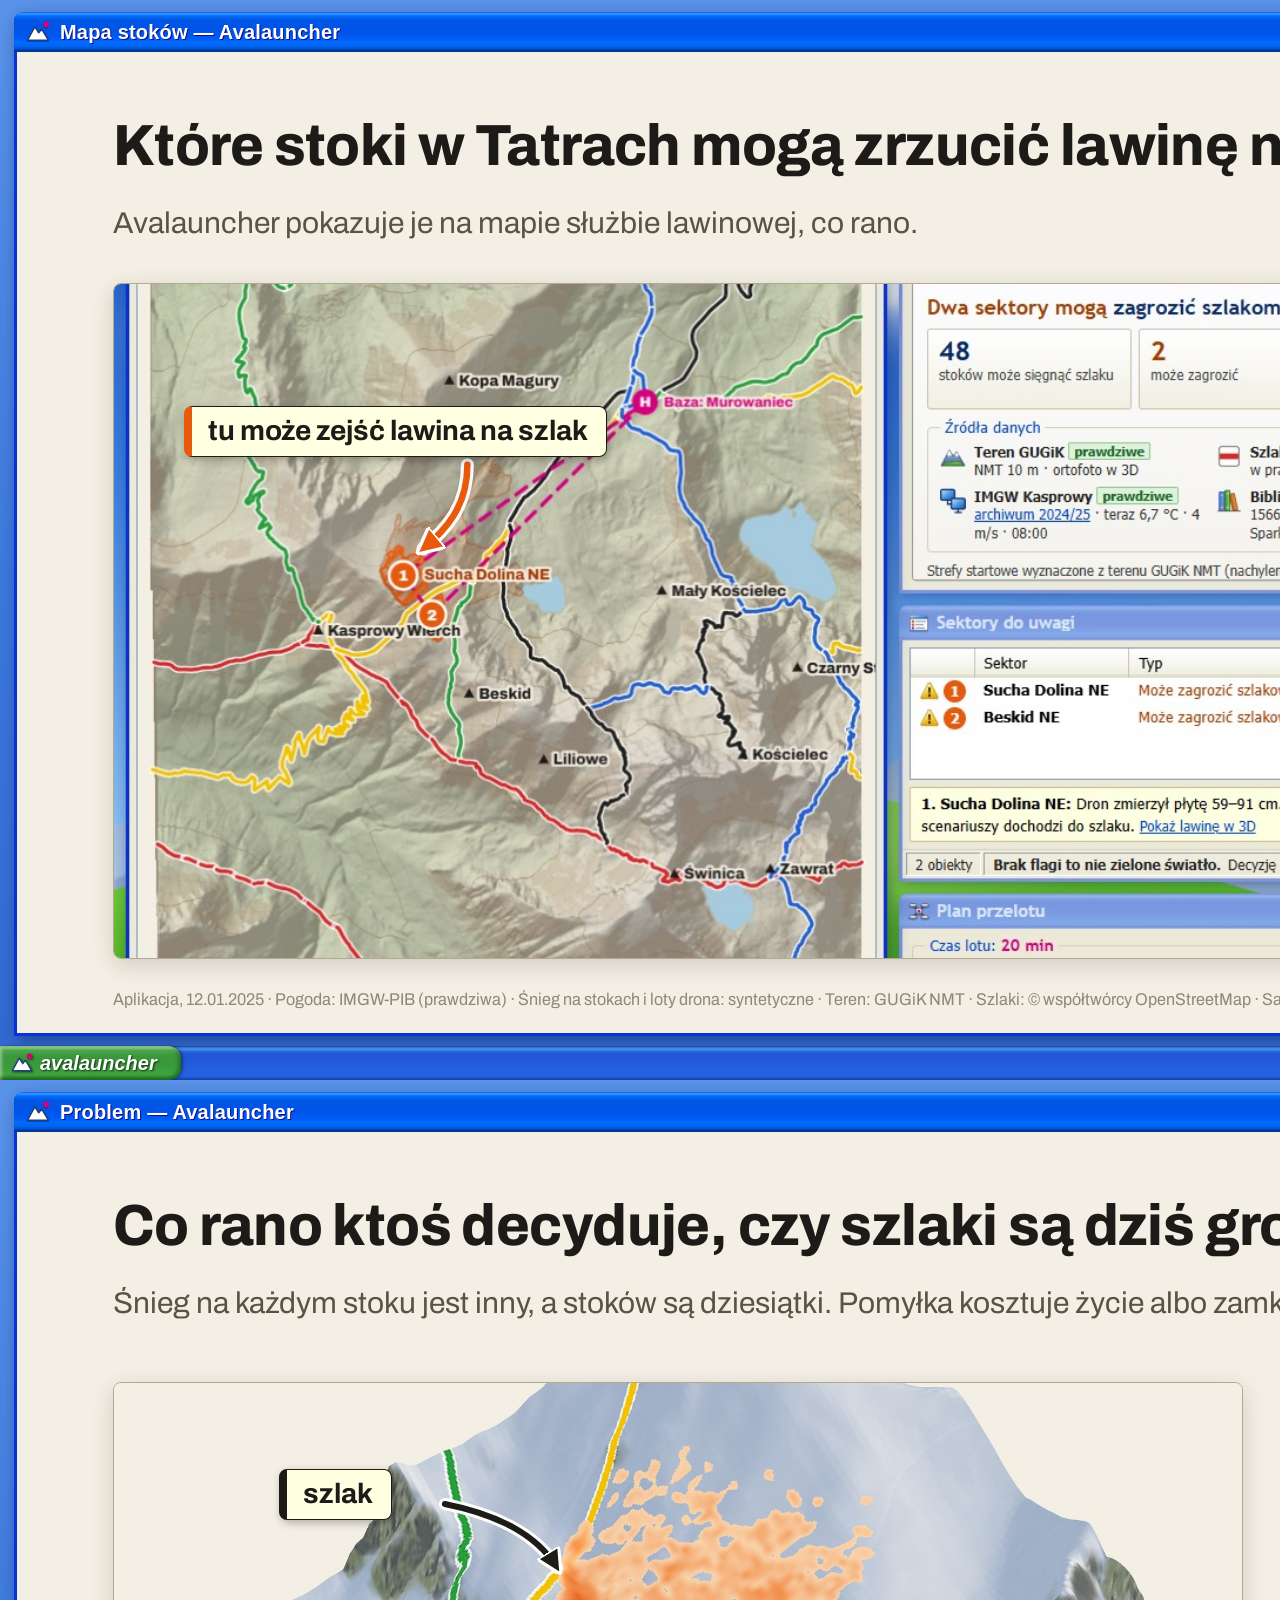
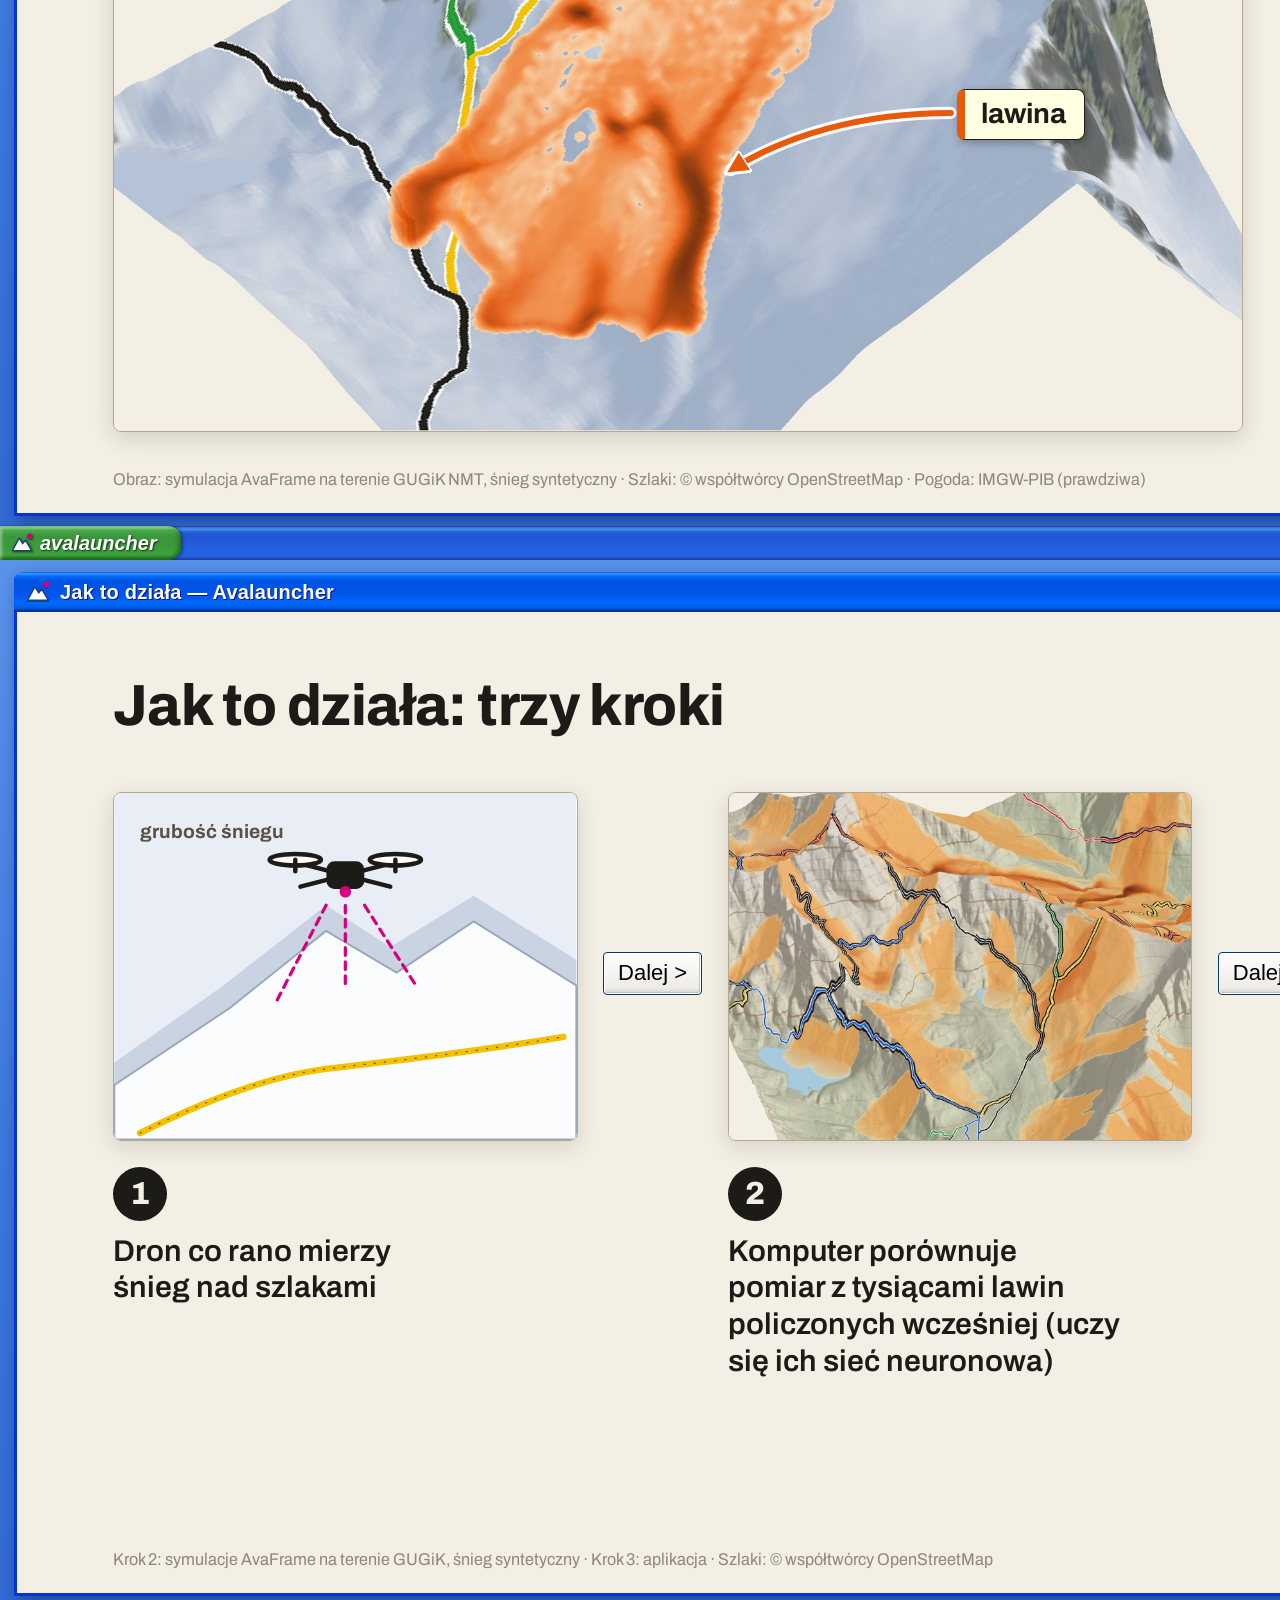
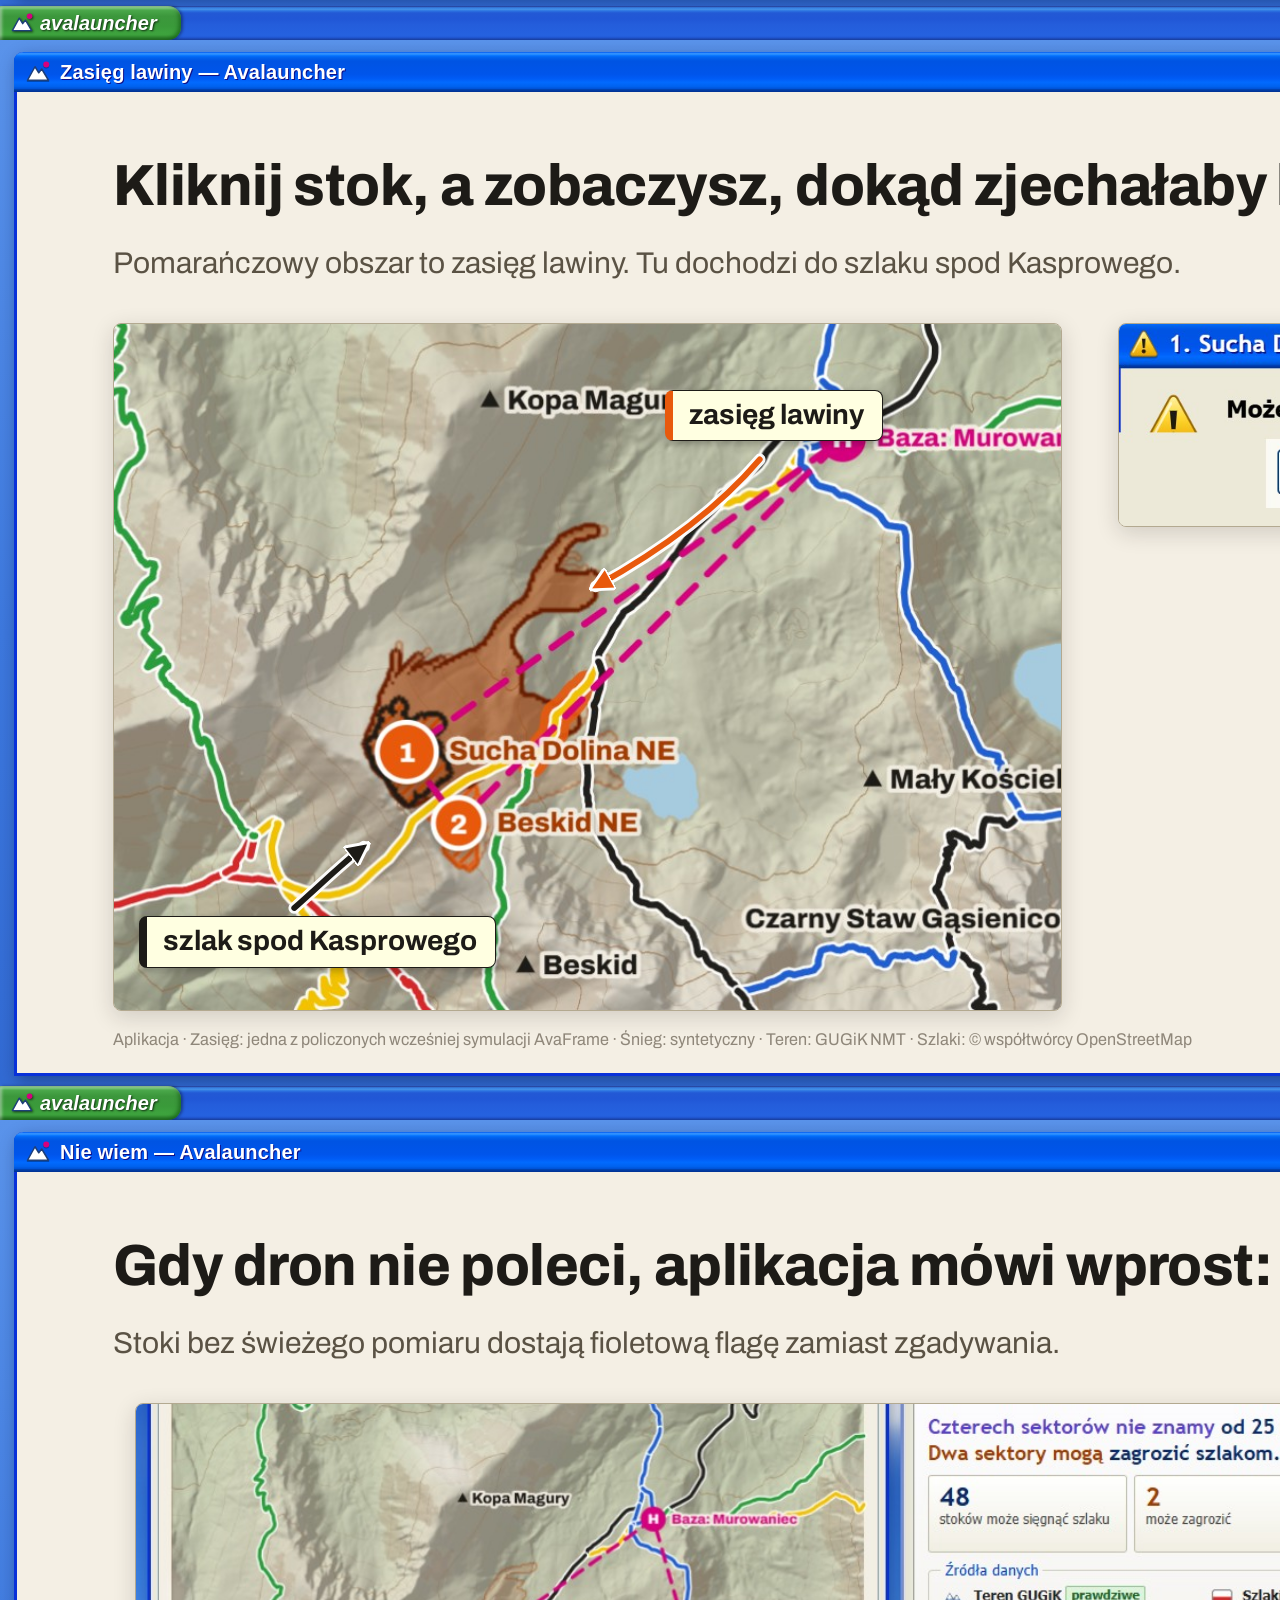
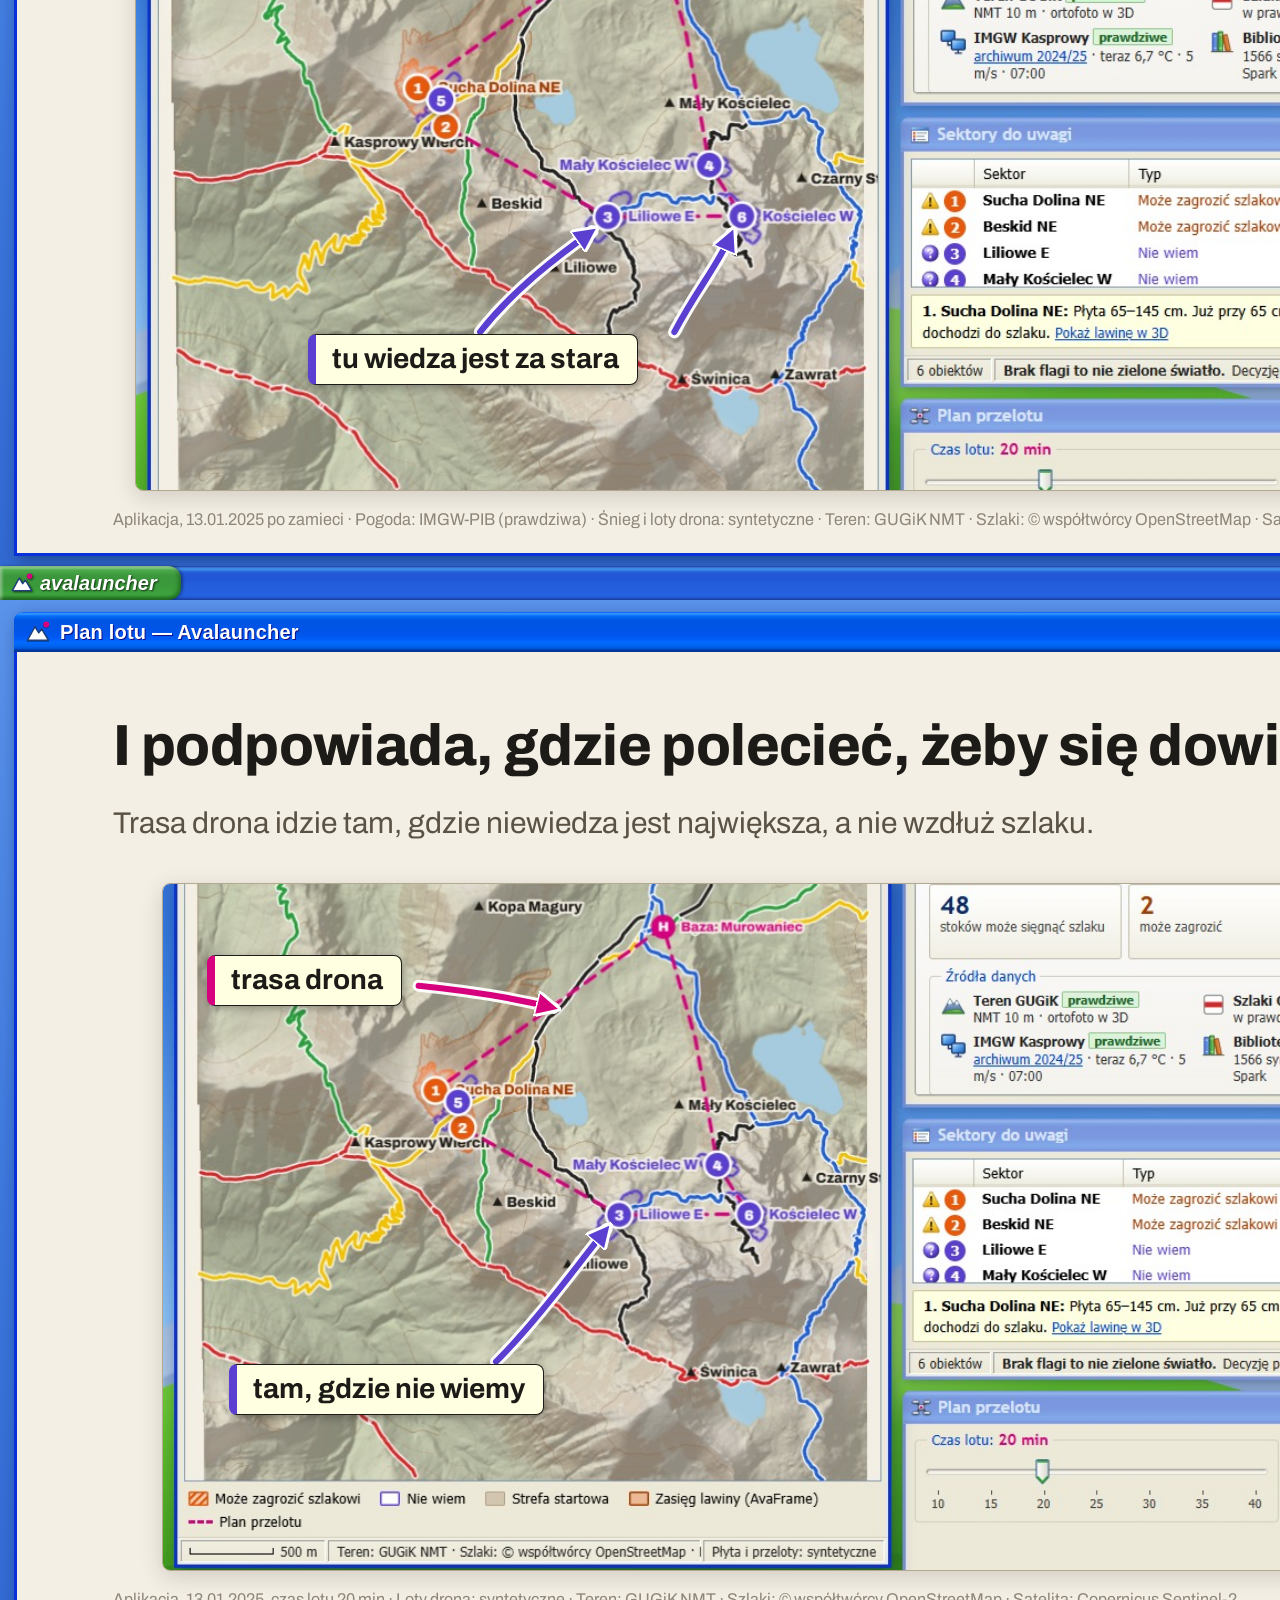
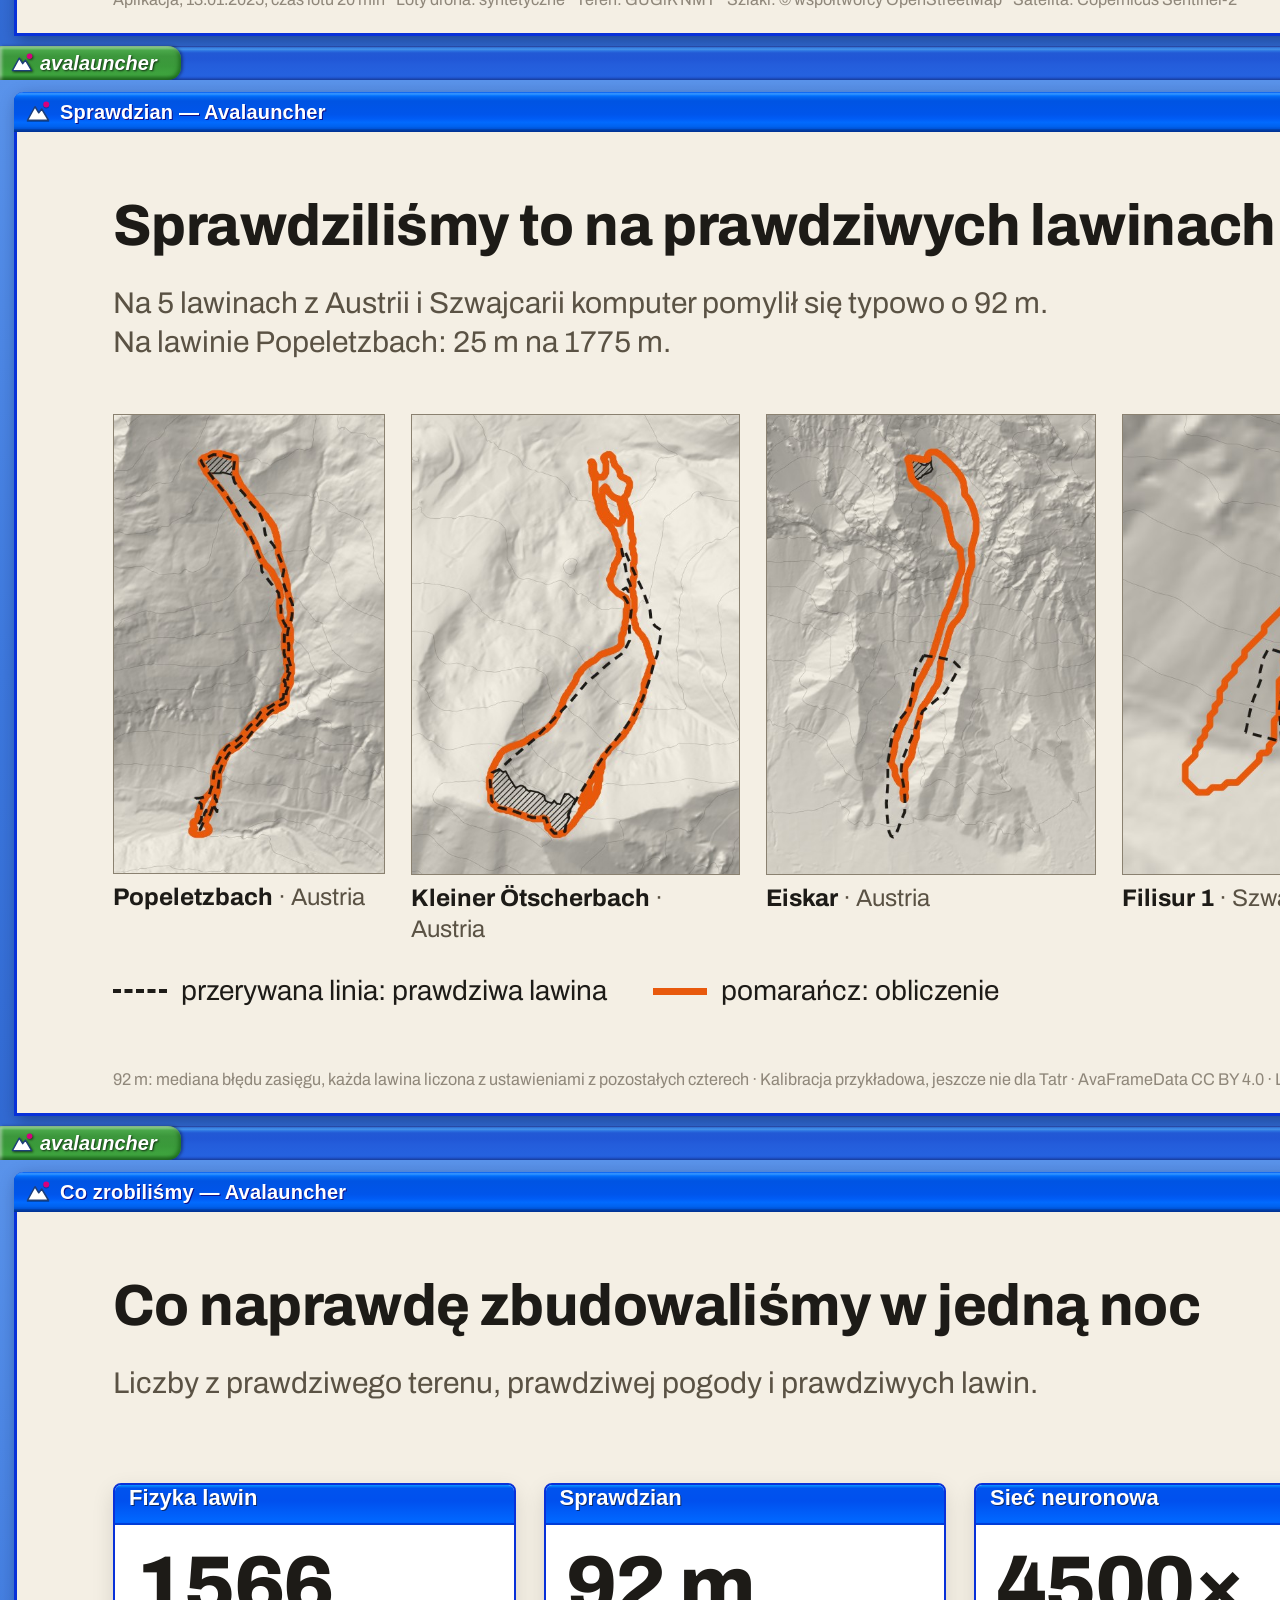
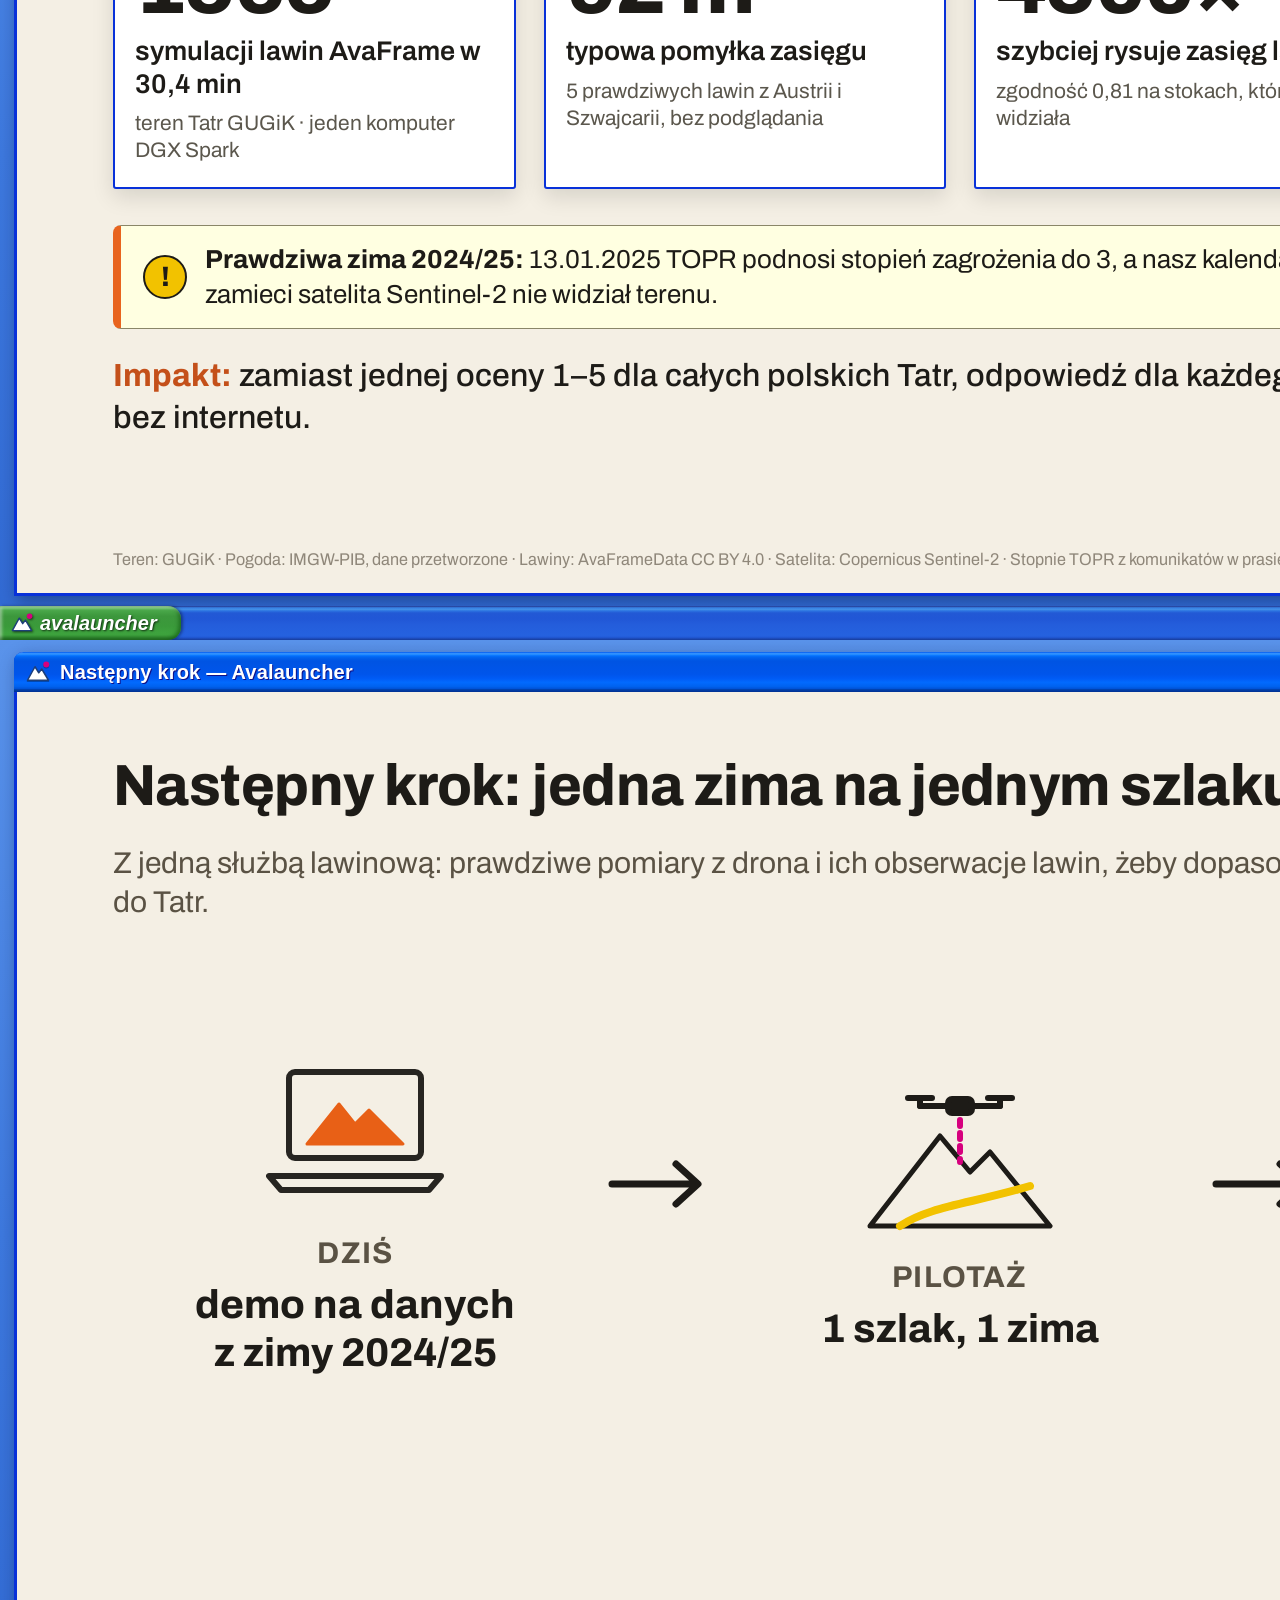
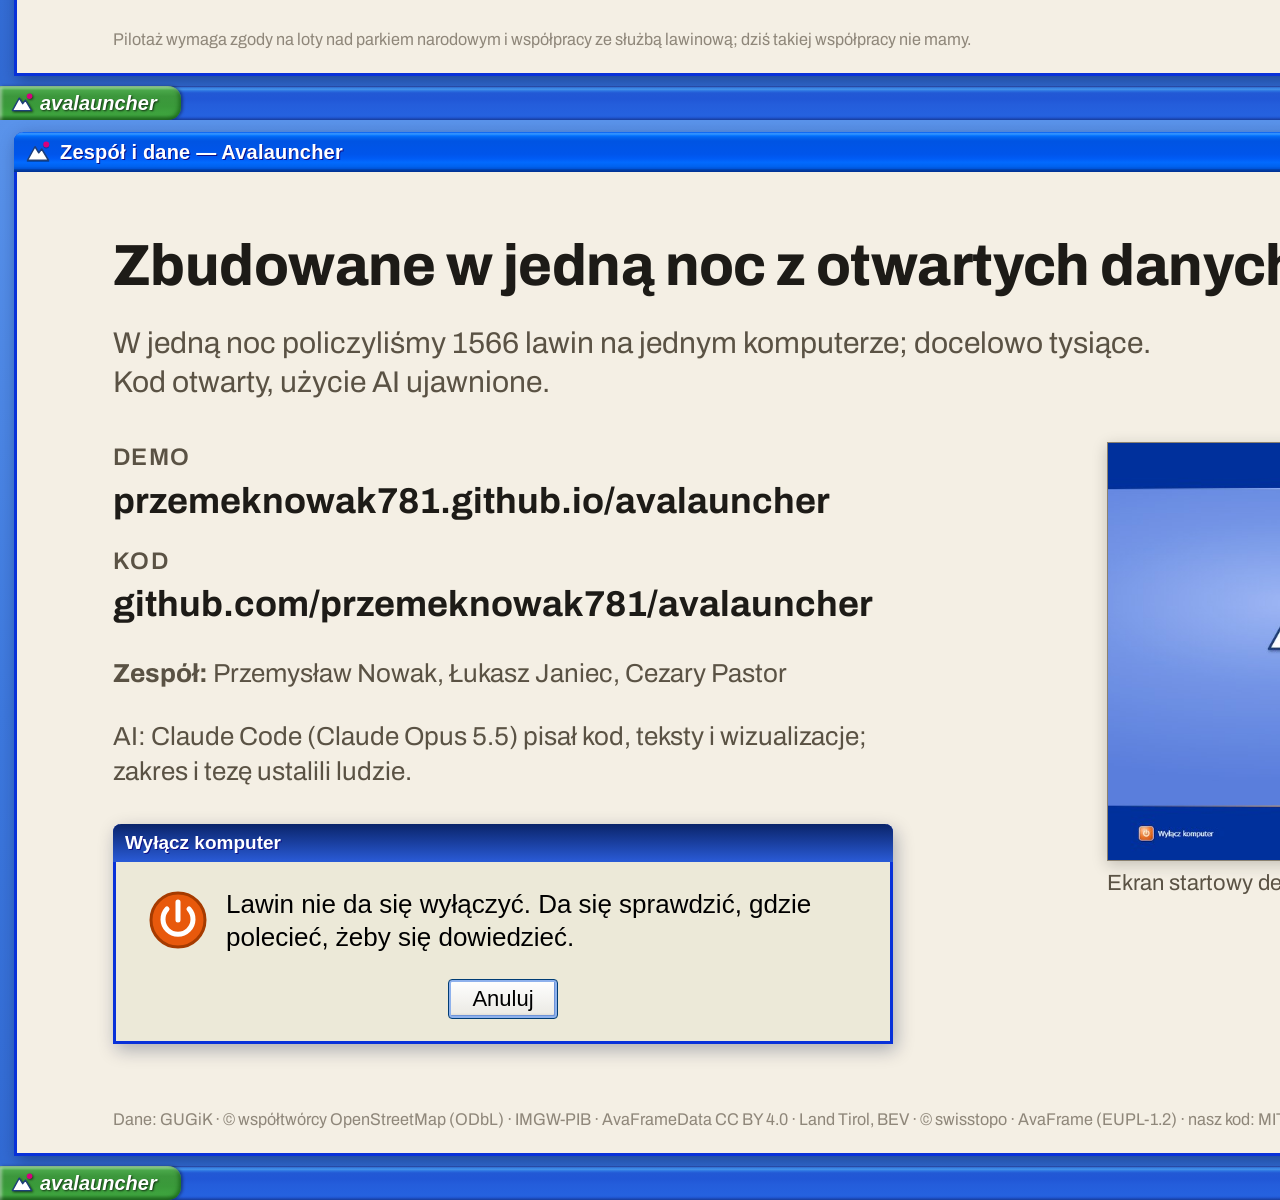
<file: deck/index.html>
<!doctype html>
<html lang="pl">
<head>
<meta charset="utf-8">
<meta name="viewport" content="width=1920">
<title>Avalauncher deck</title>
<style>
@font-face { font-family: "Archivo"; src: url("Archivo-var.ttf") format("truetype"); font-weight: 100 900; font-stretch: 62% 125%; font-display: block; }
@page { size: 1920px 1080px; margin: 0; }
:root {
  --paper: #f4efe4; --paper2: #ebe4d4; --ink: #1d1b17; --ink2: #5a5244;
  --hazard: #e8590c; --hazard-t: #a63b00; --unknown: #5b3fd1; --route: #d6007e;
  --luna: #0831d9; --muted: #8f877a;
  --xp-title: "Trebuchet MS", Tahoma, "Segoe UI", sans-serif;
}
* { box-sizing: border-box; -webkit-print-color-adjust: exact; print-color-adjust: exact; }
html, body { margin: 0; padding: 0; background: #2f64c9; }
body { font-family: "Archivo", sans-serif; color: var(--ink); font-size: 30px; line-height: 1.3; }
.slide { position: relative; width: 1920px; height: 1080px; overflow: hidden; break-inside: avoid;
  background: linear-gradient(180deg, #5a93ea 0%, #3d78dd 55%, #3169d2 100%); }
.slide:not(:last-child) { break-after: page; page-break-after: always; }

/* ---------- XP cues: one window, one taskbar ---------- */
.win { position: absolute; left: 14px; right: 14px; top: 12px; bottom: 44px; display: flex; flex-direction: column;
  background: var(--paper); border: 3px solid var(--luna); border-top: 0; border-radius: 9px 9px 0 0;
  box-shadow: 3px 5px 16px rgba(0, 20, 60, 0.40); }
.tbar { flex: none; height: 40px; margin: 0 -3px; padding: 0 7px 0 12px; display: flex; align-items: center; gap: 10px;
  border-radius: 9px 9px 0 0;
  background: linear-gradient(180deg, #0058ee 0%, #3593ff 4%, #288eff 6%, #127dff 8%, #036ffc 10%, #0262ee 14%, #0057e5 20%, #0054e3 24%, #0055eb 56%, #005bf5 66%, #026afe 76%, #0062ef 86%, #0052d6 92%, #0040ab 94%, #003092 100%); }
.tbar img { width: 24px; height: 24px; filter: drop-shadow(0 1px 0 rgba(0, 0, 0, 0.3)); }
.tbar .tt { flex: 1; font: 700 20px/1 var(--xp-title); color: #fff; text-shadow: 1px 1px 0 #0f1089; letter-spacing: 0.2px; white-space: nowrap; }
.tbtns { display: flex; gap: 3px; }
.tbtns i { width: 29px; height: 29px; border: 1px solid #fff; border-radius: 4px; position: relative;
  background: radial-gradient(circle at 90% 90%, #0054e9 0%, #2263d5 55%, #4479e4 70%, #a3bbec 90%, #fff 100%) no-repeat;
  box-shadow: inset 0 -1px 2px 1px #4646ff; }
.tbtns i::after { content: ""; position: absolute; inset: 0; background: center / 15px 15px no-repeat; }
.tbtns .mn::after { background-image: url("data:image/svg+xml,%3Csvg xmlns='http://www.w3.org/2000/svg' viewBox='0 0 12 12'%3E%3Crect x='2' y='8' width='6' height='2.2' fill='white'/%3E%3C/svg%3E"); }
.tbtns .mx::after { background-image: url("data:image/svg+xml,%3Csvg xmlns='http://www.w3.org/2000/svg' viewBox='0 0 12 12'%3E%3Crect x='2' y='2' width='8' height='8' fill='none' stroke='white' stroke-width='1.4'/%3E%3Crect x='2' y='2' width='8' height='2.4' fill='white'/%3E%3C/svg%3E"); }
.tbtns .cl { margin-left: 3px; background: radial-gradient(circle at 90% 90%, #cc4600 0%, #dc6527 55%, #cd7546 70%, #ffccb2 90%, #fff 100%) no-repeat; box-shadow: inset 0 -1px 2px 1px #da4600; }
.tbtns .cl::after { background-image: url("data:image/svg+xml,%3Csvg xmlns='http://www.w3.org/2000/svg' viewBox='0 0 12 12'%3E%3Cpath d='M2.5 2.5 L9.5 9.5 M9.5 2.5 L2.5 9.5' stroke='white' stroke-width='2'/%3E%3C/svg%3E"); }
.task { position: absolute; left: 0; right: 0; bottom: 0; height: 34px; display: flex; align-items: stretch;
  background: linear-gradient(180deg, #1f2f86 0, #3165c4 3%, #3682e5 6%, #4490e6 10%, #3883e5 12%, #2b71e0 15%, #2663da 18%, #235bd6 20%, #2258d5 23%, #2157d6 38%, #245ddb 54%, #2562df 86%, #245fdc 89%, #2158d4 92%, #1d4ec0 95%, #1941a5 98%); }
.start { display: flex; align-items: center; gap: 7px; padding: 0 24px 0 11px; border-radius: 0 13px 13px 0;
  background: linear-gradient(180deg, #3c8e3c 0%, #5bbd5b 6%, #4aa84a 12%, #3c973c 30%, #3a9a3a 60%, #3fa63f 85%, #2f7f2f 100%);
  box-shadow: inset -2px -2px 4px rgba(0, 60, 0, 0.5), inset 2px 2px 3px rgba(255, 255, 255, 0.45), 2px 0 3px rgba(0, 0, 0, 0.35);
  font: italic 700 20px/1 var(--xp-title); color: #fff; text-shadow: 1px 1px 2px rgba(0, 0, 0, 0.7); }
.start img { width: 22px; height: 22px; filter: drop-shadow(1px 1px 1px rgba(0, 0, 0, 0.6)); }
.task .gap { flex: 1; }
.tray { display: flex; align-items: center; padding: 0 18px; color: #fff; font: 16px/1 Tahoma, "Segoe UI", sans-serif; text-shadow: 0 1px 0 rgba(0, 0, 0, 0.25);
  background: linear-gradient(180deg, #0c59b9 1%, #139ee9 6%, #18b5f2 10%, #139beb 14%, #1290e8 19%, #0d8dea 63%, #0d9ff1 81%, #0f9eed 88%, #119be9 91%, #1392e2 94%, #137ed7 97%, #095bc9 100%);
  border-left: 1px solid #1042af; box-shadow: inset 1px 0 1px #18bbff; }


/* ---------- content: clean paper ---------- */
.c { position: relative; flex: 1; min-height: 0; padding: 64px 96px 22px; display: flex; flex-direction: column; }
h1 { margin: 0 0 30px; font-size: 58px; line-height: 1.04; font-weight: 760; font-stretch: 96%; letter-spacing: -0.01em; text-wrap: balance; }
.sub { margin: -2px 0 40px; font-size: 30px; line-height: 1.3; color: var(--ink2); max-width: 1400px; }
p { margin: 0; }
.foot { margin-top: auto; padding-top: 18px; font-size: 17px; line-height: 1.3; color: var(--muted); font-stretch: 94%; white-space: nowrap; overflow: hidden; text-overflow: ellipsis; }
b, strong { font-weight: 720; }
.nb { white-space: nowrap; }

/* big screenshot with callouts: SVG arrows in crop pixels, labels placed in % of the figure */
.stage { flex: 1; min-height: 0; container-type: size; display: flex; justify-content: center; align-items: flex-start; }
.shot { position: relative; margin: 0; width: min(100cqw, calc(100cqh * var(--ar))); aspect-ratio: var(--ar);
  border: 1px solid #b3a990; border-radius: 8px; box-shadow: 0 6px 22px rgba(29, 27, 23, 0.16); }
.shot > img { display: block; width: 100%; height: 100%; border-radius: 7px; }
.shot > svg { position: absolute; inset: 0; width: 100%; height: 100%; overflow: visible; }
.lab { position: absolute; left: calc(var(--x) / var(--w) * 100%); top: calc(var(--y) / var(--h) * 100%);
  padding: 8px 18px 9px 16px; font-size: 28px; line-height: 1.15; font-weight: 700; white-space: nowrap; color: var(--ink);
  background: #ffffe1; border-radius: 8px; border: 1px solid #1d1b17; border-left: 8px solid var(--c); box-shadow: 2px 3px 8px rgba(0, 0, 0, 0.28); }
.lab.hz { --c: var(--hazard); } .lab.uk { --c: var(--unknown); } .lab.rt { --c: var(--route); } .lab.ink { --c: var(--ink); }
.arr path { fill: none; stroke-linecap: round; }
.arr .halo { stroke: #fff; stroke-width: 11; opacity: 0.95; }
.arr .hz { stroke: var(--hazard); } .arr .uk { stroke: var(--unknown); } .arr .rt { stroke: var(--route); } .arr .ink { stroke: var(--ink); }
.arr .ln { stroke-width: 5.5; }

/* slide 4: map + one inset */
.s4 .stage { display: grid; grid-template-columns: auto 620px; gap: 56px; justify-content: start; align-items: start; }
.s4 .inset { width: 620px; }

/* slide 2 */
.s2 .stage { display: grid; grid-template-columns: 1fr 500px; gap: 64px; align-items: center; }
.s2 .pic { height: 100%; min-height: 0; container-type: size; display: flex; justify-content: flex-start; align-items: center; }
/* XP warning dialog (CSS only) */
.dlg { background: #ece9d8; border: 3px solid var(--luna); border-top: 0; border-radius: 8px 8px 0 0; box-shadow: 3px 6px 18px rgba(0, 20, 60, 0.30); }
.dlg .dt { height: 38px; margin: 0 -3px; padding: 0 12px; display: flex; align-items: center; border-radius: 8px 8px 0 0; font: 700 19px/1 var(--xp-title); color: #fff; text-shadow: 1px 1px 0 #0f1089;
  background: linear-gradient(180deg, #0058ee 0%, #3593ff 5%, #127dff 9%, #0262ee 15%, #0054e3 25%, #0055eb 56%, #026afe 76%, #0052d6 92%, #003092 100%); }
.dlg .db { display: grid; grid-template-columns: 72px 1fr; gap: 20px; padding: 26px 26px 10px; font: 26px/1.3 Tahoma, "Segoe UI", sans-serif; color: #000; }
.dlg .db svg { width: 72px; height: 64px; }
.dlg .db b { display: block; font-size: 28px; margin-bottom: 6px; }
.dlg .bt { display: flex; justify-content: center; padding: 14px 0 22px; }
.xpbtn { display: inline-block; min-width: 110px; padding: 7px 22px; text-align: center; font: 22px/1.1 Tahoma, "Segoe UI", sans-serif; color: #000; background: linear-gradient(180deg, #fff 0%, #ecebe6 86%, #d6d0c5 100%); border: 1px solid #003c74; border-radius: 4px; box-shadow: inset 0 0 0 1px #fff, inset -1px -1px 0 1px #c8c3b7; white-space: nowrap; }
.xpbtn.def { box-shadow: inset 0 0 0 2px #8eb1ec, inset -1px -1px 0 2px #6d93d8; }

/* slide 3: three tiles */
.s3 h1 { margin-bottom: 56px; }
.tiles { display: grid; grid-template-columns: 1fr 150px 1fr 150px 1fr; align-items: start; }
.tile .pic { width: 100%; aspect-ratio: 4 / 3; border: 1px solid #b3a990; border-radius: 8px; box-shadow: 0 6px 22px rgba(29, 27, 23, 0.14); overflow: hidden; background: #fff; }
.tile .pic img, .tile .pic svg { display: block; width: 100%; height: 100%; }
.tile .n { display: inline-grid; place-items: center; width: 54px; height: 54px; border-radius: 50%; background: var(--ink); color: var(--paper);
  font-size: 32px; font-weight: 800; margin: 26px 0 12px; }
.tile p { font-size: 30px; line-height: 1.22; font-weight: 600; text-wrap: balance; }
.tiles .go { align-self: start; justify-self: center; margin-top: 160px; min-width: 0; padding: 8px 14px; }
.s3 .foot, .s7 .foot, .s9 .foot { margin-top: auto; }

/* slide 7: five panels */
.s7 .row { margin-top: 12px; display: grid; grid-template-columns: 0.825fr 1fr 1fr 1fr 1fr; gap: 26px; align-items: start; }
.s7 figure { margin: 0; }
.s7 figure img { display: block; width: 100%; height: auto; border: 1px solid #8a8170; }
.s7 figcaption { font-size: 24px; margin-top: 8px; color: var(--ink2); }
.s7 figcaption b { color: var(--ink); }
.s7 .legend { display: flex; gap: 46px; font-size: 28px; margin-top: 28px; align-items: center; }
.s7 .legend span { display: inline-flex; gap: 14px; align-items: center; }
.ln-obs { width: 54px; border-top: 4px dashed var(--ink); display: inline-block; }
.ln-calc { width: 54px; border-top: 7px solid var(--hazard); display: inline-block; }

/* slide 8: two columns */
.cols { display: grid; grid-template-columns: 1fr 1fr; gap: 80px; margin-top: 10px; }
.col { border-top: 6px solid var(--ink); padding-top: 22px; }
.col.sim { border-top-color: var(--unknown); }
.col h2 { margin: 0 0 26px; font-size: 40px; font-weight: 760; font-stretch: 100%; }
.col.sim h2 { color: var(--unknown); }
.item { display: grid; grid-template-columns: 76px 1fr; gap: 24px; align-items: center; margin-bottom: 28px; }
.item svg { width: 76px; height: 76px; }
.item b { display: block; font-size: 36px; line-height: 1.15; }
.item span { font-size: 28px; color: var(--ink2); }
.offline { margin-top: 10px; display: flex; gap: 26px; align-items: center; padding: 20px 26px; background: #fbf8f1; border: 2px solid #d4cbb8; border-radius: 10px; font-size: 32px; }
.offline svg { width: 84px; height: 64px; flex: none; }

/* slide 9: timeline */
.tl { display: grid; grid-template-columns: 1fr 120px 1fr 120px 1fr; align-items: center; margin-top: 90px; }
.st { text-align: center; }
.st svg { width: 200px; height: 160px; display: block; margin: 0 auto 22px; }
.st em { display: block; font-style: normal; font-size: 30px; font-weight: 700; color: var(--ink2); letter-spacing: 0.04em; text-transform: uppercase; margin-bottom: 8px; }
.st b { display: block; font-size: 40px; line-height: 1.18; font-weight: 740; }
.st.now svg { opacity: 0.95; }
.tl .go { width: 120px; height: 70px; margin-top: -60px; }

/* slide 10 */
.s10 .row { flex: 1; min-height: 0; display: grid; grid-template-columns: 1fr 700px; gap: 80px; align-items: start; margin-top: 0; }
.links { display: grid; gap: 22px; }
.links div { font-size: 36px; font-weight: 700; }
.links div span { display: block; font-size: 24px; font-weight: 600; color: var(--ink2); text-transform: uppercase; letter-spacing: 0.06em; margin-bottom: 4px; }
.ai { font-size: 26px; color: var(--ink2); margin-top: 28px; line-height: 1.35; max-width: 820px; }
.s10 figure { margin: 0; }
.s10 figure img { display: block; width: 100%; height: auto; border: 1px solid #8a8170; box-shadow: 0 4px 14px rgba(29, 27, 23, 0.22); }
.s10 figcaption { font-size: 22px; color: var(--ink2); margin-top: 8px; }
.slogan { margin-top: 34px; max-width: 780px; }
.s10 .dlg .db { grid-template-columns: 64px 1fr; font-size: 26px; }
.dlg.off .dt { background: linear-gradient(180deg, #0a246a 0%, #2a5bd7 100%); }
.s10 .dlg .bt { gap: 16px; }

.s8 .t8{display:grid;grid-template-columns:repeat(4,1fr);gap:28px;margin-top:40px}
.s8 .t8t{background:#fff;border:2px solid #0831d9;border-radius:8px 8px 3px 3px;overflow:hidden;box-shadow:0 8px 22px rgba(0,0,0,.12)}
.s8 .t8b{height:40px;line-height:40px;padding:0 14px;color:#fff;font:bold 22px "Trebuchet MS",sans-serif;text-shadow:1px 1px #0b2a6b;
  background:linear-gradient(#0997ff,#0053ee 8%,#0050ee 40%,#06f 88%,#06f 93%,#005bff 95%,#003dd7 96%,#003dd7)}
.s8 .t8n{font-size:82px;font-weight:800;letter-spacing:-.02em;padding:18px 20px 0;color:#1d1b17;line-height:1.05}
.s8 .t8l{font-size:27px;font-weight:600;padding:6px 20px 0;line-height:1.2}
.s8 .t8r{font-size:21px;color:#5b574d;padding:10px 20px 22px;line-height:1.3}
.s8 .r8{display:flex;gap:18px;align-items:center;margin-top:36px;background:#ffffe1;border:1px solid #8a8668;border-left:8px solid #e8641e;border-radius:8px;padding:16px 22px;font-size:26px;line-height:1.35}
.s8 .r8i{flex:none;width:44px;height:44px;border-radius:50%;background:#f2c200;border:2px solid #1d1b17;display:grid;place-items:center;font-weight:800;font-size:28px}
.s8 .i8{margin-top:26px;font-size:32px;line-height:1.3;font-weight:500}
.s8 .i8 b{color:#c4501a}
</style>
</head>
<body>
<svg width="0" height="0" style="position:absolute" aria-hidden="true">
  <defs>
    <marker id="mhz" viewBox="0 0 10 10" refX="7" refY="5" markerWidth="4.2" markerHeight="4.2" orient="auto-start-reverse"><path d="M0 0 L10 5 L0 10 Z" fill="#e8590c" stroke="#fff" stroke-width="1.2"/></marker>
    <marker id="muk" viewBox="0 0 10 10" refX="7" refY="5" markerWidth="4.2" markerHeight="4.2" orient="auto-start-reverse"><path d="M0 0 L10 5 L0 10 Z" fill="#5b3fd1" stroke="#fff" stroke-width="1.2"/></marker>
    <marker id="mrt" viewBox="0 0 10 10" refX="7" refY="5" markerWidth="4.2" markerHeight="4.2" orient="auto-start-reverse"><path d="M0 0 L10 5 L0 10 Z" fill="#d6007e" stroke="#fff" stroke-width="1.2"/></marker>
    <marker id="mink" viewBox="0 0 10 10" refX="7" refY="5" markerWidth="4.2" markerHeight="4.2" orient="auto-start-reverse"><path d="M0 0 L10 5 L0 10 Z" fill="#1d1b17" stroke="#fff" stroke-width="1.2"/></marker>
  </defs>
</svg>

<!-- 1 -->
<section class="slide s1" data-label="Mapa stoków">
  <div class="c">
    <h1>Które stoki w Tatrach mogą zrzucić lawinę na szlak</h1>
    <p class="sub">Avalauncher pokazuje je na mapie służbie lawinowej, co rano.</p>
    <div class="stage">
      <figure class="shot" style="--ar:1440/575; --w:1440; --h:575">
        <img src="img/v2_s1.jpg" alt="Avalauncher: mapa Hali Gąsienicowej z dwoma pomarańczowymi stokami nad szlakiem">
        <svg class="arr" viewBox="0 0 1440 575" aria-hidden="true">
          <path class="halo" d="M300 154 C 300 191, 280 211, 262 226"/>
          <path class="ln hz" d="M300 154 C 300 191, 280 211, 262 226" marker-end="url(#mhz)"/>
        </svg>
        <div class="lab hz" style="--x:60; --y:104">tu może zejść lawina na szlak</div>
      </figure>
    </div>
    <p class="foot">Aplikacja, 12.01.2025 · Pogoda: IMGW-PIB (prawdziwa) · Śnieg na stokach i loty drona: syntetyczne · Teren: GUGiK NMT · Szlaki: © współtwórcy OpenStreetMap · Satelita: Copernicus Sentinel-2</p>
  </div>
</section>

<!-- 2 -->
<section class="slide s2" data-label="Problem">
  <div class="c">
    <h1>Co rano ktoś decyduje, czy szlaki są dziś groźne</h1>
    <p class="sub">Śnieg na każdym stoku jest inny, a stoków są dziesiątki. Pomyłka kosztuje życie albo zamknięty szlak.</p>
    <div class="stage">
      <div class="pic">
        <figure class="shot" style="--ar:1800/1035; --w:1024; --h:589">
          <img src="img/s2_hero_s22.jpg" alt="Symulowana lawina ze stoku Sucha Dolina przecina żółty szlak">
          <svg class="arr" viewBox="0 0 1024 589" aria-hidden="true">
            <path class="halo" d="M300 110 C 350 120, 385 140, 402 168"/>
            <path class="ln ink" d="M300 110 C 350 120, 385 140, 402 168" marker-end="url(#mink)"/>
            <path class="halo" d="M760 300 C 680 300, 610 320, 560 352"/>
            <path class="ln hz" d="M760 300 C 680 300, 610 320, 560 352" marker-end="url(#mhz)"/>
          </svg>
          <div class="lab ink" style="--x:150; --y:78; --w:1024; --h:589">szlak</div>
          <div class="lab hz" style="--x:765; --y:278; --w:1024; --h:589">lawina</div>
        </figure>
      </div>
      <div class="dlg"><div class="dt">Ostrzeżenie</div><div class="db"><svg viewBox="0 0 72 64" aria-hidden="true"><path d="M36 4 L69 60 H3 Z" fill="#f7d417" stroke="#8a6a00" stroke-width="3" stroke-linejoin="round"/><path d="M36 22 V42" stroke="#1d1b17" stroke-width="7" stroke-linecap="round"/><circle cx="36" cy="51" r="4" fill="#1d1b17"/></svg><div><b>Zamieć na Kasprowym</b>34 cm nowego śniegu w 3 dni<br>(IMGW, styczeń 2025)</div></div><div class="bt"><span class="xpbtn def">OK</span></div></div>
    </div>
    <p class="foot">Obraz: symulacja AvaFrame na terenie GUGiK NMT, śnieg syntetyczny · Szlaki: © współtwórcy OpenStreetMap · Pogoda: IMGW-PIB (prawdziwa)</p>
  </div>
</section>

<!-- 3 -->
<section class="slide s3" data-label="Jak to działa">
  <div class="c">
    <h1>Jak to działa: trzy kroki</h1>
    <div class="tiles">
      <div class="tile">
        <div class="pic">
          <svg viewBox="0 0 720 540" aria-label="Dron nad zaśnieżonym stokiem">
            <rect width="720" height="540" fill="#e9eef6"/>
            <path d="M0 540 L0 420 L170 300 L330 175 L430 240 L560 160 L720 260 L720 540 Z" fill="#c9d3e2"/>
            <path d="M0 540 L0 455 L180 335 L330 215 L440 280 L560 200 L720 300 L720 540 Z" fill="#fbfcfe" stroke="#9aa7bb" stroke-width="3"/>
            <path d="M40 530 C 160 470, 250 440, 330 430 S 520 410, 700 380" fill="none" stroke="#f2c200" stroke-width="10" stroke-linecap="round"/>
            <path d="M40 530 C 160 470, 250 440, 330 430 S 520 410, 700 380" fill="none" stroke="#7a5c00" stroke-width="2" stroke-dasharray="2 14" stroke-linecap="round"/>
            <g stroke="#d6007e" stroke-width="5" stroke-dasharray="12 10" fill="none" stroke-linecap="round">
              <path d="M330 175 L250 330"/><path d="M360 175 L360 300"/><path d="M390 175 L470 300"/>
            </g>
            <g transform="translate(360 128)" stroke="#1d1b17" stroke-width="7" stroke-linecap="round" fill="none">
              <path d="M-70 -18 L70 18 M-70 18 L70 -18"/>
              <rect x="-26" y="-18" width="52" height="36" rx="9" fill="#1d1b17"/>
              <ellipse cx="-78" cy="-24" rx="40" ry="9" fill="#fff"/><ellipse cx="78" cy="-24" rx="40" ry="9" fill="#fff"/>
              <ellipse cx="-78" cy="24" rx="40" ry="9" fill="#fff" opacity="0"/>
              <path d="M-78 -24 V-6 M78 -24 V-6"/>
              <circle cx="0" cy="26" r="9" fill="#d6007e" stroke="none"/>
            </g>
            <g fill="#5a5244" font-family="Archivo, sans-serif" font-size="30" font-weight="700">
              <text x="40" y="70">grubość śniegu</text>
            </g>
          </svg>
        </div>
        <span class="n">1</span>
        <p>Dron co rano mierzy śnieg nad szlakami</p>
      </div>
      <span class="go xpbtn">Dalej &gt;</span>
      <div class="tile">
        <div class="pic"><img src="img/v2_t2.jpg" alt="Dziesiątki pomarańczowych torów policzonych lawin na mapie 3D"></div>
        <span class="n">2</span>
        <p>Komputer porównuje pomiar z tysiącami lawin policzonych wcześniej (uczy się ich sieć neuronowa)</p>
      </div>
      <span class="go xpbtn">Dalej &gt;</span>
      <div class="tile">
        <div class="pic"><img src="img/v2_t3.jpg" alt="Mapa w aplikacji z pomarańczowymi stokami"></div>
        <span class="n">3</span>
        <p>Mapa pokazuje stoki, które mogą zagrozić szlakowi</p>
      </div>
    </div>
    <p class="foot">Krok 2: symulacje AvaFrame na terenie GUGiK, śnieg syntetyczny · Krok 3: aplikacja · Szlaki: © współtwórcy OpenStreetMap</p>
  </div>
</section>

<!-- 4 -->
<section class="slide s4" data-label="Zasięg lawiny">
  <div class="c">
    <h1>Kliknij stok, a zobaczysz, dokąd zjechałaby lawina</h1>
    <p class="sub">Pomarańczowy obszar to zasięg lawiny. Tu dochodzi do szlaku spod Kasprowego.</p>
    <div class="stage">
      <figure class="shot" style="--ar:894/648; --w:894; --h:648">
        <img src="img/v3_s4_map.jpg" alt="Mapa po kliknięciu stoku Sucha Dolina NE: pomarańczowy zasięg lawiny dochodzi do żółtego szlaku">
        <svg class="arr" viewBox="0 0 894 648" aria-hidden="true">
          <path class="halo" d="M610 128 C 570 175, 515 215, 455 248"/>
          <path class="ln hz" d="M610 128 C 570 175, 515 215, 455 248" marker-end="url(#mhz)"/>
          <path class="halo" d="M170 552 C 195 530, 215 510, 236 494"/>
          <path class="ln ink" d="M170 552 C 195 530, 215 510, 236 494" marker-end="url(#mink)"/>
        </svg>
        <div class="lab hz" style="--x:520; --y:62">zasięg lawiny</div>
        <div class="lab ink" style="--x:24; --y:560">szlak spod Kasprowego</div>
      </figure>
      <figure class="shot inset" style="--ar:749/246"><img src="img/v3_s4_dlg.jpg" alt="Okno stoku: Może zagrozić szlakowi, przycisk Pokaż lawinę w 3D"></figure>
    </div>
    <p class="foot">Aplikacja · Zasięg: jedna z policzonych wcześniej symulacji AvaFrame · Śnieg: syntetyczny · Teren: GUGiK NMT · Szlaki: © współtwórcy OpenStreetMap</p>
  </div>
</section>

<!-- 5 -->
<section class="slide s5" data-label="Nie wiem">
  <div class="c">
    <h1>Gdy dron nie poleci, aplikacja mówi wprost: nie wiem</h1>
    <p class="sub">Stoki bez świeżego pomiaru dostają fioletową flagę zamiast zgadywania.</p>
    <div class="stage">
      <figure class="shot" style="--ar:1440/600; --w:1440; --h:600">
        <img src="img/v2_s5.jpg" alt="Drugi dzień, zamieć: cztery stoki z fioletową flagą nie wiem">
        <svg class="arr" viewBox="0 0 1440 600" aria-hidden="true">
          <path class="halo" d="M300 462 C 330 424, 370 394, 398 374"/>
          <path class="ln uk" d="M300 462 C 330 424, 370 394, 398 374" marker-end="url(#muk)"/>
          <path class="halo" d="M470 462 C 490 424, 508 404, 520 376"/>
          <path class="ln uk" d="M470 462 C 490 424, 508 404, 520 376" marker-end="url(#muk)"/>
        </svg>
        <div class="lab uk" style="--x:150; --y:464">tu wiedza jest za stara</div>
      </figure>
    </div>
    <p class="foot">Aplikacja, 13.01.2025 po zamieci · Pogoda: IMGW-PIB (prawdziwa) · Śnieg i loty drona: syntetyczne · Teren: GUGiK NMT · Szlaki: © współtwórcy OpenStreetMap · Satelita: Copernicus Sentinel-2</p>
  </div>
</section>

<!-- 6 -->
<section class="slide s6" data-label="Plan lotu">
  <div class="c">
    <h1>I podpowiada, gdzie polecieć, żeby się dowiedzieć</h1>
    <p class="sub">Trasa drona idzie tam, gdzie niewiedza jest największa, a nie wzdłuż szlaku.</p>
    <div class="stage">
      <figure class="shot" style="--ar:1440/620; --w:1440; --h:620">
        <img src="img/v2_s6.jpg" alt="Magentowa trasa drona prowadzi do stoków z fioletową flagą">
        <svg class="arr" viewBox="0 0 1440 620" aria-hidden="true">
          <path class="halo" d="M230 92 C 280 97, 320 104, 352 112"/>
          <path class="ln rt" d="M230 92 C 280 97, 320 104, 352 112" marker-end="url(#mrt)"/>
          <path class="halo" d="M300 432 C 340 392, 375 342, 400 312"/>
          <path class="ln uk" d="M300 432 C 340 392, 375 342, 400 312" marker-end="url(#muk)"/>
        </svg>
        <div class="lab rt" style="--x:40; --y:64">trasa drona</div>
        <div class="lab uk" style="--x:60; --y:434">tam, gdzie nie wiemy</div>
      </figure>
    </div>
    <p class="foot">Aplikacja, 13.01.2025, czas lotu 20 min · Loty drona: syntetyczne · Teren: GUGiK NMT · Szlaki: © współtwórcy OpenStreetMap · Satelita: Copernicus Sentinel-2</p>
  </div>
</section>

<!-- 7 -->
<section class="slide s7" data-label="Sprawdzian">
  <div class="c">
    <h1>Sprawdziliśmy to na prawdziwych lawinach</h1>
    <p class="sub">Na 5 lawinach z Austrii i Szwajcarii komputer pomylił się typowo o 92 m.<br>Na lawinie Popeletzbach: 25 m na 1775 m.</p>
    <div class="row">
      <figure><img src="img/v2_p1.jpg" alt="Popeletzbach"><figcaption><b>Popeletzbach</b> · Austria</figcaption></figure>
      <figure><img src="img/v2_p2.jpg" alt="Kleiner Ötscherbach"><figcaption><b>Kleiner Ötscherbach</b> · Austria</figcaption></figure>
      <figure><img src="img/v2_p3.jpg" alt="Eiskar"><figcaption><b>Eiskar</b> · Austria</figcaption></figure>
      <figure><img src="img/v2_p4.jpg" alt="Filisur 1"><figcaption><b>Filisur 1</b> · Szwajcaria</figcaption></figure>
      <figure><img src="img/v2_p5.jpg" alt="Filisur 2"><figcaption><b>Filisur 2</b> · Szwajcaria</figcaption></figure>
    </div>
    <div class="legend"><span><i class="ln-obs"></i>przerywana linia: prawdziwa lawina</span><span><i class="ln-calc"></i>pomarańcz: obliczenie</span></div>
    <p class="foot">92 m: mediana błędu zasięgu, każda lawina liczona z ustawieniami z pozostałych czterech · Kalibracja przykładowa, jeszcze nie dla Tatr · AvaFrameData CC BY 4.0 · Land Tirol, BEV · © swisstopo · pełna lista: docs/10</p>
  </div>
</section>

<!-- 8 -->
<section class="slide s8" data-label="Co zrobiliśmy">
  <div class="c">
    <h1>Co naprawdę zbudowaliśmy w jedną noc</h1>
    <p class="sub">Liczby z prawdziwego terenu, prawdziwej pogody i prawdziwych lawin.</p>
    <div class="t8">
      <div class="t8t"><div class="t8b">Fizyka lawin</div><div class="t8n">1566</div><div class="t8l">symulacji lawin AvaFrame w 30,4 min</div><div class="t8r">teren Tatr GUGiK · jeden komputer DGX Spark</div></div>
      <div class="t8t"><div class="t8b">Sprawdzian</div><div class="t8n">92 m</div><div class="t8l">typowa pomyłka zasięgu</div><div class="t8r">5 prawdziwych lawin z Austrii i Szwajcarii, bez podglądania</div></div>
      <div class="t8t"><div class="t8b">Sieć neuronowa</div><div class="t8n">4500×</div><div class="t8l">szybciej rysuje zasięg lawiny</div><div class="t8r">zgodność 0,81 na stokach, których nie widziała</div></div>
      <div class="t8t"><div class="t8b">Plan lotu (RL)</div><div class="t8n">10,4 mln</div><div class="t8l">symulowanych poranków treningu</div><div class="t8r">remis z prostszym planem, więc zostaje prostszy</div></div>
    </div>
    <div class="r8"><span class="r8i">!</span><span><b>Prawdziwa zima 2024/25:</b> 13.01.2025 TOPR podnosi stopień zagrożenia do 3, a nasz kalendarz zapala tego dnia 12 stoków. W dniach zamieci satelita Sentinel-2 nie widział terenu.</span></div>
    <p class="i8"><b>Impakt:</b> zamiast jednej oceny 1–5 dla całych polskich Tatr, odpowiedź dla każdego stoku zaraz po pomiarze, także bez internetu.</p>
    <p class="foot">Teren: GUGiK · Pogoda: IMGW-PIB, dane przetworzone · Lawiny: AvaFrameData CC BY 4.0 · Satelita: Copernicus Sentinel-2 · Stopnie TOPR z komunikatów w prasie · Śnieg na stokach i loty drona: symulowane · liczby: docs/12</p>
  </div>
</section>

<!-- 9 -->
<section class="slide s9" data-label="Następny krok">
  <div class="c">
    <h1>Następny krok: jedna zima na jednym szlaku</h1>
    <p class="sub">Z jedną służbą lawinową: prawdziwe pomiary z drona i ich obserwacje lawin, żeby dopasować obliczenia do Tatr.</p>
    <div class="tl">
      <div class="st now">
        <svg viewBox="0 0 200 160" fill="none" stroke="#1d1b17" stroke-width="6" stroke-linejoin="round" stroke-linecap="round" aria-hidden="true"><rect x="34" y="20" width="132" height="86" rx="6"/><path d="M14 124 H186 L174 138 H26 Z"/><path d="M52 92 L84 52 L100 72 L114 58 L148 92 Z" fill="#e8590c" stroke="#e8590c" stroke-width="3"/></svg>
        <em>dziś</em><b>demo na danych<br>z zimy 2024/25</b>
      </div>
      <svg class="go" viewBox="0 0 120 70" aria-hidden="true"><path d="M14 35 H96 M78 15 L100 35 L78 55" fill="none" stroke="#1d1b17" stroke-width="7" stroke-linecap="round" stroke-linejoin="round"/></svg>
      <div class="st">
        <svg viewBox="0 0 200 160" fill="none" stroke="#1d1b17" stroke-width="6" stroke-linecap="round" stroke-linejoin="round" aria-hidden="true"><path d="M10 150 L80 60 L110 96 L130 76 L190 150 Z" stroke-width="5"/><path d="M40 150 C 70 130, 110 128, 170 110" stroke="#f2c200" stroke-width="8"/><g transform="translate(100 30)"><path d="M-40 0 H40" /><rect x="-12" y="-7" width="24" height="14" rx="4" fill="#1d1b17"/><path d="M-40 -8 V0 M40 -8 V0"/><path d="M-52 -8 H-28 M28 -8 H52"/></g><path d="M100 44 V86" stroke="#d6007e" stroke-dasharray="6 7"/></svg>
        <em>pilotaż</em><b>1 szlak, 1 zima</b>
      </div>
      <svg class="go" viewBox="0 0 120 70" aria-hidden="true"><path d="M14 35 H96 M78 15 L100 35 L78 55" fill="none" stroke="#1d1b17" stroke-width="7" stroke-linecap="round" stroke-linejoin="round"/></svg>
      <div class="st">
        <svg viewBox="0 0 200 160" fill="none" stroke="#1d1b17" stroke-width="5" stroke-linecap="round" stroke-linejoin="round" aria-hidden="true"><path d="M4 150 L50 70 L74 104 L104 46 L134 96 L154 74 L196 150 Z"/><path d="M14 150 C 40 128, 60 130, 84 120" stroke="#f2c200" stroke-width="7"/><path d="M90 150 C 110 130, 130 126, 150 112" stroke="#f2c200" stroke-width="7"/><path d="M150 150 C 160 140, 176 132, 192 128" stroke="#f2c200" stroke-width="7"/></svg>
        <em>potem</em><b>cała służba</b>
      </div>
    </div>
    <p class="foot">Pilotaż wymaga zgody na loty nad parkiem narodowym i współpracy ze służbą lawinową; dziś takiej współpracy nie mamy.</p>
  </div>
</section>

<!-- 10 -->
<section class="slide s10" data-label="Zespół i dane">
  <div class="c">
    <h1>Zbudowane w jedną noc z otwartych danych</h1>
    <p class="sub">W jedną noc policzyliśmy 1566 lawin na jednym komputerze; docelowo tysiące.<br>Kod otwarty, użycie AI ujawnione.</p>
    <div class="row">
      <div>
        <div class="links">
          <div><span>Demo</span>przemeknowak781.github.io/avalauncher</div>
          <div><span>Kod</span>github.com/przemeknowak781/avalauncher</div>
        </div>
        <p class="ai"><b>Zespół:</b> Przemysław Nowak, Łukasz Janiec, Cezary Pastor</p>
        <p class="ai">AI: Claude Code (Claude Opus 5.5) pisał kod, teksty i wizualizacje; zakres i tezę ustalili ludzie.</p>
        <div class="dlg off slogan"><div class="dt">Wyłącz komputer</div><div class="db"><svg viewBox="0 0 64 64" aria-hidden="true"><circle cx="32" cy="32" r="27" fill="#e8590c" stroke="#a63b00" stroke-width="3"/><path d="M32 14 V32 M21 21 A15 15 0 1 0 43 21" fill="none" stroke="#fff" stroke-width="5" stroke-linecap="round"/></svg><div>Lawin nie da się wyłączyć. Da się sprawdzić, gdzie polecieć, żeby się dowiedzieć.</div></div><div class="bt"><span class="xpbtn def">Anuluj</span></div></div>
      </div>
      <figure>
        <img src="img/v2_s10.jpg" alt="Ekran startowy Avalauncher: dowiedz się o projekcie albo uruchom aplikację">
        <figcaption>Ekran startowy demo</figcaption>
      </figure>
    </div>
    <p class="foot">Dane: GUGiK · © współtwórcy OpenStreetMap (ODbL) · IMGW-PIB · AvaFrameData CC BY 4.0 · Land Tirol, BEV · © swisstopo · AvaFrame (EUPL-1.2) · nasz kod: MIT · pełna lista: docs/10</p>
  </div>
</section>

<script>
// Wraps each slide's content in the quiet XP chrome: one Luna window + a slim taskbar with the slide number.
const slides = [...document.querySelectorAll("section.slide")];
slides.forEach((s, i) => {
  const title = `${s.dataset.label} — Avalauncher`;
  const body = s.innerHTML;
  const icon = `<img src="img/icon.svg" alt="">`;
  s.innerHTML = `<div class="win"><div class="tbar">${icon}<span class="tt">${title}</span>` +
    `<span class="tbtns"><i class="mn"></i><i class="mx"></i><i class="cl"></i></span></div>${body}</div>` +
    `<div class="task"><span class="start">${icon}avalauncher</span><span class="gap"></span>` +
    `<span class="tray">${i + 1}/${slides.length}</span></div>`;
});
</script>
</body>
</html>
</file>
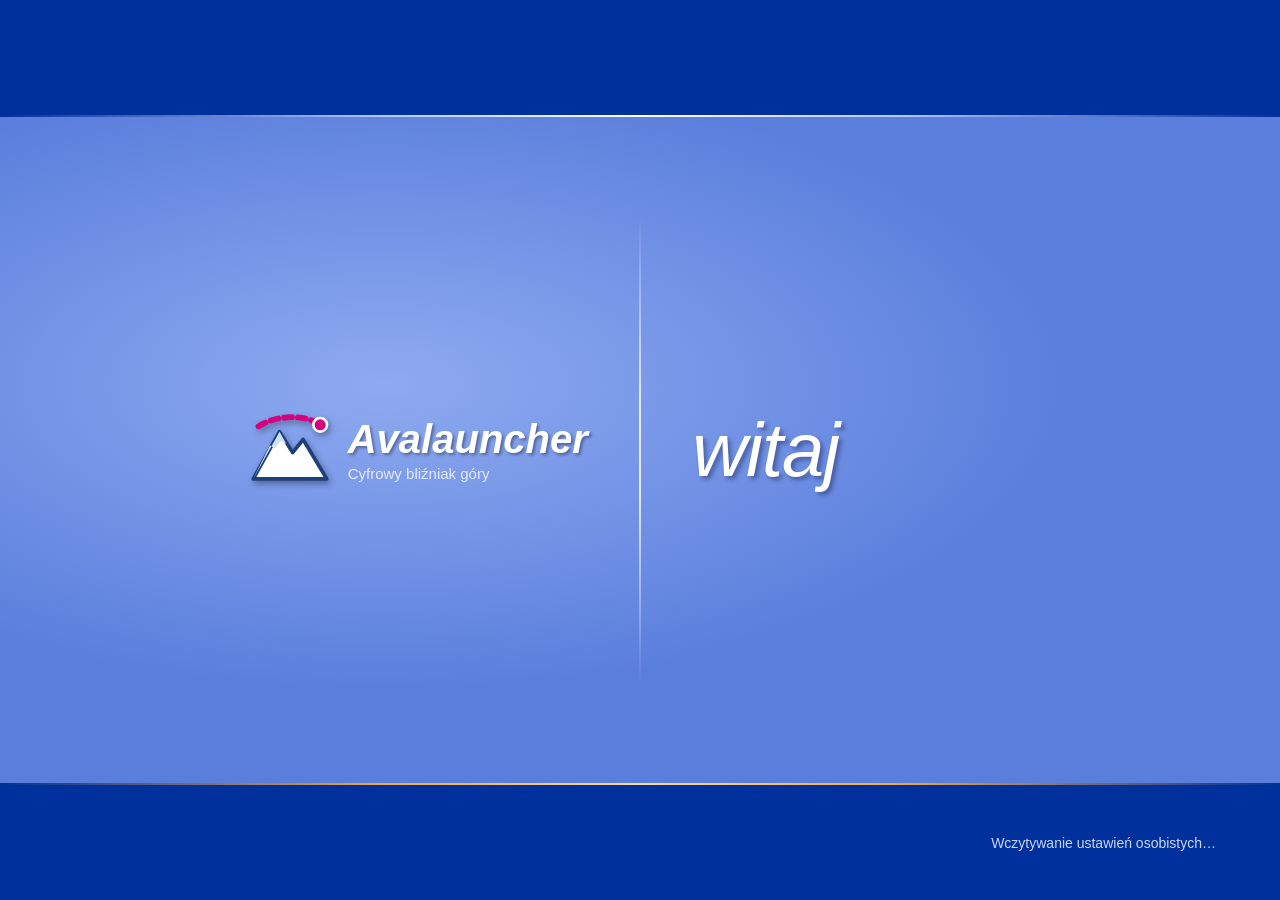
<file: web/index.html>
<!doctype html>
<html lang="pl">
<head>
  <meta charset="utf-8">
  <meta name="viewport" content="width=device-width, initial-scale=1">
  <title>Avalauncher</title>
  <link rel="icon" href="data:image/svg+xml,%3Csvg xmlns=%27http://www.w3.org/2000/svg%27 viewBox=%270 0 32 32%27%3E%3Cpath d=%27M2 27 L12 9 L17 17 L21 12 L30 27 Z%27 fill=%27%23fff%27 stroke=%27%231d3f7a%27 stroke-width=%272%27 stroke-linejoin=%27round%27/%3E%3Ccircle cx=%2727%27 cy=%276%27 r=%274%27 fill=%27%23d6007e%27/%3E%3C/svg%3E">
  <script>
    try {
      if (sessionStorage.getItem("xp.splash") || matchMedia("(prefers-reduced-motion: reduce)").matches) document.documentElement.classList.add("nosplash");
    } catch (e) {}
  </script>
  <link rel="manifest" href="manifest.webmanifest">
  <meta name="theme-color" content="#245edb">
  <script>
    // Offline mode: sw.js precaches the app and its data (skipped on file://).
    if ("serviceWorker" in navigator && location.protocol !== "file:") {
      addEventListener("load", function () { navigator.serviceWorker.register("sw.js").catch(function () {}); });
    }
  </script>
  <link rel="preload" href="vendor/fonts/Archivo-var.ttf" as="font" type="font/ttf" crossorigin>
  <link rel="stylesheet" href="xp/xp.css">
  <link rel="stylesheet" href="xp/login.css">
  <link rel="stylesheet" href="style.css">
</head>
<body>
  <!-- Icon sprite: every icon is drawn here by hand, no external images. -->
  <svg class="sprite" aria-hidden="true" focusable="false">
    <defs>
      <linearGradient id="g-rock" x1="0" y1="0" x2="0" y2="1"><stop offset="0" stop-color="#b9cbe4"/><stop offset=".55" stop-color="#6f8db8"/><stop offset="1" stop-color="#3f5f8f"/></linearGradient>
      <linearGradient id="g-grass" x1="0" y1="0" x2="0" y2="1"><stop offset="0" stop-color="#9be15d"/><stop offset="1" stop-color="#2f8f1f"/></linearGradient>
      <linearGradient id="g-warn" x1="0" y1="0" x2="0" y2="1"><stop offset="0" stop-color="#fff4a8"/><stop offset=".45" stop-color="#ffd52e"/><stop offset="1" stop-color="#e8a300"/></linearGradient>
      <radialGradient id="g-blue" cx=".35" cy=".3" r=".75"><stop offset="0" stop-color="#bfe0ff"/><stop offset=".45" stop-color="#3b8cf0"/><stop offset="1" stop-color="#0b3f9e"/></radialGradient>
      <radialGradient id="g-violet" cx=".35" cy=".3" r=".75"><stop offset="0" stop-color="#e2d9ff"/><stop offset=".45" stop-color="#7a5ef0"/><stop offset="1" stop-color="#3a239a"/></radialGradient>
      <radialGradient id="g-green" cx=".35" cy=".3" r=".75"><stop offset="0" stop-color="#d9ffc9"/><stop offset=".45" stop-color="#4cc33a"/><stop offset="1" stop-color="#1d7a16"/></radialGradient>
      <radialGradient id="g-orange" cx=".35" cy=".3" r=".8"><stop offset="0" stop-color="#ffd9b8"/><stop offset=".5" stop-color="#f07a2a"/><stop offset="1" stop-color="#a8420a"/></radialGradient>
      <linearGradient id="g-folder" x1="0" y1="0" x2="0" y2="1"><stop offset="0" stop-color="#fff0b8"/><stop offset=".5" stop-color="#ffd665"/><stop offset="1" stop-color="#e8a83a"/></linearGradient>
      <linearGradient id="g-folder-back" x1="0" y1="0" x2="0" y2="1"><stop offset="0" stop-color="#f6c95a"/><stop offset="1" stop-color="#d39226"/></linearGradient>
      <linearGradient id="g-screen" x1="0" y1="0" x2="1" y2="1"><stop offset="0" stop-color="#d4ecff"/><stop offset=".5" stop-color="#4f9be8"/><stop offset="1" stop-color="#1c56b0"/></linearGradient>
      <linearGradient id="g-metal" x1="0" y1="0" x2="0" y2="1"><stop offset="0" stop-color="#ffffff"/><stop offset=".5" stop-color="#cfd5dd"/><stop offset="1" stop-color="#8d97a5"/></linearGradient>
      <linearGradient id="g-paper" x1="0" y1="0" x2="1" y2="1"><stop offset="0" stop-color="#ffffff"/><stop offset="1" stop-color="#dfe6f0"/></linearGradient>
      <linearGradient id="g-sky" x1="0" y1="0" x2="0" y2="1"><stop offset="0" stop-color="#2a6fe0"/><stop offset="1" stop-color="#bfe0ff"/></linearGradient>
      <linearGradient id="g-power" x1="0" y1="0" x2="0" y2="1"><stop offset="0" stop-color="#ffb08a"/><stop offset=".5" stop-color="#e2531c"/><stop offset="1" stop-color="#b3330a"/></linearGradient>
      <linearGradient id="g-key" x1="0" y1="0" x2="0" y2="1"><stop offset="0" stop-color="#fff1a0"/><stop offset=".5" stop-color="#f2be22"/><stop offset="1" stop-color="#c98e05"/></linearGradient>
      <linearGradient id="g-book1" x1="0" y1="0" x2="1" y2="0"><stop offset="0" stop-color="#3b6fd8"/><stop offset="1" stop-color="#7fa8f5"/></linearGradient>
      <linearGradient id="g-book2" x1="0" y1="0" x2="1" y2="0"><stop offset="0" stop-color="#2f9a2a"/><stop offset="1" stop-color="#84d66d"/></linearGradient>
      <linearGradient id="g-book3" x1="0" y1="0" x2="1" y2="0"><stop offset="0" stop-color="#c25a10"/><stop offset="1" stop-color="#f3a052"/></linearGradient>
      <pattern id="p-hatch" width="5" height="5" patternUnits="userSpaceOnUse" patternTransform="rotate(45)"><rect width="5" height="5" fill="#fbd6bd"/><rect width="2" height="5" fill="#e8590c"/></pattern>
    </defs>

    <symbol id="i-logo" viewBox="0 0 32 32">
      <path d="M2 27 L12 9 L17 17 L21 12 L30 27 Z" fill="#fff" stroke="#1d3f7a" stroke-width="1.4" stroke-linejoin="round"/>
      <path d="M2 27 L12 9 L14.6 13.6 L12.4 12.6 L10.2 15.4 L8.4 14.2 Z" fill="#cfe0f5"/>
      <path d="M4 7 C 11 2.5, 21 2.5, 27 6" fill="none" stroke="#d6007e" stroke-width="2.2" stroke-dasharray="3 2.2" stroke-linecap="round"/>
      <circle cx="27.5" cy="6.4" r="2.6" fill="#d6007e" stroke="#fff" stroke-width="1"/>
    </symbol>

    <symbol id="i-mountain" viewBox="0 0 32 32">
      <path d="M1.5 27.5 L11.5 8.5 L16.5 16 L20.5 10.5 L30.5 27.5 Z" fill="url(#g-rock)" stroke="#2c4870" stroke-width="1.1" stroke-linejoin="round"/>
      <path d="M11.5 8.5 L15 15.2 L13 14 L11.2 16 L9.4 14.1 L8.3 14.6 Z" fill="#fff"/>
      <path d="M20.5 10.5 L23.6 15.6 L21.9 14.8 L20.4 16.2 L18.9 14.9 L18 15.3 Z" fill="#fff"/>
      <path d="M1.5 27.5 C 7 23, 12 24.5, 17 23 C 22 21.5, 27 23.5, 30.5 27.5 Z" fill="url(#g-grass)" stroke="#2a6f18" stroke-width=".8"/>
    </symbol>

    <symbol id="i-drone" viewBox="0 0 32 32">
      <path d="M8 8 L24 24 M24 8 L8 24" stroke="#3a4350" stroke-width="2.6" stroke-linecap="round"/>
      <g fill="url(#g-metal)" stroke="#3a4350" stroke-width="1">
        <ellipse cx="7" cy="7" rx="6" ry="2.4"/><ellipse cx="25" cy="7" rx="6" ry="2.4"/>
        <ellipse cx="7" cy="25" rx="6" ry="2.4"/><ellipse cx="25" cy="25" rx="6" ry="2.4"/>
      </g>
      <rect x="11" y="12" width="10" height="8" rx="3" fill="url(#g-metal)" stroke="#3a4350" stroke-width="1.1"/>
      <circle cx="16" cy="16" r="2" fill="#d6007e"/>
    </symbol>

    <symbol id="i-warn" viewBox="0 0 32 32">
      <path d="M16 2.5 C17 2.5 17.7 3.1 18.2 4 L30.1 25.8 C31 27.5 30.1 29.5 28.1 29.5 L3.9 29.5 C1.9 29.5 1 27.5 1.9 25.8 L13.8 4 C14.3 3.1 15 2.5 16 2.5 Z" fill="url(#g-warn)" stroke="#9a6a00" stroke-width="1.1"/>
      <path d="M14.1 10.5 h3.8 l-.8 10 h-2.2 Z" fill="#1d1b17"/>
      <circle cx="16" cy="24.2" r="2.1" fill="#1d1b17"/>
      <path d="M4.6 25.2 L14.6 6.5" stroke="#fff" stroke-opacity=".7" stroke-width="1.3" stroke-linecap="round"/>
    </symbol>

    <symbol id="i-question" viewBox="0 0 32 32">
      <circle cx="16" cy="16" r="14" fill="url(#g-violet)" stroke="#2a1877" stroke-width="1"/>
      <ellipse cx="13" cy="9" rx="8" ry="4.5" fill="#fff" opacity=".35"/>
      <path d="M11.4 12.2 C11.4 8.9 13.6 7.4 16.2 7.4 C19.2 7.4 21 9.3 21 11.8 C21 14.4 19 15.3 17.8 16.2 C17 16.8 16.9 17.4 16.9 18.6 L14.6 18.6 C14.5 16.6 15 15.6 16.3 14.6 C17.5 13.7 18.4 13.1 18.4 11.9 C18.4 10.6 17.5 9.8 16.1 9.8 C14.6 9.8 13.9 10.8 13.9 12.2 Z" fill="#fff"/>
      <circle cx="15.8" cy="22.4" r="1.9" fill="#fff"/>
    </symbol>

    <symbol id="i-info" viewBox="0 0 32 32">
      <circle cx="16" cy="16" r="14" fill="url(#g-blue)" stroke="#0a3080" stroke-width="1"/>
      <ellipse cx="13" cy="9" rx="8" ry="4.5" fill="#fff" opacity=".35"/>
      <circle cx="16" cy="9.6" r="2.2" fill="#fff"/>
      <path d="M13 13.4 h4.8 v8.8 h1.8 v2.4 h-6.6 v-2.4 h1.8 v-6.4 h-1.8 Z" fill="#fff"/>
    </symbol>

    <symbol id="i-folder" viewBox="0 0 32 32">
      <path d="M2.5 8 h9 l3 3 h14.5 a1.5 1.5 0 0 1 1.5 1.5 V26 a1.5 1.5 0 0 1 -1.5 1.5 H4 A1.5 1.5 0 0 1 2.5 26 Z" fill="url(#g-folder-back)" stroke="#a87410" stroke-width="1"/>
      <path d="M5.5 14.5 h25 l-2.4 13 H2.8 Z" fill="url(#g-folder)" stroke="#b9821a" stroke-width="1" stroke-linejoin="round"/>
      <path d="M6.5 15.8 h22.5" stroke="#fff" stroke-opacity=".8"/>
    </symbol>

    <symbol id="i-report" viewBox="0 0 32 32">
      <path d="M6 2.5 h14 l6 6 V29.5 H6 Z" fill="url(#g-paper)" stroke="#5d6f8f" stroke-width="1"/>
      <path d="M20 2.5 v6 h6" fill="#c8d4e6" stroke="#5d6f8f" stroke-width="1"/>
      <path d="M9.5 12 h10 M9.5 15 h13" stroke="#8796b0" stroke-width="1.4"/>
      <rect x="10" y="22" width="3" height="5" fill="#e8590c"/><rect x="14.5" y="19" width="3" height="8" fill="#5b3fd1"/><rect x="19" y="21" width="3" height="6" fill="#2a9d3c"/>
    </symbol>

    <symbol id="i-list" viewBox="0 0 32 32">
      <rect x="2.5" y="4.5" width="27" height="23" rx="2" fill="#fff" stroke="#3d5f9a" stroke-width="1"/>
      <rect x="3" y="5" width="26" height="4.5" fill="url(#g-screen)"/>
      <path d="M3 9.5 h26" stroke="#3d5f9a"/>
      <circle cx="7" cy="14" r="2" fill="#e8590c"/><circle cx="7" cy="19" r="2" fill="#e8590c"/><circle cx="7" cy="24" r="2" fill="#5b3fd1"/>
      <path d="M11 14 h15 M11 19 h12 M11 24 h14" stroke="#7c8aa6" stroke-width="1.6"/>
    </symbol>

    <symbol id="i-plan" viewBox="0 0 32 32">
      <path d="M2.5 7 L11 4 L21 7 L29.5 4 V25 L21 28 L11 25 L2.5 28 Z" fill="#fbf3dc" stroke="#7d6a45" stroke-width="1" stroke-linejoin="round"/>
      <path d="M11 4 V25 M21 7 V28" stroke="#cdbb91" stroke-width="1"/>
      <path d="M6 22 C 9 14, 14 18, 17 12 S 25 10, 26 9" fill="none" stroke="#d6007e" stroke-width="2" stroke-dasharray="3 2" stroke-linecap="round"/>
      <circle cx="6" cy="22" r="2.4" fill="#d6007e" stroke="#fff" stroke-width=".8"/>
    </symbol>

    <symbol id="i-trail" viewBox="0 0 32 32">
      <rect x="4" y="4" width="24" height="24" rx="3" fill="#fff" stroke="#8a8a8a" stroke-width="1"/>
      <rect x="4.5" y="12.5" width="23" height="7" fill="#d62828"/>
      <path d="M5 6 h22" stroke="#fff" stroke-width="1"/>
      <rect x="4" y="4" width="24" height="24" rx="3" fill="none" stroke="#6e6e6e" stroke-width="1"/>
    </symbol>

    <symbol id="i-sectors" viewBox="0 0 32 32">
      <path d="M3 26 L10 6 L20 9 L29 24 L16 29 Z" fill="url(#p-hatch)" stroke="#a63b00" stroke-width="1.4" stroke-linejoin="round"/>
      <path d="M10 6 L13 13 M20 9 L17 15" stroke="#a63b00" stroke-width=".9" opacity=".6"/>
    </symbol>

    <symbol id="i-library" viewBox="0 0 32 32">
      <rect x="4" y="5" width="6" height="23" rx="1" fill="url(#g-book1)" stroke="#1d3f8a"/>
      <rect x="11" y="3" width="6" height="25" rx="1" fill="url(#g-book2)" stroke="#155a12"/>
      <rect x="18.5" y="7" width="6" height="21" rx="1" fill="url(#g-book3)" stroke="#7a3206" transform="rotate(-12 21.5 17.5)"/>
      <path d="M5.5 9 h3 M12.5 7 h3 M5.5 24 h3 M12.5 24 h3" stroke="#fff" stroke-opacity=".8"/>
      <path d="M2 28.5 h28" stroke="#5a5244" stroke-width="1.4"/>
    </symbol>

    <symbol id="i-user" viewBox="0 0 48 48">
      <rect x="1" y="1" width="46" height="46" rx="5" fill="url(#g-sky)"/>
      <circle cx="35" cy="13" r="4.5" fill="#fff6c8"/>
      <path d="M1 40 L15 14 L22 25 L28 17 L47 40 V47 H1 Z" fill="#7a92b8"/>
      <path d="M15 14 L19.6 21.6 L17 20.4 L14.6 22.6 L12.4 20.4 Z M28 17 L32 23 L29.8 22 L28 23.6 L26 22.2 Z" fill="#fff"/>
      <path d="M1 41 C 12 35, 22 38, 32 35 C 39 33, 44 36, 47 38 V47 H1 Z" fill="#4fae2c"/>
      <path d="M8 6 C 18 1, 30 2, 40 8" fill="none" stroke="#d6007e" stroke-width="1.8" stroke-dasharray="3 2"/>
      <rect x="1" y="1" width="46" height="46" rx="5" fill="none" stroke="#fff" stroke-width="2"/>
    </symbol>

    <symbol id="i-power" viewBox="0 0 32 32">
      <rect x="2" y="2" width="28" height="28" rx="5" fill="url(#g-power)" stroke="#8a2804"/>
      <path d="M11 9.6 A8 8 0 1 0 21 9.6" fill="none" stroke="#fff" stroke-width="2.8" stroke-linecap="round"/>
      <path d="M16 6 V15.5" stroke="#fff" stroke-width="2.8" stroke-linecap="round"/>
    </symbol>

    <symbol id="i-logoff" viewBox="0 0 32 32">
      <rect x="2" y="2" width="28" height="28" rx="5" fill="url(#g-key)" stroke="#8a6205"/>
      <path d="M9 7 h9 v18 h-9 Z" fill="#fff" opacity=".9"/>
      <path d="M15 16 h10 M21.5 12 L25.5 16 L21.5 20" fill="none" stroke="#7a4f00" stroke-width="2.4" stroke-linecap="round" stroke-linejoin="round"/>
    </symbol>

    <symbol id="i-arrow" viewBox="0 0 32 32">
      <circle cx="16" cy="16" r="13" fill="url(#g-green)" stroke="#16630f"/>
      <path d="M10 16 h11 M16.5 10.5 L22 16 L16.5 21.5" fill="none" stroke="#fff" stroke-width="3" stroke-linecap="round" stroke-linejoin="round"/>
    </symbol>

    <symbol id="i-desktop" viewBox="0 0 32 32">
      <rect x="3" y="4" width="26" height="18" rx="2" fill="#2d4f86" stroke="#1a2f55"/>
      <rect x="5" y="6" width="22" height="14" fill="url(#g-sky)"/>
      <path d="M5 20 C 10 14, 16 15, 27 17 V20 Z" fill="#4fae2c"/>
      <path d="M12 22 h8 l1.5 5 h-11 Z" fill="#9aa6b8" stroke="#5c6778"/>
    </symbol>

    <symbol id="i-clock" viewBox="0 0 32 32">
      <circle cx="16" cy="16" r="13.5" fill="url(#g-blue)" stroke="#0a3080"/>
      <circle cx="16" cy="16" r="10.5" fill="#fff"/>
      <path d="M16 9 V16 L21 19" fill="none" stroke="#1d1b17" stroke-width="2" stroke-linecap="round"/>
    </symbol>

    <symbol id="i-network" viewBox="0 0 16 16">
      <rect x=".5" y="1" width="8.5" height="6.5" rx="1" fill="url(#g-screen)" stroke="#173a72"/>
      <rect x="7" y="6.5" width="8.5" height="6.5" rx="1" fill="url(#g-screen)" stroke="#173a72"/>
      <path d="M4.7 7.5 V10 H7 M11.2 13 V15 M9 15.2 h4.5" fill="none" stroke="#173a72" stroke-width="1"/>
    </symbol>

    <symbol id="i-badge-ok" viewBox="0 0 16 16">
      <circle cx="8" cy="8" r="7" fill="url(#g-green)" stroke="#fff" stroke-width="1.2"/>
      <path d="M4.6 8.2 L7 10.6 L11.4 5.8" fill="none" stroke="#fff" stroke-width="2" stroke-linecap="round" stroke-linejoin="round"/>
    </symbol>

    <symbol id="i-badge-warn" viewBox="0 0 16 16">
      <path d="M8 1 L15.2 14.5 H.8 Z" fill="url(#g-warn)" stroke="#8a5d00" stroke-width="1" stroke-linejoin="round"/>
      <path d="M8 5.5 V10" stroke="#1d1b17" stroke-width="1.8" stroke-linecap="round"/><circle cx="8" cy="12.4" r="1" fill="#1d1b17"/>
    </symbol>

    <symbol id="i-badge-off" viewBox="0 0 16 16">
      <circle cx="8" cy="8" r="7" fill="url(#g-power)" stroke="#fff" stroke-width="1.2"/>
      <path d="M5.2 5.2 L10.8 10.8 M10.8 5.2 L5.2 10.8" stroke="#fff" stroke-width="2" stroke-linecap="round"/>
    </symbol>

    <symbol id="i-chart" viewBox="0 0 32 32">
      <rect x="2.5" y="3.5" width="27" height="25" rx="2" fill="#fff" stroke="#3d5f9a" stroke-width="1"/>
      <rect x="3" y="4" width="26" height="4.5" fill="url(#g-screen)"/>
      <path d="M3 8.5 h26" stroke="#3d5f9a"/>
      <rect x="12" y="11" width="6" height="15.5" fill="#e8590c" opacity=".18"/>
      <path d="M5 24 L9 21 L12 22 L15 15 L18 13 L21 17 L24 18 L27 20" fill="none" stroke="#1d4fa8" stroke-width="1.8" stroke-linejoin="round" stroke-linecap="round"/>
      <path d="M6 26.5 v-1.5 M9 26.5 v-1 M14 26.5 v-3 M16 26.5 v-4 M20 26.5 v-1.5 M25 26.5 v-1" stroke="#3a86dc" stroke-width="1.6"/>
      <path d="M24.5 11.5 v4 M22.8 12.5 l3.4 2 M22.8 14.5 l3.4 -2" stroke="#5a86c8" stroke-width=".9" stroke-linecap="round"/>
    </symbol>

    <symbol id="i-player" viewBox="0 0 32 32">
      <rect x="2.5" y="5.5" width="27" height="21" rx="2.5" fill="#22324f" stroke="#0d1830"/>
      <path d="M5 8 h2 M10 8 h2 M15 8 h2 M20 8 h2 M25 8 h2 M5 24 h2 M10 24 h2 M15 24 h2 M20 24 h2 M25 24 h2" stroke="#cfd8e8" stroke-width="1.6"/>
      <rect x="5" y="10.5" width="22" height="11" fill="url(#g-sky)"/>
      <path d="M5 21.5 L11 14.5 L14 17.5 L18 12.5 L27 21.5 Z" fill="#fff" opacity=".92"/>
      <path d="M12.5 21.5 L15.5 17 L19.5 21.5 Z" fill="#e8590c"/>
      <circle cx="23" cy="22.5" r="7" fill="url(#g-blue)" stroke="#0a3080"/>
      <path d="M21 19 L27 22.5 L21 26 Z" fill="#fff"/>
    </symbol>

    <symbol id="i-sat" viewBox="0 0 32 32">
      <g transform="rotate(-35 16 16)">
        <rect x="1.5" y="12" width="9" height="8" fill="url(#g-screen)" stroke="#173a72"/>
        <rect x="21.5" y="12" width="9" height="8" fill="url(#g-screen)" stroke="#173a72"/>
        <path d="M4.5 12 v8 M7.5 12 v8 M24.5 12 v8 M27.5 12 v8 M10.5 16 h2 M19.5 16 h2" stroke="#173a72" stroke-width=".9"/>
        <rect x="12.5" y="11" width="7" height="10" rx="1.2" fill="url(#g-metal)" stroke="#3a4350"/>
      </g>
      <path d="M20.5 24.5 C 23 25.5, 25.5 25, 27 23 M19 27.5 C 23 29, 27.5 28, 30 24.5" fill="none" stroke="#d6007e" stroke-width="1.5" stroke-linecap="round"/>
    </symbol>

    <symbol id="i-min" viewBox="0 0 12 12"><rect x="2" y="8" width="6" height="2.2" fill="#fff"/></symbol>
    <symbol id="i-max" viewBox="0 0 12 12"><rect x="2" y="2" width="8" height="8" fill="none" stroke="#fff" stroke-width="1.4"/><rect x="2" y="2" width="8" height="2.4" fill="#fff"/></symbol>
    <symbol id="i-restore" viewBox="0 0 12 12"><rect x="4" y="1.5" width="6.5" height="6" fill="none" stroke="#fff" stroke-width="1.2"/><rect x="1.5" y="4.5" width="6.5" height="6" fill="#2562d6" stroke="#fff" stroke-width="1.2"/><rect x="1.5" y="4.5" width="6.5" height="1.8" fill="#fff"/></symbol>
    <symbol id="i-close" viewBox="0 0 12 12"><path d="M2.5 2.5 L9.5 9.5 M9.5 2.5 L2.5 9.5" stroke="#fff" stroke-width="2" stroke-linecap="square"/></symbol>
  </svg>

  <!-- ===================== desktop ===================== -->
  <div id="screen">
    <main id="desktop" aria-label="Pulpit Avalauncher">
      <svg class="wallpaper" viewBox="0 0 1600 1000" preserveAspectRatio="xMidYMid slice" aria-hidden="true">
        <defs>
          <linearGradient id="wp-sky" x1="0" y1="0" x2="0" y2="1">
            <stop offset="0" stop-color="#1c54c4"/><stop offset=".3" stop-color="#3a7fe2"/><stop offset=".62" stop-color="#86bdf3"/><stop offset=".8" stop-color="#c4e1fb"/>
          </linearGradient>
          <linearGradient id="wp-ridge" x1="0" y1="0" x2="0" y2="1"><stop offset="0" stop-color="#8ea7cf"/><stop offset="1" stop-color="#b9cde8"/></linearGradient>
          <linearGradient id="wp-ridge2" x1="0" y1="0" x2="0" y2="1"><stop offset="0" stop-color="#6f8cbb"/><stop offset="1" stop-color="#a3bcdf"/></linearGradient>
          <linearGradient id="wp-hill" x1="0" y1="0" x2=".25" y2="1">
            <stop offset="0" stop-color="#93e04a"/><stop offset=".35" stop-color="#5fbf2a"/><stop offset=".75" stop-color="#3a9418"/><stop offset="1" stop-color="#26700e"/>
          </linearGradient>
          <linearGradient id="wp-hill2" x1="0" y1="0" x2="0" y2="1"><stop offset="0" stop-color="#6cc934"/><stop offset="1" stop-color="#2c7c12"/></linearGradient>
          <radialGradient id="wp-shine" cx=".5" cy=".5" r=".5"><stop offset="0" stop-color="#e9ff9c" stop-opacity=".55"/><stop offset="1" stop-color="#e9ff9c" stop-opacity="0"/></radialGradient>
          <filter id="wp-blur-l" x="-30%" y="-80%" width="160%" height="260%"><feGaussianBlur stdDeviation="22"/></filter>
          <filter id="wp-blur-s" x="-30%" y="-80%" width="160%" height="260%"><feGaussianBlur stdDeviation="7"/></filter>
          <filter id="wp-haze"><feGaussianBlur stdDeviation="1.2"/></filter>
        </defs>
        <rect width="1600" height="1000" fill="url(#wp-sky)"/>
        <g fill="#fff" filter="url(#wp-blur-l)" opacity=".75">
          <ellipse cx="260" cy="170" rx="230" ry="60"/><ellipse cx="760" cy="110" rx="300" ry="55"/>
          <ellipse cx="1290" cy="210" rx="260" ry="70"/><ellipse cx="1050" cy="340" rx="200" ry="40"/>
          <ellipse cx="420" cy="360" rx="180" ry="36"/>
        </g>
        <g fill="#fff" filter="url(#wp-blur-s)" opacity=".85">
          <ellipse cx="220" cy="180" rx="120" ry="30"/><ellipse cx="320" cy="160" rx="90" ry="34"/>
          <ellipse cx="740" cy="120" rx="150" ry="26"/><ellipse cx="850" cy="102" rx="90" ry="28"/>
          <ellipse cx="1260" cy="220" rx="140" ry="34"/><ellipse cx="1360" cy="196" rx="90" ry="36"/>
          <ellipse cx="1050" cy="345" rx="110" ry="18"/>
        </g>
        <!-- distant Tatra ridge with snow -->
        <g filter="url(#wp-haze)">
          <path d="M0 640 L60 610 L110 622 L170 560 L215 590 L270 520 L320 548 L360 505 L410 560 L470 530 L520 575 L600 600 L640 585 L700 610 L760 560 L800 575 L850 500 L900 470 L935 505 L980 450 L1030 498 L1070 480 L1120 530 L1180 512 L1240 556 L1300 540 L1360 580 L1420 548 L1480 590 L1540 570 L1600 600 L1600 760 L0 760 Z" fill="url(#wp-ridge)" opacity=".9"/>
          <path d="M270 520 L292 532 L300 548 L284 542 L272 556 L258 540 Z M360 505 L376 522 L366 520 L358 532 L348 518 Z M900 470 L920 488 L906 486 L896 500 L884 486 Z M980 450 L1004 474 L990 470 L980 486 L966 470 Z M1070 480 L1090 496 L1076 494 L1066 506 Z M850 500 L866 514 L852 514 L842 526 L834 514 Z" fill="#fff" opacity=".95"/>
          <path d="M0 690 L90 650 L160 668 L240 632 L330 666 L420 640 L520 676 L640 650 L760 672 L880 630 L990 660 L1100 636 L1220 668 L1340 640 L1460 668 L1600 640 L1600 780 L0 780 Z" fill="url(#wp-ridge2)" opacity=".75"/>
        </g>
        <!-- rolling hills -->
        <path d="M0 760 C 220 690, 420 650, 640 680 C 860 712, 1080 770, 1600 740 L1600 1000 L0 1000 Z" fill="url(#wp-hill2)"/>
        <path d="M0 700 C 160 640, 360 585, 600 600 C 860 618, 1050 700, 1280 760 C 1420 795, 1520 800, 1600 796 L1600 1000 L0 1000 Z" fill="url(#wp-hill)"/>
        <ellipse cx="520" cy="660" rx="420" ry="90" fill="url(#wp-shine)"/>
        <path d="M0 880 C 300 830, 700 850, 1000 900 C 1250 940, 1450 930, 1600 900 L1600 1000 L0 1000 Z" fill="#2a7a10" opacity=".35"/>
      </svg>

      <ul class="desk-icons" aria-label="Ikony pulpitu">
        <li><button class="desk-icon" data-open="w-map"><svg><use href="#i-plan"/></svg><span>Mapa</span></button></li>
        <li><button class="desk-icon" data-open="w-sit"><svg><use href="#i-report"/></svg><span>Sytuacja</span></button></li>
        <li><button class="desk-icon" data-open="w-sec"><svg><use href="#i-list"/></svg><span>Sektory do uwagi</span></button></li>
        <li><button class="desk-icon" data-open="w-plan"><svg><use href="#i-drone"/></svg><span>Plan przelotu</span></button></li>
        <li><button class="desk-icon" data-action="library"><svg><use href="#i-library"/></svg><span>Biblioteka scenariuszy</span></button></li>
        <li><button class="desk-icon" data-action="player-3d" title="Odtwarzacz 3D: Sucha Dolina NE, symulacja AvaFrame"><svg><use href="#i-player"/></svg><span>Lawina w 3D</span></button></li>
      </ul>

      <div class="watermark" aria-label="Zastrzeżenia">
        <strong>Brak flagi to nie zielone światło. Decyzję podejmuje prognosta.</strong>
        <span>Pogoda: IMGW-PIB Kasprowy Wierch (prawdziwe dane). Grubość płyty i przeloty drona: scenariusz syntetyczny.</span>
        <span>Teren: GUGiK NMT · Szlaki: © współtwórcy OpenStreetMap · Źródło: IMGW-PIB</span>
        <span class="wm-credit">Tapeta: Radek Kucharski, Wikimedia Commons, CC BY 4.0</span>
      </div>

      <!-- Mapa -->
      <section class="window" id="w-map" data-title="Mapa — Hala Gąsienicowa" data-icon="i-plan" aria-label="Mapa: Hala Gąsienicowa, Kasprowy Wierch, Świnica">
        <div class="title-bar">
          <svg class="title-icon"><use href="#i-plan"/></svg>
          <span class="title-text">Mapa — Hala Gąsienicowa</span>
          <div class="title-controls"><button class="tb-min" aria-label="Minimalizuj"></button><button class="tb-max" aria-label="Maksymalizuj"></button><button class="tb-close" aria-label="Zamknij"></button></div>
        </div>
        <nav class="menubar" aria-label="Menu mapy">
          <div class="menu"><button class="menu-head">Plik</button>
            <div class="menu-pop">
              <button data-action="layout">Przywróć układ okien</button>
              <hr>
              <button data-action="sim-offline" class="toggle sim-offline" title="Odcina dane na żywo; mapa, biblioteka i plan przelotu działają z pamięci podręcznej">Symuluj awarię łączności</button>
              <hr>
              <button data-action="shutdown">Wyłącz komputer…</button>
            </div>
          </div>
          <div class="menu"><button class="menu-head">Widok</button>
            <div class="menu-pop">
              <button data-action="lib-heat" class="toggle" id="m-heat">Zasięgi z biblioteki AvaFrame</button>
              <button data-action="sat-snow" class="toggle" id="m-sat" hidden title="Prawdziwe zdjęcie satelitarne: gdzie leży śnieg (nie jego grubość)">Pokrywa śnieżna z satelity (Sentinel-2)</button>
              <button data-open="w-imgw">Pogoda: Kasprowy Wierch, zima 2024/25…</button>
              <button data-action="player">Pokaż lawinę w 3D…</button>
              <hr>
              <button data-action="max-map">Mapa na cały ekran</button>
              <button data-action="show-desktop">Pokaż pulpit</button>
            </div>
          </div>
          <div class="menu"><button class="menu-head">Dzień</button>
            <div class="menu-pop">
              <button data-action="day1" class="check-day" data-day="0">Dzień 1 · przelot wykonany</button>
              <button data-action="day2" class="check-day" data-day="1">Dzień 2 · śnieżyca</button>
            </div>
          </div>
          <div class="menu"><button class="menu-head">Przelot</button>
            <div class="menu-pop">
              <button data-action="fly">Wykonaj przelot</button>
              <button data-open="w-plan">Plan przelotu…</button>
            </div>
          </div>
          <div class="menu"><button class="menu-head">Pomoc</button>
            <div class="menu-pop">
              <button data-action="about">O projekcie Avalauncher</button>
              <hr>
              <button data-action="project-page" title="Otwiera projekt.html w nowej karcie">Strona projektu: jak to działa, wyniki, dane…</button>
              <button data-action="library-page" title="Otwiera biblioteka.html w nowej karcie">Biblioteka scenariuszy…</button>
            </div>
          </div>
        </nav>
        <div class="window-body map-body">
          <div class="map-wrap">
            <canvas id="map"></canvas>
            <div id="tooltip" class="tooltip" hidden></div>
          </div>
          <div class="legend">
            <span><i class="sw hatch"></i>Może zagrozić szlakowi</span>
            <span><i class="sw fog"></i>Nie wiem</span>
            <span><i class="sw idle"></i>Strefa startowa</span>
            <span><i class="sw env"></i>Zasięg lawiny (AvaFrame)</span>
            <span><i class="sw route"></i>Plan przelotu</span>
            <span id="heat-legend" hidden><i class="sw heat"></i><b id="heat-n"></b></span>
            <span id="whatif-legend" hidden><i class="sw whatif"></i><b id="whatif-n"></b></span>
            <span id="sat-legend" hidden title="Zawiera zmodyfikowane dane Copernicus Sentinel (2025)"><i class="sw sat"></i><b id="sat-n"></b><span id="sat-cloud" hidden><i class="sw cloud"></i>chmury</span></span>
          </div>
        </div>
        <div class="status-bar">
          <p class="status-field scale"><i class="bar"></i>500 m</p>
          <p class="status-field grow">Teren: GUGiK NMT · Szlaki: © współtwórcy OpenStreetMap · Pogoda: IMGW-PIB<span id="sat-credit" hidden> · Zawiera zmodyfikowane dane Copernicus Sentinel (2025)</span></p>
          <p class="status-field" title="Pogoda: IMGW-PIB Kasprowy Wierch (prawdziwe dane). Grubość płyty i przeloty drona: scenariusz syntetyczny.">Płyta i przeloty: syntetyczne</p>
        </div>
      </section>

      <!-- Sytuacja -->
      <section class="window" id="w-sit" data-title="Sytuacja" data-icon="i-report">
        <div class="title-bar">
          <svg class="title-icon"><use href="#i-report"/></svg>
          <span class="title-text">Sytuacja</span>
          <div class="title-controls"><button class="tb-min" aria-label="Minimalizuj"></button><button class="tb-max" aria-label="Maksymalizuj"></button><button class="tb-close" aria-label="Zamknij"></button></div>
        </div>
        <div class="window-body sit-body">
          <div class="tabs" role="tablist" aria-label="Poranek">
            <button class="tab day" data-day="0" role="tab"></button>
            <button class="tab day" data-day="1" role="tab"></button>
          </div>
          <div class="tab-panel xp-scroll" role="tabpanel">
            <div class="sit-head">
              <p class="summary" id="summary" aria-live="polite"></p>
              <span class="stamp" id="stamp"></span>
            </div>
            <div class="kpis" id="kpis"></div>
            <fieldset class="group sources-group">
              <legend>Źródła danych<span class="offline-flag" id="offline-flag" hidden> · brak łączności: pracuję na danych z pamięci podręcznej</span></legend>
              <div class="sources" id="sources"></div>
            </fieldset>
            <p class="facts" id="library"></p>
          </div>
        </div>
      </section>

      <!-- Sektory do uwagi -->
      <section class="window" id="w-sec" data-title="Sektory do uwagi" data-icon="i-list">
        <div class="title-bar">
          <svg class="title-icon"><use href="#i-list"/></svg>
          <span class="title-text">Sektory do uwagi</span>
          <div class="title-controls"><button class="tb-min" aria-label="Minimalizuj"></button><button class="tb-max" aria-label="Maksymalizuj"></button><button class="tb-close" aria-label="Zamknij"></button></div>
        </div>
        <div class="window-body sec-body">
          <div class="listview">
            <table class="sectors">
              <thead><tr><th class="c-n"></th><th>Sektor</th><th>Typ</th><th class="num">ΔHS</th><th class="num">σ</th><th class="num">Pomiar</th><th>Szlak</th></tr></thead>
              <tbody id="rows"></tbody>
            </table>
          </div>
          <p class="why" id="why"></p>
        </div>
        <div class="status-bar">
          <p class="status-field" id="sec-count"></p>
          <p class="status-field grow"><b>Brak flagi to nie zielone światło.</b> Decyzję podejmuje prognosta.</p>
        </div>
      </section>

      <!-- Plan przelotu -->
      <section class="window" id="w-plan" data-title="Plan przelotu" data-icon="i-drone">
        <div class="title-bar">
          <svg class="title-icon"><use href="#i-drone"/></svg>
          <span class="title-text">Plan przelotu</span>
          <div class="title-controls"><button class="tb-min" aria-label="Minimalizuj"></button><button class="tb-max" aria-label="Maksymalizuj"></button><button class="tb-close" aria-label="Zamknij"></button></div>
        </div>
        <div class="window-body plan-body">
          <div class="plan-left">
            <fieldset class="group">
              <legend>Czas lotu: <output id="budget-out" for="budget">20 min</output></legend>
              <div class="trackbar">
                <input id="budget" type="range" min="10" max="40" step="5" value="20" aria-label="Czas lotu w minutach">
                <div class="ticks" aria-hidden="true"><span>10</span><span>15</span><span>20</span><span>25</span><span>30</span><span>35</span><span>40</span></div>
              </div>
            </fieldset>
            <button id="fly" class="xp-btn fly default" type="button"></button>
          </div>
          <div class="plan-right">
            <div class="plan-kpis" id="plan-kpis"></div>
            <fieldset class="group route-group">
              <legend>Trasa drona</legend>
              <ol class="route" id="route"></ol>
            </fieldset>
          </div>
        </div>
      </section>

      <!-- Kasprowy Wierch, zima 2024/25: prawdziwe dane IMGW-PIB -->
      <section class="window" id="w-imgw" data-title="Kasprowy Wierch — zima 2024/25 (IMGW)" data-icon="i-chart" data-start="min">
        <div class="title-bar">
          <svg class="title-icon"><use href="#i-chart"/></svg>
          <span class="title-text">Kasprowy Wierch — zima 2024/25 (IMGW)</span>
          <div class="title-controls"><button class="tb-min" aria-label="Minimalizuj"></button><button class="tb-max" aria-label="Maksymalizuj"></button><button class="tb-close" aria-label="Zamknij"></button></div>
        </div>
        <div class="window-body imgw-body">
          <div class="imgw-head">
            <div class="imgw-legend" aria-label="Legenda wykresu">
              <span><i class="sw hs"></i>Pokrywa śnieżna</span>
              <span><i class="sw new"></i>Przyrost w dobę</span>
              <span><i class="sw blow"></i>Zamieć śnieżna (godz.)</span>
              <span><i class="sw storm"></i>Epizod burzowy</span>
              <span><i class="sw now"></i>Poranek demo</span>
            </div>
          </div>
          <div class="chart-wrap">
            <canvas id="imgw-chart" role="img" aria-label="Wykres: pokrywa śnieżna, przyrost i zamieć na Kasprowym Wierchu, październik 2024 – maj 2025"></canvas>
            <div id="chart-tip" class="tooltip" hidden></div>
          </div>
          <p class="imgw-caption">Prawdziwe dane: IMGW-PIB, stacja Kasprowy Wierch. Grubość płyty na stokach i przeloty drona: scenariusz syntetyczny.</p>
        </div>
        <div class="status-bar">
          <p class="status-field grow" id="imgw-status"></p>
          <p class="status-field">Źródło: IMGW-PIB · stacja 349190650, 1987 m</p>
        </div>
      </section>

      <!-- Lawina w 3D — podgląd: lekki film (480 px) stoku z flagą, otwarty od startu; klik otwiera pełny odtwarzacz -->
      <section class="window wprev" id="w-preview" data-title="Lawina w 3D — podgląd" data-icon="i-player" data-start="closed">
        <div class="title-bar">
          <svg class="title-icon"><use href="#i-player"/></svg>
          <span class="title-text">Lawina w 3D — podgląd</span>
          <div class="title-controls"><button class="tb-min" aria-label="Minimalizuj"></button><button class="tb-close" aria-label="Zamknij"></button></div>
        </div>
        <div class="window-body wprev-body">
          <div class="wprev-screen"><video id="pv-video" muted playsinline loop autoplay preload="auto" title="Otwórz pełny odtwarzacz 3D" aria-label="Podgląd animacji 3D przebiegu lawiny AvaFrame"></video></div>
          <div class="wprev-row"><p class="wprev-cap" id="pv-cap"></p><button class="xp-btn" id="pv-full" type="button">Pełny ekran 3D</button></div>
        </div>
      </section>

      <!-- Odtwarzacz 3D: animacje przebiegów AvaFrame com1DFA dla sektorów z flagą (skórka rysowana w CSS) -->
      <section class="window wmp" id="w-player" data-title="Odtwarzacz 3D — scenariusz AvaFrame" data-icon="i-player" data-start="closed">
        <div class="title-bar">
          <svg class="title-icon"><use href="#i-player"/></svg>
          <span class="title-text">Odtwarzacz 3D — scenariusz AvaFrame</span>
          <div class="title-controls"><button class="tb-min" aria-label="Minimalizuj"></button><button class="tb-max" aria-label="Maksymalizuj"></button><button class="tb-close" aria-label="Zamknij"></button></div>
        </div>
        <div class="window-body wmp-body">
          <div class="wmp-main">
            <div class="wmp-screen">
              <video id="pl-video" muted playsinline loop preload="auto" aria-label="Animacja 3D przebiegu lawiny AvaFrame"></video>
              <p class="wmp-empty" id="pl-empty" hidden></p>
            </div>
            <aside class="wmp-list" aria-label="Lista scenariuszy 3D">
              <header>Scenariusze 3D <small>płyta · tarcie</small></header>
              <ol id="pl-list"></ol>
            </aside>
          </div>
          <div class="wmp-info" id="pl-caption"></div>
          <div class="wmp-bar">
            <input class="wmp-seek" id="pl-seek" type="range" min="0" max="1000" step="1" value="0" aria-label="Przewijanie filmu">
            <div class="wmp-transport">
              <button class="wmp-play" id="pl-play" type="button" aria-label="Odtwórz"><svg viewBox="0 0 20 20" aria-hidden="true"><path class="i-play" d="M7 4.2 L16.2 10 L7 15.8 Z"/><path class="i-pause" d="M5.4 4.4 h3.2 v11.2 h-3.2 Z M11.4 4.4 h3.2 v11.2 h-3.2 Z"/></svg></button>
              <button class="wmp-btn" id="pl-stop" type="button" aria-label="Zatrzymaj"><svg viewBox="0 0 12 12" aria-hidden="true"><rect x="2.6" y="2.6" width="6.8" height="6.8" rx=".6"/></svg></button>
              <button class="wmp-btn" id="pl-prev" type="button" aria-label="Poprzedni scenariusz"><svg viewBox="0 0 12 12" aria-hidden="true"><path d="M2.4 2.4 h1.7 v7.2 h-1.7 Z M10 2.4 L4.6 6 L10 9.6 Z"/></svg></button>
              <button class="wmp-btn" id="pl-next" type="button" aria-label="Następny scenariusz"><svg viewBox="0 0 12 12" aria-hidden="true"><path d="M9.6 2.4 h-1.7 v7.2 h1.7 Z M2 2.4 L7.4 6 L2 9.6 Z"/></svg></button>
              <span class="wmp-now" id="pl-now"></span>
              <span class="wmp-time" id="pl-time">0:00 / 0:00</span>
            </div>
          </div>
        </div>
        <div class="status-bar">
          <p class="status-field grow" id="pl-status">Gotowe</p>
          <p class="status-field">AvaFrame com1DFA · teren GUGiK NMT · śnieg: scenariusz syntetyczny</p>
        </div>
      </section>
    </main>

    <!-- ===================== taskbar ===================== -->
    <footer class="taskbar">
      <button class="start-btn" id="start-btn" aria-haspopup="menu" aria-expanded="false"><svg><use href="#i-logo"/></svg><span>start</span></button>
      <div class="quick-launch" aria-label="Szybkie uruchamianie">
        <button data-action="show-desktop" title="Pokaż pulpit"><svg><use href="#i-desktop"/></svg></button>
        <button data-open="w-map" title="Mapa — Hala Gąsienicowa"><svg><use href="#i-plan"/></svg></button>
        <button data-action="fly" title="Wykonaj przelot"><svg><use href="#i-drone"/></svg></button>
      </div>
      <div class="task-buttons" id="task-buttons"></div>
      <div class="tray">
        <button class="tray-icon" id="tray-drone" data-action="tray-drone"><svg class="main"><use href="#i-drone"/></svg><svg class="badge"><use href="#i-badge-ok"/></svg></button>
        <div class="menu tray-menu" id="tray-net-menu">
          <button class="tray-icon" id="tray-net" data-action="tray-net" aria-haspopup="menu"><svg class="main"><use href="#i-network"/></svg><svg class="badge"><use href="#i-badge-warn"/></svg></button>
          <div class="menu-pop" role="menu">
            <button data-action="net-status" role="menuitem"><b>Stan stacji IMGW Kasprowy Wierch</b></button>
            <hr>
            <button data-action="sim-offline" class="toggle sim-offline" role="menuitemcheckbox">Symuluj awarię łączności</button>
          </div>
        </div>
        <time class="clock" id="clock"></time>
      </div>
    </footer>

    <!-- ===================== start menu ===================== -->
    <div class="start-menu" id="start-menu" role="menu" hidden>
      <header class="sm-head"><svg class="sm-user"><use href="#i-user"/></svg><b>Prognosta dyżurny</b></header>
      <div class="sm-cols">
        <div class="sm-left">
          <button data-action="day1" class="sm-item big check-day" data-day="0"><svg><use href="#i-mountain"/></svg><span><b>Dzień 1</b><small>Przelot wykonany</small></span></button>
          <button data-action="day2" class="sm-item big check-day" data-day="1"><svg><use href="#i-badge-warn"/></svg><span><b>Dzień 2</b><small>Śnieżyca, przelot odwołany</small></span></button>
          <hr>
          <button data-action="fly" class="sm-item big"><svg><use href="#i-drone"/></svg><span><b>Wykonaj przelot</b><small>Dron czyści mgłę niewiedzy</small></span></button>
          <button data-action="player-3d" class="sm-item big"><svg><use href="#i-player"/></svg><span><b>Lawina w 3D</b><small>Sucha Dolina NE, symulacja AvaFrame</small></span></button>
          <button data-action="about" class="sm-item big"><svg><use href="#i-info"/></svg><span><b>O projekcie</b><small>Avalauncher · HackYeah 2026</small></span></button>
          <div class="sm-spacer"></div>
          <hr>
          <button data-action="layout" class="sm-item all"><span>Przywróć układ okien</span><svg><use href="#i-arrow"/></svg></button>
        </div>
        <div class="sm-right">
          <button data-action="zones" class="sm-item"><svg><use href="#i-sectors"/></svg><b>Moje strefy startowe</b></button>
          <button data-action="trails" class="sm-item"><svg><use href="#i-trail"/></svg><b>Szlaki</b></button>
          <button data-action="library-page" class="sm-item" title="Otwiera biblioteka.html w nowej karcie"><svg><use href="#i-library"/></svg><b>Biblioteka scenariuszy</b></button>
          <button data-action="project-page" class="sm-item" title="Otwiera projekt.html w nowej karcie: jak to działa, wyniki, dane i licencje"><svg><use href="#i-info"/></svg><b>O projekcie (strona)</b></button>
          <hr>
          <button data-open="w-map" class="sm-item"><svg><use href="#i-plan"/></svg>Mapa</button>
          <button data-open="w-sit" class="sm-item"><svg><use href="#i-report"/></svg>Sytuacja</button>
          <button data-open="w-sec" class="sm-item"><svg><use href="#i-list"/></svg>Sektory do uwagi</button>
          <button data-open="w-plan" class="sm-item"><svg><use href="#i-folder"/></svg>Plan przelotu</button>
          <hr>
          <button data-open="w-imgw" class="sm-item"><svg><use href="#i-chart"/></svg>Kasprowy Wierch, zima 2024/25</button>
          <button data-action="player" class="sm-item"><svg><use href="#i-player"/></svg>Odtwarzacz 3D — scenariusz AvaFrame</button>
          <button data-action="net-status" class="sm-item"><svg><use href="#i-network"/></svg>Stacja IMGW Kasprowy Wierch</button>
          <button data-action="sim-offline" class="sm-item toggle sim-offline"><svg><use href="#i-badge-off"/></svg>Symuluj awarię łączności</button>
        </div>
      </div>
      <footer class="sm-foot">
        <button data-action="logoff"><svg><use href="#i-logoff"/></svg>Wyloguj</button>
        <button data-action="shutdown"><svg><use href="#i-power"/></svg>Wyłącz komputer</button>
      </footer>
    </div>
  </div>

  <!-- ===================== welcome splash ===================== -->
  <div id="splash" aria-hidden="true">
    <div class="sp-top"></div>
    <div class="sp-mid">
      <div class="sp-brand"><svg><use href="#i-logo"/></svg><div><b>Avalauncher</b><span>Cyfrowy bliźniak góry</span></div></div>
      <div class="sp-divider"></div>
      <div class="sp-welcome">witaj</div>
    </div>
    <div class="sp-bottom"><span>Wczytywanie ustawień osobistych…</span></div>
  </div>

  <!-- user selection screen at start (skipped for deep links); see xp/login.js -->
  <script src="xp/login.js"></script>
  <script type="module" src="app.js"></script>
</body>
</html>
</file>
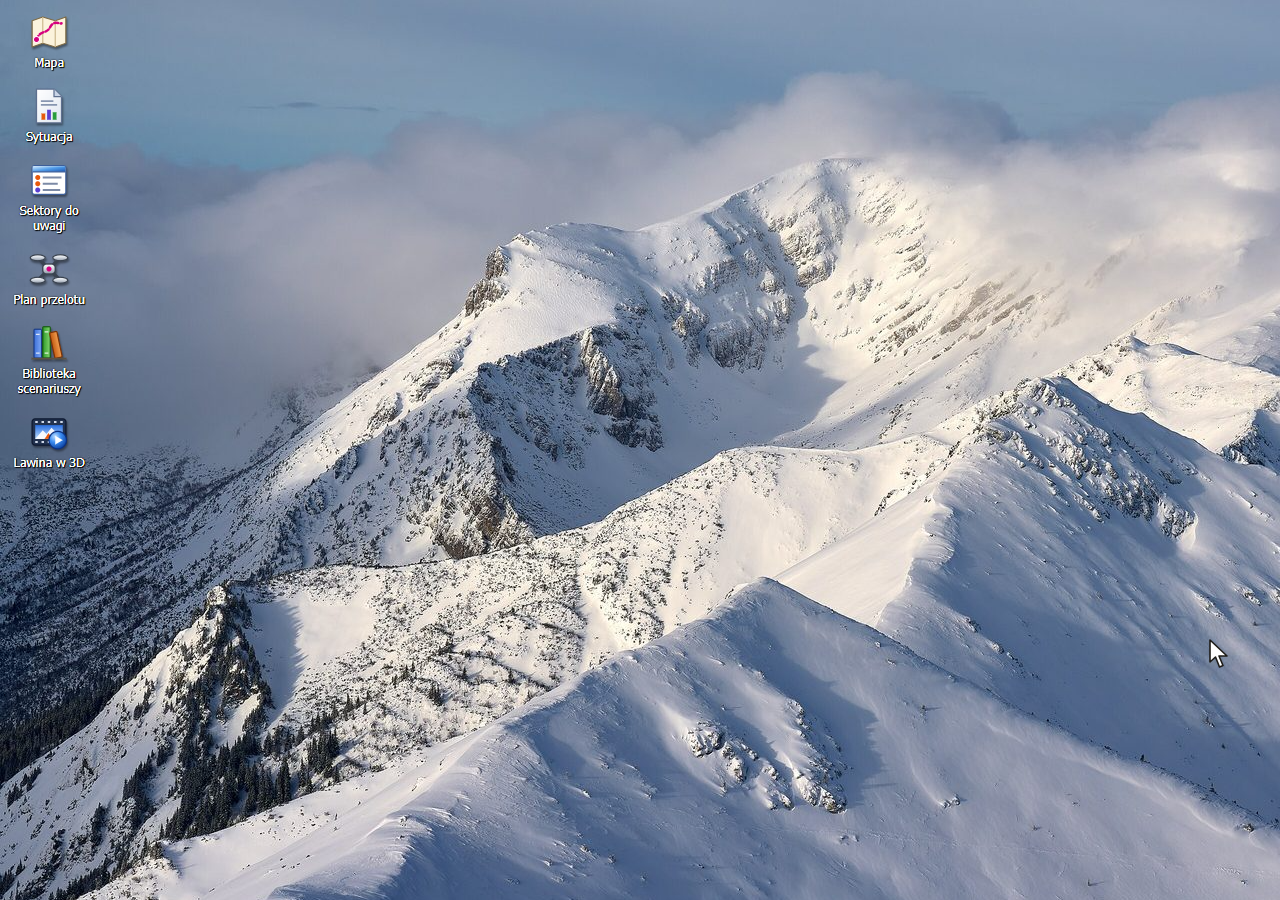
<file: web/wideo/index.html>
<!doctype html>
<html lang="pl">
<head>
  <meta charset="utf-8">
  <meta name="viewport" content="width=1920">
  <title>AvaKomunikator (rekwizyt filmu)</title>
  <link rel="stylesheet" href="../xp/xp.css">
  <link rel="stylesheet" href="wideo.css">
</head>
<body data-stan="dzwoni">
  <!-- Rekwizyt do filmu demo (docs/15_wideo.md, sekcja 4.1). Komunikator wymyślony, postać fikcyjna. Strona nie jest podlinkowana z aplikacji. -->
  <svg class="sprite" aria-hidden="true" focusable="false">
    <defs>
      <linearGradient id="ak-b1" x1="0" y1="0" x2="0" y2="1"><stop offset="0" stop-color="#9fd0ff"/><stop offset=".5" stop-color="#3b8cf0"/><stop offset="1" stop-color="#1450b4"/></linearGradient>
      <linearGradient id="ak-b2" x1="0" y1="0" x2="0" y2="1"><stop offset="0" stop-color="#c9f5b0"/><stop offset=".5" stop-color="#4cc33a"/><stop offset="1" stop-color="#1f7a16"/></linearGradient>
    </defs>
    <!-- AvaKomunikator: dwa dymki rozmowy ułożone w dwa szczyty, magentowa kropka drona -->
    <symbol id="i-ak" viewBox="0 0 32 32">
      <path d="M15.2 13.5 Q16.6 11.2 18 13.5 L28.4 24.2 Q29.6 26.2 27.3 26.2 H23.6 L24.8 30 L19.6 26.2 H14 Z" fill="url(#ak-b2)" stroke="#1b5e12" stroke-width="1.1" stroke-linejoin="round"/>
      <path d="M9.6 6.6 Q11.2 4 12.8 6.6 L21.6 22.4 Q22.8 24.6 20.4 24.6 H10.2 L5.6 28.6 L6.4 24.6 H3.6 Q1.2 24.6 2.4 22.4 Z" fill="url(#ak-b1)" stroke="#123f8f" stroke-width="1.1" stroke-linejoin="round"/>
      <path d="M9.6 6.6 Q11.2 4 12.8 6.6 L14.8 10.2 L12.6 9.4 L10.8 11.2 L9 9.8 L7.6 10.4 Z" fill="#fff" opacity=".9"/>
      <path d="M17 4.6 C 20 2.6, 24 2.4, 27 4" fill="none" stroke="#d6007e" stroke-width="1.6" stroke-dasharray="2.2 1.8" stroke-linecap="round"/>
      <circle cx="27.6" cy="4.6" r="2.4" fill="#d6007e" stroke="#fff" stroke-width=".9"/>
    </symbol>
    <symbol id="i-logo" viewBox="0 0 32 32">
      <path d="M2 27 L12 9 L17 17 L21 12 L30 27 Z" fill="#fff" stroke="#1d3f7a" stroke-width="1.4" stroke-linejoin="round"/>
      <path d="M2 27 L12 9 L14.6 13.6 L12.4 12.6 L10.2 15.4 L8.4 14.2 Z" fill="#cfe0f5"/>
      <path d="M4 7 C 11 2.5, 21 2.5, 27 6" fill="none" stroke="#d6007e" stroke-width="2.2" stroke-dasharray="3 2.2" stroke-linecap="round"/>
      <circle cx="27.5" cy="6.4" r="2.6" fill="#d6007e" stroke="#fff" stroke-width="1"/>
    </symbol>
    <symbol id="i-sluchawka" viewBox="0 0 24 24">
      <path d="M5 3.5 C3.6 4.4 2.8 6 3.2 8 C4.4 13.6 10.4 19.6 16 20.8 C18 21.2 19.6 20.4 20.5 19 L21 18 L17 14.6 L14.8 16 C12 14.8 9.2 12 8 9.2 L9.4 7 L6 3 Z" fill="currentColor"/>
    </symbol>
    <symbol id="i-ekran" viewBox="0 0 32 32">
      <rect x="3" y="5" width="26" height="18" rx="2" fill="#3b8cf0" stroke="#123f8f" stroke-width="1.2"/>
      <rect x="5.5" y="7.5" width="21" height="13" fill="#cfe7ff"/>
      <path d="M11 17 L16 11 L21 17 M16 11 V20" fill="none" stroke="#1d7a16" stroke-width="2.2" stroke-linecap="round" stroke-linejoin="round"/>
      <path d="M12 23 L11 27 H21 L20 23" fill="#9aa8bb" stroke="#4d5b70" stroke-width="1"/>
    </symbol>
    <symbol id="i-obraz" viewBox="0 0 32 32">
      <rect x="3" y="5" width="26" height="22" rx="1.5" fill="#fff" stroke="#4d6185" stroke-width="1.2"/>
      <rect x="5.5" y="7.5" width="21" height="17" fill="#9fd0ff"/>
      <path d="M5.5 24.5 L12 15 L16 20 L20 14 L26.5 24.5 Z" fill="#4cc33a"/>
      <circle cx="22" cy="11" r="2.4" fill="#ffd52e"/>
    </symbol>
    <symbol id="i-film" viewBox="0 0 32 32">
      <rect x="3" y="6" width="26" height="20" rx="2" fill="#2d3a52" stroke="#151d2c" stroke-width="1.2"/>
      <path d="M13 11 L21 16 L13 21 Z" fill="#fff"/>
      <g fill="#cfd5dd"><rect x="5" y="8" width="2.5" height="2.5"/><rect x="5" y="14.8" width="2.5" height="2.5"/><rect x="5" y="21.5" width="2.5" height="2.5"/><rect x="24.5" y="8" width="2.5" height="2.5"/><rect x="24.5" y="14.8" width="2.5" height="2.5"/><rect x="24.5" y="21.5" width="2.5" height="2.5"/></g>
    </symbol>
  </svg>

  <div id="kadr">

    <!-- sc. 1: dzwoni -->
    <section class="stan" id="st-dzwoni">
      <img class="tlo" src="klatki/pulpit.png" alt="">
      <div class="zegar-latka">6:01</div>
      <div class="toast" id="toast">
        <div class="toast-bar"><svg><use href="#i-ak"/></svg><span>AvaKomunikator</span><i class="toast-x"></i></div>
        <div class="toast-body">
          <div class="awatar duzy" data-awatar></div>
          <div class="toast-txt">
            <b>Staszek (bacówka) dzwoni…</b>
            <span class="typ"><svg><use href="#i-sluchawka"/></svg>Rozmowa wideo</span>
            <em>Siwa w hangarze. Siwa w zagrodzie.</em>
          </div>
        </div>
        <div class="toast-btns">
          <button class="ak-btn zielony" id="odbierz"><svg><use href="#i-sluchawka"/></svg>Odbierz</button>
          <button class="ak-btn pomaranczowy" id="odrzuc"><svg class="obrot"><use href="#i-sluchawka"/></svg>Odrzuć</button>
        </div>
      </div>
    </section>

    <!-- sc. 2-3: rozmowa -->
    <section class="stan" id="st-rozmowa">
      <img class="tlo" src="../media/tapeta/tatry_1920.jpg" alt="">
      <div class="window active okno-rozmowa">
        <div class="title-bar">
          <svg class="title-icon"><use href="#i-ak"/></svg>
          <span class="title-text">Rozmowa wideo: Staszek (bacówka)</span>
          <div class="title-controls"><button class="tb-min" tabindex="-1"></button><button class="tb-max" tabindex="-1"></button><button class="tb-close" tabindex="-1"></button></div>
        </div>
        <div class="rozmowa-body">
          <div class="kamera duza">
            <canvas id="cam-duza" width="320" height="240"></canvas>
            <div class="podpis" id="podpis"></div>
            <div class="etykieta" id="etykieta"><svg><use href="#i-logo"/></svg><span></span></div>
          </div>
          <div class="kolumna">
            <fieldset class="group kontakt">
              <legend>Kontakt</legend>
              <div class="kontakt-wiersz">
                <div class="awatar" data-awatar></div>
                <div><b>Staszek (bacówka)</b><span class="online"><i></i>Połączono · rozmowa wideo</span><em>Siwa w hangarze. Siwa w zagrodzie.</em></div>
              </div>
            </fieldset>
            <fieldset class="group czat">
              <legend>Rozmowa</legend>
              <div class="czat-log"></div>
            </fieldset>
            <div class="czat-pole"><span class="czat-tekst"></span><span class="czat-placeholder">Napisz wiadomość…</span></div>
            <div class="rozmowa-btns">
              <button class="xp-btn default duzy-btn" id="udostepnij"><svg><use href="#i-ekran"/></svg>Udostępnij ekran</button>
              <button class="ak-btn pomaranczowy duzy-btn"><svg class="obrot"><use href="#i-sluchawka"/></svg>Zakończ rozmowę</button>
            </div>
          </div>
        </div>
      </div>
    </section>

    <!-- sc. 4: owca -->
    <section class="stan" id="st-owca">
      <img class="tlo" src="../media/tapeta/tatry_1920.jpg" alt="">
      <div class="window active okno-owca" id="okno-owca">
        <div class="title-bar">
          <svg class="title-icon"><use href="#i-obraz"/></svg>
          <span class="title-text">siwa.jpg — Podgląd obrazu</span>
          <div class="title-controls"><button class="tb-min" tabindex="-1"></button><button class="tb-max" tabindex="-1"></button><button class="tb-close" id="owca-x" tabindex="-1"></button></div>
        </div>
        <div class="owca-body">
          <div class="owca-obraz" id="owca-obraz"></div>
          <div class="owca-pasek">
            <i class="ob ob-l"></i><i class="ob ob-p"></i><b class="sep"></b><i class="ob ob-plus"></i><i class="ob ob-minus"></i><b class="sep"></b><i class="ob ob-obr"></i>
          </div>
        </div>
      </div>
    </section>

    <!-- sc. 4-10: udostepnianie (alias: ekran); sc. 9: film -->
    <section class="stan" id="st-ekran">
      <div class="window active maximized okno-ekran">
        <div class="title-bar">
          <svg class="title-icon"><use href="#i-ak"/></svg>
          <span class="title-text">Rozmowa wideo: Staszek (bacówka)</span>
          <div class="title-controls"><button class="tb-min" tabindex="-1"></button><button class="tb-max" tabindex="-1"></button><button class="tb-close" tabindex="-1"></button></div>
        </div>
      </div>
      <div class="wstega">
        <svg><use href="#i-ekran"/></svg>
        <b>Staszek udostępnia ekran</b>
        <span class="wstega-stan"><i></i>na żywo</span>
      </div>
      <div class="slot" id="slot">
        <div class="slot-film">
          <img class="tlo" src="klatki/pulpit.png" alt="">
          <div class="zegar-latka mala">6:02</div>
          <div class="window active okno-film">
            <div class="title-bar">
              <svg class="title-icon"><use href="#i-film"/></svg>
              <span class="title-text">Sieć neuronowa: zasięg przy zmianie grubości płyty</span>
              <div class="title-controls"><button class="tb-min" tabindex="-1"></button><button class="tb-max" tabindex="-1"></button><button class="tb-close" tabindex="-1"></button></div>
            </div>
            <video id="film" src="../media/landing/surogat_suwak.mp4" muted playsinline preload="auto"></video>
          </div>
        </div>
      </div>
      <aside class="bok">
        <div class="kamera mala">
          <canvas id="cam-mala" width="320" height="240"></canvas>
          <span class="kam-nazwa">Staszek (bacówka)</span>
        </div>
        <fieldset class="group czat">
          <legend>Rozmowa</legend>
          <div class="czat-log"></div>
        </fieldset>
        <div class="czat-pole"><span class="czat-tekst"></span><span class="czat-placeholder">Napisz wiadomość…</span></div>
      </aside>
    </section>

    <!-- sc. 11: koniec -->
    <section class="stan" id="st-koniec">
      <div class="plansza">
        <svg class="plansza-logo"><use href="#i-logo"/></svg>
        <h1>Avalauncher</h1>
        <p class="teza">Wie, czego nie wie, i mówi, gdzie polecieć, żeby się dowiedzieć.</p>
        <p class="hy">HackYeah 2026 · Defence</p>
        <div class="zastrzezenia">
          <p>Postać fikcyjna. Projekt nie jest powiązany z TOPR.</p>
          <p>AvaKomunikator to komunikator wymyślony na potrzeby filmu.</p>
        </div>
        <p class="drobny">Pogoda: IMGW-PIB, stacja Kasprowy Wierch (dane prawdziwe). Źródłem pochodzenia danych jest Instytut Meteorologii i Gospodarki Wodnej – Państwowy Instytut Badawczy. Dane zostały przetworzone. · Grubość płyty i przeloty drona: dane syntetyczne. · Teren i ortofotomapa: GUGiK · Szlaki: © współtwórcy OpenStreetMap · Symulacje: AvaFrame (EUPL-1.2)</p>
        <p class="drobny tts" id="tts">Głos Staszka: syntezator mowy.</p>
      </div>
      <div class="window active rozlaczono" id="rozlaczono">
        <div class="title-bar"><svg class="title-icon"><use href="#i-ak"/></svg><span class="title-text">AvaKomunikator</span><div class="title-controls"><button class="tb-close" tabindex="-1"></button></div></div>
        <div class="rozl-body"><div class="awatar" data-awatar></div><div><b>Staszek (bacówka) — rozłączono</b><span>Rozmowa wideo zakończona</span></div></div>
      </div>
    </section>

    <div id="pas-napisow"><span id="napis"></span></div>
    <div id="puls"></div>
    <div id="kursor"><svg width="22" height="30" viewBox="0 0 22 30"><path d="M1 1 L1 23 L6.5 18 L10.5 28 L14 26.5 L10 17 L18 17 Z" fill="#fff" stroke="#1d1b17" stroke-width="1.6" stroke-linejoin="round"/></svg></div>
  </div>

  <script src="wideo.js"></script>
</body>
</html>
</file>
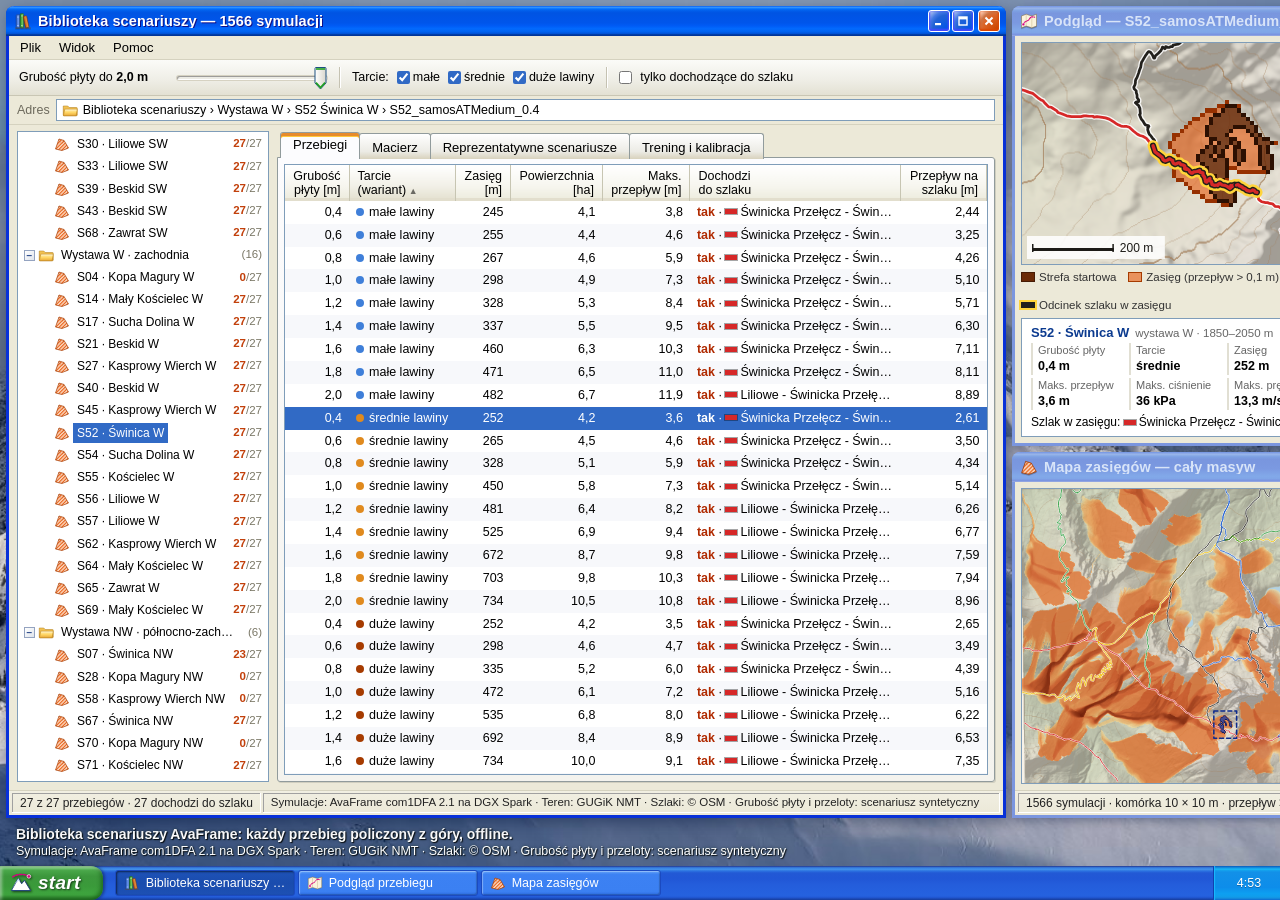
<file: web/biblioteka.html>
<!doctype html>
<html lang="pl">
<head>
  <meta charset="utf-8">
  <meta name="viewport" content="width=device-width, initial-scale=1">
  <title>Biblioteka scenariuszy — Avalauncher</title>
  <link rel="icon" href="data:image/svg+xml,%3Csvg xmlns=%27http://www.w3.org/2000/svg%27 viewBox=%270 0 32 32%27%3E%3Cpath d=%27M2 27 L12 9 L17 17 L21 12 L30 27 Z%27 fill=%27%23fff%27 stroke=%27%231d3f7a%27 stroke-width=%272%27 stroke-linejoin=%27round%27/%3E%3Ccircle cx=%2727%27 cy=%276%27 r=%274%27 fill=%27%23d6007e%27/%3E%3C/svg%3E">
  <link rel="stylesheet" href="xp/xp.css">
  <link rel="stylesheet" href="biblioteka.css">
</head>
<body>
  <svg class="sprite" aria-hidden="true" focusable="false">
    <defs>
      <linearGradient id="g-rock" x1="0" y1="0" x2="0" y2="1"><stop offset="0" stop-color="#b9cbe4"/><stop offset=".55" stop-color="#6f8db8"/><stop offset="1" stop-color="#3f5f8f"/></linearGradient>
      <linearGradient id="g-grass" x1="0" y1="0" x2="0" y2="1"><stop offset="0" stop-color="#9be15d"/><stop offset="1" stop-color="#2f8f1f"/></linearGradient>
      <linearGradient id="g-warn" x1="0" y1="0" x2="0" y2="1"><stop offset="0" stop-color="#fff4a8"/><stop offset=".45" stop-color="#ffd52e"/><stop offset="1" stop-color="#e8a300"/></linearGradient>
      <radialGradient id="g-blue" cx=".35" cy=".3" r=".75"><stop offset="0" stop-color="#bfe0ff"/><stop offset=".45" stop-color="#3b8cf0"/><stop offset="1" stop-color="#0b3f9e"/></radialGradient>
      <radialGradient id="g-violet" cx=".35" cy=".3" r=".75"><stop offset="0" stop-color="#e2d9ff"/><stop offset=".45" stop-color="#7a5ef0"/><stop offset="1" stop-color="#3a239a"/></radialGradient>
      <radialGradient id="g-green" cx=".35" cy=".3" r=".75"><stop offset="0" stop-color="#d9ffc9"/><stop offset=".45" stop-color="#4cc33a"/><stop offset="1" stop-color="#1d7a16"/></radialGradient>
      <radialGradient id="g-orange" cx=".35" cy=".3" r=".8"><stop offset="0" stop-color="#ffd9b8"/><stop offset=".5" stop-color="#f07a2a"/><stop offset="1" stop-color="#a8420a"/></radialGradient>
      <linearGradient id="g-folder" x1="0" y1="0" x2="0" y2="1"><stop offset="0" stop-color="#fff0b8"/><stop offset=".5" stop-color="#ffd665"/><stop offset="1" stop-color="#e8a83a"/></linearGradient>
      <linearGradient id="g-folder-back" x1="0" y1="0" x2="0" y2="1"><stop offset="0" stop-color="#f6c95a"/><stop offset="1" stop-color="#d39226"/></linearGradient>
      <linearGradient id="g-screen" x1="0" y1="0" x2="1" y2="1"><stop offset="0" stop-color="#d4ecff"/><stop offset=".5" stop-color="#4f9be8"/><stop offset="1" stop-color="#1c56b0"/></linearGradient>
      <linearGradient id="g-metal" x1="0" y1="0" x2="0" y2="1"><stop offset="0" stop-color="#ffffff"/><stop offset=".5" stop-color="#cfd5dd"/><stop offset="1" stop-color="#8d97a5"/></linearGradient>
      <linearGradient id="g-paper" x1="0" y1="0" x2="1" y2="1"><stop offset="0" stop-color="#ffffff"/><stop offset="1" stop-color="#dfe6f0"/></linearGradient>
      <linearGradient id="g-sky" x1="0" y1="0" x2="0" y2="1"><stop offset="0" stop-color="#2a6fe0"/><stop offset="1" stop-color="#bfe0ff"/></linearGradient>
      <linearGradient id="g-power" x1="0" y1="0" x2="0" y2="1"><stop offset="0" stop-color="#ffb08a"/><stop offset=".5" stop-color="#e2531c"/><stop offset="1" stop-color="#b3330a"/></linearGradient>
      <linearGradient id="g-key" x1="0" y1="0" x2="0" y2="1"><stop offset="0" stop-color="#fff1a0"/><stop offset=".5" stop-color="#f2be22"/><stop offset="1" stop-color="#c98e05"/></linearGradient>
      <linearGradient id="g-book1" x1="0" y1="0" x2="1" y2="0"><stop offset="0" stop-color="#3b6fd8"/><stop offset="1" stop-color="#7fa8f5"/></linearGradient>
      <linearGradient id="g-book2" x1="0" y1="0" x2="1" y2="0"><stop offset="0" stop-color="#2f9a2a"/><stop offset="1" stop-color="#84d66d"/></linearGradient>
      <linearGradient id="g-book3" x1="0" y1="0" x2="1" y2="0"><stop offset="0" stop-color="#c25a10"/><stop offset="1" stop-color="#f3a052"/></linearGradient>
      <pattern id="p-hatch" width="5" height="5" patternUnits="userSpaceOnUse" patternTransform="rotate(45)"><rect width="5" height="5" fill="#fbd6bd"/><rect width="2" height="5" fill="#e8590c"/></pattern>
    </defs>

    <symbol id="i-logo" viewBox="0 0 32 32">
      <path d="M2 27 L12 9 L17 17 L21 12 L30 27 Z" fill="#fff" stroke="#1d3f7a" stroke-width="1.4" stroke-linejoin="round"/>
      <path d="M2 27 L12 9 L14.6 13.6 L12.4 12.6 L10.2 15.4 L8.4 14.2 Z" fill="#cfe0f5"/>
      <path d="M4 7 C 11 2.5, 21 2.5, 27 6" fill="none" stroke="#d6007e" stroke-width="2.2" stroke-dasharray="3 2.2" stroke-linecap="round"/>
      <circle cx="27.5" cy="6.4" r="2.6" fill="#d6007e" stroke="#fff" stroke-width="1"/>
    </symbol>

    <symbol id="i-mountain" viewBox="0 0 32 32">
      <path d="M1.5 27.5 L11.5 8.5 L16.5 16 L20.5 10.5 L30.5 27.5 Z" fill="url(#g-rock)" stroke="#2c4870" stroke-width="1.1" stroke-linejoin="round"/>
      <path d="M11.5 8.5 L15 15.2 L13 14 L11.2 16 L9.4 14.1 L8.3 14.6 Z" fill="#fff"/>
      <path d="M20.5 10.5 L23.6 15.6 L21.9 14.8 L20.4 16.2 L18.9 14.9 L18 15.3 Z" fill="#fff"/>
      <path d="M1.5 27.5 C 7 23, 12 24.5, 17 23 C 22 21.5, 27 23.5, 30.5 27.5 Z" fill="url(#g-grass)" stroke="#2a6f18" stroke-width=".8"/>
    </symbol>

    <symbol id="i-drone" viewBox="0 0 32 32">
      <path d="M8 8 L24 24 M24 8 L8 24" stroke="#3a4350" stroke-width="2.6" stroke-linecap="round"/>
      <g fill="url(#g-metal)" stroke="#3a4350" stroke-width="1">
        <ellipse cx="7" cy="7" rx="6" ry="2.4"/><ellipse cx="25" cy="7" rx="6" ry="2.4"/>
        <ellipse cx="7" cy="25" rx="6" ry="2.4"/><ellipse cx="25" cy="25" rx="6" ry="2.4"/>
      </g>
      <rect x="11" y="12" width="10" height="8" rx="3" fill="url(#g-metal)" stroke="#3a4350" stroke-width="1.1"/>
      <circle cx="16" cy="16" r="2" fill="#d6007e"/>
    </symbol>

    <symbol id="i-warn" viewBox="0 0 32 32">
      <path d="M16 2.5 C17 2.5 17.7 3.1 18.2 4 L30.1 25.8 C31 27.5 30.1 29.5 28.1 29.5 L3.9 29.5 C1.9 29.5 1 27.5 1.9 25.8 L13.8 4 C14.3 3.1 15 2.5 16 2.5 Z" fill="url(#g-warn)" stroke="#9a6a00" stroke-width="1.1"/>
      <path d="M14.1 10.5 h3.8 l-.8 10 h-2.2 Z" fill="#1d1b17"/>
      <circle cx="16" cy="24.2" r="2.1" fill="#1d1b17"/>
      <path d="M4.6 25.2 L14.6 6.5" stroke="#fff" stroke-opacity=".7" stroke-width="1.3" stroke-linecap="round"/>
    </symbol>

    <symbol id="i-question" viewBox="0 0 32 32">
      <circle cx="16" cy="16" r="14" fill="url(#g-violet)" stroke="#2a1877" stroke-width="1"/>
      <ellipse cx="13" cy="9" rx="8" ry="4.5" fill="#fff" opacity=".35"/>
      <path d="M11.4 12.2 C11.4 8.9 13.6 7.4 16.2 7.4 C19.2 7.4 21 9.3 21 11.8 C21 14.4 19 15.3 17.8 16.2 C17 16.8 16.9 17.4 16.9 18.6 L14.6 18.6 C14.5 16.6 15 15.6 16.3 14.6 C17.5 13.7 18.4 13.1 18.4 11.9 C18.4 10.6 17.5 9.8 16.1 9.8 C14.6 9.8 13.9 10.8 13.9 12.2 Z" fill="#fff"/>
      <circle cx="15.8" cy="22.4" r="1.9" fill="#fff"/>
    </symbol>

    <symbol id="i-info" viewBox="0 0 32 32">
      <circle cx="16" cy="16" r="14" fill="url(#g-blue)" stroke="#0a3080" stroke-width="1"/>
      <ellipse cx="13" cy="9" rx="8" ry="4.5" fill="#fff" opacity=".35"/>
      <circle cx="16" cy="9.6" r="2.2" fill="#fff"/>
      <path d="M13 13.4 h4.8 v8.8 h1.8 v2.4 h-6.6 v-2.4 h1.8 v-6.4 h-1.8 Z" fill="#fff"/>
    </symbol>

    <symbol id="i-folder" viewBox="0 0 32 32">
      <path d="M2.5 8 h9 l3 3 h14.5 a1.5 1.5 0 0 1 1.5 1.5 V26 a1.5 1.5 0 0 1 -1.5 1.5 H4 A1.5 1.5 0 0 1 2.5 26 Z" fill="url(#g-folder-back)" stroke="#a87410" stroke-width="1"/>
      <path d="M5.5 14.5 h25 l-2.4 13 H2.8 Z" fill="url(#g-folder)" stroke="#b9821a" stroke-width="1" stroke-linejoin="round"/>
      <path d="M6.5 15.8 h22.5" stroke="#fff" stroke-opacity=".8"/>
    </symbol>

    <symbol id="i-report" viewBox="0 0 32 32">
      <path d="M6 2.5 h14 l6 6 V29.5 H6 Z" fill="url(#g-paper)" stroke="#5d6f8f" stroke-width="1"/>
      <path d="M20 2.5 v6 h6" fill="#c8d4e6" stroke="#5d6f8f" stroke-width="1"/>
      <path d="M9.5 12 h10 M9.5 15 h13" stroke="#8796b0" stroke-width="1.4"/>
      <rect x="10" y="22" width="3" height="5" fill="#e8590c"/><rect x="14.5" y="19" width="3" height="8" fill="#5b3fd1"/><rect x="19" y="21" width="3" height="6" fill="#2a9d3c"/>
    </symbol>

    <symbol id="i-list" viewBox="0 0 32 32">
      <rect x="2.5" y="4.5" width="27" height="23" rx="2" fill="#fff" stroke="#3d5f9a" stroke-width="1"/>
      <rect x="3" y="5" width="26" height="4.5" fill="url(#g-screen)"/>
      <path d="M3 9.5 h26" stroke="#3d5f9a"/>
      <circle cx="7" cy="14" r="2" fill="#e8590c"/><circle cx="7" cy="19" r="2" fill="#e8590c"/><circle cx="7" cy="24" r="2" fill="#5b3fd1"/>
      <path d="M11 14 h15 M11 19 h12 M11 24 h14" stroke="#7c8aa6" stroke-width="1.6"/>
    </symbol>

    <symbol id="i-plan" viewBox="0 0 32 32">
      <path d="M2.5 7 L11 4 L21 7 L29.5 4 V25 L21 28 L11 25 L2.5 28 Z" fill="#fbf3dc" stroke="#7d6a45" stroke-width="1" stroke-linejoin="round"/>
      <path d="M11 4 V25 M21 7 V28" stroke="#cdbb91" stroke-width="1"/>
      <path d="M6 22 C 9 14, 14 18, 17 12 S 25 10, 26 9" fill="none" stroke="#d6007e" stroke-width="2" stroke-dasharray="3 2" stroke-linecap="round"/>
      <circle cx="6" cy="22" r="2.4" fill="#d6007e" stroke="#fff" stroke-width=".8"/>
    </symbol>

    <symbol id="i-trail" viewBox="0 0 32 32">
      <rect x="4" y="4" width="24" height="24" rx="3" fill="#fff" stroke="#8a8a8a" stroke-width="1"/>
      <rect x="4.5" y="12.5" width="23" height="7" fill="#d62828"/>
      <path d="M5 6 h22" stroke="#fff" stroke-width="1"/>
      <rect x="4" y="4" width="24" height="24" rx="3" fill="none" stroke="#6e6e6e" stroke-width="1"/>
    </symbol>

    <symbol id="i-sectors" viewBox="0 0 32 32">
      <path d="M3 26 L10 6 L20 9 L29 24 L16 29 Z" fill="url(#p-hatch)" stroke="#a63b00" stroke-width="1.4" stroke-linejoin="round"/>
      <path d="M10 6 L13 13 M20 9 L17 15" stroke="#a63b00" stroke-width=".9" opacity=".6"/>
    </symbol>

    <symbol id="i-library" viewBox="0 0 32 32">
      <rect x="4" y="5" width="6" height="23" rx="1" fill="url(#g-book1)" stroke="#1d3f8a"/>
      <rect x="11" y="3" width="6" height="25" rx="1" fill="url(#g-book2)" stroke="#155a12"/>
      <rect x="18.5" y="7" width="6" height="21" rx="1" fill="url(#g-book3)" stroke="#7a3206" transform="rotate(-12 21.5 17.5)"/>
      <path d="M5.5 9 h3 M12.5 7 h3 M5.5 24 h3 M12.5 24 h3" stroke="#fff" stroke-opacity=".8"/>
      <path d="M2 28.5 h28" stroke="#5a5244" stroke-width="1.4"/>
    </symbol>

    <symbol id="i-user" viewBox="0 0 48 48">
      <rect x="1" y="1" width="46" height="46" rx="5" fill="url(#g-sky)"/>
      <circle cx="35" cy="13" r="4.5" fill="#fff6c8"/>
      <path d="M1 40 L15 14 L22 25 L28 17 L47 40 V47 H1 Z" fill="#7a92b8"/>
      <path d="M15 14 L19.6 21.6 L17 20.4 L14.6 22.6 L12.4 20.4 Z M28 17 L32 23 L29.8 22 L28 23.6 L26 22.2 Z" fill="#fff"/>
      <path d="M1 41 C 12 35, 22 38, 32 35 C 39 33, 44 36, 47 38 V47 H1 Z" fill="#4fae2c"/>
      <path d="M8 6 C 18 1, 30 2, 40 8" fill="none" stroke="#d6007e" stroke-width="1.8" stroke-dasharray="3 2"/>
      <rect x="1" y="1" width="46" height="46" rx="5" fill="none" stroke="#fff" stroke-width="2"/>
    </symbol>

    <symbol id="i-power" viewBox="0 0 32 32">
      <rect x="2" y="2" width="28" height="28" rx="5" fill="url(#g-power)" stroke="#8a2804"/>
      <path d="M11 9.6 A8 8 0 1 0 21 9.6" fill="none" stroke="#fff" stroke-width="2.8" stroke-linecap="round"/>
      <path d="M16 6 V15.5" stroke="#fff" stroke-width="2.8" stroke-linecap="round"/>
    </symbol>

    <symbol id="i-logoff" viewBox="0 0 32 32">
      <rect x="2" y="2" width="28" height="28" rx="5" fill="url(#g-key)" stroke="#8a6205"/>
      <path d="M9 7 h9 v18 h-9 Z" fill="#fff" opacity=".9"/>
      <path d="M15 16 h10 M21.5 12 L25.5 16 L21.5 20" fill="none" stroke="#7a4f00" stroke-width="2.4" stroke-linecap="round" stroke-linejoin="round"/>
    </symbol>

    <symbol id="i-arrow" viewBox="0 0 32 32">
      <circle cx="16" cy="16" r="13" fill="url(#g-green)" stroke="#16630f"/>
      <path d="M10 16 h11 M16.5 10.5 L22 16 L16.5 21.5" fill="none" stroke="#fff" stroke-width="3" stroke-linecap="round" stroke-linejoin="round"/>
    </symbol>

    <symbol id="i-desktop" viewBox="0 0 32 32">
      <rect x="3" y="4" width="26" height="18" rx="2" fill="#2d4f86" stroke="#1a2f55"/>
      <rect x="5" y="6" width="22" height="14" fill="url(#g-sky)"/>
      <path d="M5 20 C 10 14, 16 15, 27 17 V20 Z" fill="#4fae2c"/>
      <path d="M12 22 h8 l1.5 5 h-11 Z" fill="#9aa6b8" stroke="#5c6778"/>
    </symbol>

    <symbol id="i-clock" viewBox="0 0 32 32">
      <circle cx="16" cy="16" r="13.5" fill="url(#g-blue)" stroke="#0a3080"/>
      <circle cx="16" cy="16" r="10.5" fill="#fff"/>
      <path d="M16 9 V16 L21 19" fill="none" stroke="#1d1b17" stroke-width="2" stroke-linecap="round"/>
    </symbol>

    <symbol id="i-network" viewBox="0 0 16 16">
      <rect x=".5" y="1" width="8.5" height="6.5" rx="1" fill="url(#g-screen)" stroke="#173a72"/>
      <rect x="7" y="6.5" width="8.5" height="6.5" rx="1" fill="url(#g-screen)" stroke="#173a72"/>
      <path d="M4.7 7.5 V10 H7 M11.2 13 V15 M9 15.2 h4.5" fill="none" stroke="#173a72" stroke-width="1"/>
    </symbol>

    <symbol id="i-badge-ok" viewBox="0 0 16 16">
      <circle cx="8" cy="8" r="7" fill="url(#g-green)" stroke="#fff" stroke-width="1.2"/>
      <path d="M4.6 8.2 L7 10.6 L11.4 5.8" fill="none" stroke="#fff" stroke-width="2" stroke-linecap="round" stroke-linejoin="round"/>
    </symbol>

    <symbol id="i-badge-warn" viewBox="0 0 16 16">
      <path d="M8 1 L15.2 14.5 H.8 Z" fill="url(#g-warn)" stroke="#8a5d00" stroke-width="1" stroke-linejoin="round"/>
      <path d="M8 5.5 V10" stroke="#1d1b17" stroke-width="1.8" stroke-linecap="round"/><circle cx="8" cy="12.4" r="1" fill="#1d1b17"/>
    </symbol>

    <symbol id="i-chart" viewBox="0 0 32 32">
      <rect x="2.5" y="3.5" width="27" height="25" rx="2" fill="#fff" stroke="#3d5f9a" stroke-width="1"/>
      <rect x="3" y="4" width="26" height="4.5" fill="url(#g-screen)"/>
      <path d="M3 8.5 h26" stroke="#3d5f9a"/>
      <rect x="12" y="11" width="6" height="15.5" fill="#e8590c" opacity=".18"/>
      <path d="M5 24 L9 21 L12 22 L15 15 L18 13 L21 17 L24 18 L27 20" fill="none" stroke="#1d4fa8" stroke-width="1.8" stroke-linejoin="round" stroke-linecap="round"/>
      <path d="M6 26.5 v-1.5 M9 26.5 v-1 M14 26.5 v-3 M16 26.5 v-4 M20 26.5 v-1.5 M25 26.5 v-1" stroke="#3a86dc" stroke-width="1.6"/>
      <path d="M24.5 11.5 v4 M22.8 12.5 l3.4 2 M22.8 14.5 l3.4 -2" stroke="#5a86c8" stroke-width=".9" stroke-linecap="round"/>
    </symbol>

    <symbol id="i-min" viewBox="0 0 12 12"><rect x="2" y="8" width="6" height="2.2" fill="#fff"/></symbol>
    <symbol id="i-max" viewBox="0 0 12 12"><rect x="2" y="2" width="8" height="8" fill="none" stroke="#fff" stroke-width="1.4"/><rect x="2" y="2" width="8" height="2.4" fill="#fff"/></symbol>
    <symbol id="i-restore" viewBox="0 0 12 12"><rect x="4" y="1.5" width="6.5" height="6" fill="none" stroke="#fff" stroke-width="1.2"/><rect x="1.5" y="4.5" width="6.5" height="6" fill="#2562d6" stroke="#fff" stroke-width="1.2"/><rect x="1.5" y="4.5" width="6.5" height="1.8" fill="#fff"/></symbol>
    <symbol id="i-close" viewBox="0 0 12 12"><path d="M2.5 2.5 L9.5 9.5 M9.5 2.5 L2.5 9.5" stroke="#fff" stroke-width="2" stroke-linecap="square"/></symbol>
  </svg>

<div id="screen">
  <main id="desktop" aria-label="Pulpit: Biblioteka scenariuszy">
      <svg class="wallpaper" viewBox="0 0 1600 1000" preserveAspectRatio="xMidYMid slice" aria-hidden="true">
        <defs>
          <linearGradient id="wp-sky" x1="0" y1="0" x2="0" y2="1">
            <stop offset="0" stop-color="#1c54c4"/><stop offset=".3" stop-color="#3a7fe2"/><stop offset=".62" stop-color="#86bdf3"/><stop offset=".8" stop-color="#c4e1fb"/>
          </linearGradient>
          <linearGradient id="wp-ridge" x1="0" y1="0" x2="0" y2="1"><stop offset="0" stop-color="#8ea7cf"/><stop offset="1" stop-color="#b9cde8"/></linearGradient>
          <linearGradient id="wp-ridge2" x1="0" y1="0" x2="0" y2="1"><stop offset="0" stop-color="#6f8cbb"/><stop offset="1" stop-color="#a3bcdf"/></linearGradient>
          <linearGradient id="wp-hill" x1="0" y1="0" x2=".25" y2="1">
            <stop offset="0" stop-color="#93e04a"/><stop offset=".35" stop-color="#5fbf2a"/><stop offset=".75" stop-color="#3a9418"/><stop offset="1" stop-color="#26700e"/>
          </linearGradient>
          <linearGradient id="wp-hill2" x1="0" y1="0" x2="0" y2="1"><stop offset="0" stop-color="#6cc934"/><stop offset="1" stop-color="#2c7c12"/></linearGradient>
          <radialGradient id="wp-shine" cx=".5" cy=".5" r=".5"><stop offset="0" stop-color="#e9ff9c" stop-opacity=".55"/><stop offset="1" stop-color="#e9ff9c" stop-opacity="0"/></radialGradient>
          <filter id="wp-blur-l" x="-30%" y="-80%" width="160%" height="260%"><feGaussianBlur stdDeviation="22"/></filter>
          <filter id="wp-blur-s" x="-30%" y="-80%" width="160%" height="260%"><feGaussianBlur stdDeviation="7"/></filter>
          <filter id="wp-haze"><feGaussianBlur stdDeviation="1.2"/></filter>
        </defs>
        <rect width="1600" height="1000" fill="url(#wp-sky)"/>
        <g fill="#fff" filter="url(#wp-blur-l)" opacity=".75">
          <ellipse cx="260" cy="170" rx="230" ry="60"/><ellipse cx="760" cy="110" rx="300" ry="55"/>
          <ellipse cx="1290" cy="210" rx="260" ry="70"/><ellipse cx="1050" cy="340" rx="200" ry="40"/>
          <ellipse cx="420" cy="360" rx="180" ry="36"/>
        </g>
        <g fill="#fff" filter="url(#wp-blur-s)" opacity=".85">
          <ellipse cx="220" cy="180" rx="120" ry="30"/><ellipse cx="320" cy="160" rx="90" ry="34"/>
          <ellipse cx="740" cy="120" rx="150" ry="26"/><ellipse cx="850" cy="102" rx="90" ry="28"/>
          <ellipse cx="1260" cy="220" rx="140" ry="34"/><ellipse cx="1360" cy="196" rx="90" ry="36"/>
          <ellipse cx="1050" cy="345" rx="110" ry="18"/>
        </g>
        <!-- distant Tatra ridge with snow -->
        <g filter="url(#wp-haze)">
          <path d="M0 640 L60 610 L110 622 L170 560 L215 590 L270 520 L320 548 L360 505 L410 560 L470 530 L520 575 L600 600 L640 585 L700 610 L760 560 L800 575 L850 500 L900 470 L935 505 L980 450 L1030 498 L1070 480 L1120 530 L1180 512 L1240 556 L1300 540 L1360 580 L1420 548 L1480 590 L1540 570 L1600 600 L1600 760 L0 760 Z" fill="url(#wp-ridge)" opacity=".9"/>
          <path d="M270 520 L292 532 L300 548 L284 542 L272 556 L258 540 Z M360 505 L376 522 L366 520 L358 532 L348 518 Z M900 470 L920 488 L906 486 L896 500 L884 486 Z M980 450 L1004 474 L990 470 L980 486 L966 470 Z M1070 480 L1090 496 L1076 494 L1066 506 Z M850 500 L866 514 L852 514 L842 526 L834 514 Z" fill="#fff" opacity=".95"/>
          <path d="M0 690 L90 650 L160 668 L240 632 L330 666 L420 640 L520 676 L640 650 L760 672 L880 630 L990 660 L1100 636 L1220 668 L1340 640 L1460 668 L1600 640 L1600 780 L0 780 Z" fill="url(#wp-ridge2)" opacity=".75"/>
        </g>
        <!-- rolling hills -->
        <path d="M0 760 C 220 690, 420 650, 640 680 C 860 712, 1080 770, 1600 740 L1600 1000 L0 1000 Z" fill="url(#wp-hill2)"/>
        <path d="M0 700 C 160 640, 360 585, 600 600 C 860 618, 1050 700, 1280 760 C 1420 795, 1520 800, 1600 796 L1600 1000 L0 1000 Z" fill="url(#wp-hill)"/>
        <ellipse cx="520" cy="660" rx="420" ry="90" fill="url(#wp-shine)"/>
        <path d="M0 880 C 300 830, 700 850, 1000 900 C 1250 940, 1450 930, 1600 900 L1600 1000 L0 1000 Z" fill="#2a7a10" opacity=".35"/>
      </svg>

    <div class="watermark" aria-label="Źródła danych">
      <strong>Biblioteka scenariuszy AvaFrame: każdy przebieg policzony z góry, offline.</strong>
      <span>Symulacje: AvaFrame com1DFA 2.1 na DGX Spark · Teren: GUGiK NMT · Szlaki: © OSM · Grubość płyty i przeloty: scenariusz syntetyczny</span>
    </div>

    <!-- ============ Explorer ============ -->
    <section class="window active" id="w-lib" data-title="Biblioteka scenariuszy" data-icon="i-library" style="left:6px;top:6px;width:1000px;height:812px">
      <div class="title-bar">
        <svg class="title-icon"><use href="#i-library"/></svg>
        <span class="title-text" id="lib-title">Biblioteka scenariuszy — wczytywanie…</span>
        <div class="title-controls"><button class="tb-min" aria-label="Minimalizuj"></button><button class="tb-max" aria-label="Maksymalizuj"></button><button class="tb-close" aria-label="Zamknij"></button></div>
      </div>
      <nav class="menubar" aria-label="Menu biblioteki">
        <div class="menu"><button class="menu-head">Plik</button>
          <div class="menu-pop">
            <button data-href="index.html">Wróć do Avalauncher (mapa)</button>
            <hr>
            <button data-act="reset">Wyczyść filtry</button>
          </div>
        </div>
        <div class="menu"><button class="menu-head">Widok</button>
          <div class="menu-pop">
            <button data-tab="lista">Przebiegi</button>
            <button data-tab="macierz">Macierz grubość × tarcie</button>
            <button data-tab="reprezentatywne">Reprezentatywne scenariusze</button>
            <button data-tab="trening">Trening i kalibracja</button>
            <hr>
            <button data-open="w-prev">Podgląd przebiegu</button>
            <button data-open="w-heat">Mapa zasięgów</button>
          </div>
        </div>
        <div class="menu"><button class="menu-head">Pomoc</button>
          <div class="menu-pop"><button data-act="about">O bibliotece scenariuszy</button></div>
        </div>
      </nav>
      <div class="toolbar">
        <label class="tb-group trackbar" title="Pokaż tylko przebiegi z płytą nie grubszą niż wybrana">
          <span>Grubość płyty do <b id="th-val">2,0 m</b></span>
          <input type="range" id="f-th" min="0" max="8" step="1" value="8">
        </label>
        <span class="tb-sep"></span>
        <span class="tb-group">Tarcie:
          <label><input type="checkbox" class="f-fr" value="samosATSmall" checked> małe</label>
          <label><input type="checkbox" class="f-fr" value="samosATMedium" checked> średnie</label>
          <label><input type="checkbox" class="f-fr" value="samosAT" checked> duże lawiny</label>
        </span>
        <span class="tb-sep"></span>
        <label class="tb-group"><input type="checkbox" id="f-hit"> tylko dochodzące do szlaku</label>
      </div>
      <div class="addressbar">
        <span class="ab-label">Adres</span>
        <div class="ab-field"><svg><use href="#i-folder"/></svg><span id="addr">Biblioteka scenariuszy</span></div>
      </div>
      <div class="window-body lib-body">
        <aside class="tree xp-scroll" id="tree" aria-label="Stoki w bibliotece"></aside>
        <div class="lib-main">
          <div class="tabs" role="tablist">
            <button class="tab" role="tab" data-tab="lista" aria-selected="true">Przebiegi</button>
            <button class="tab" role="tab" data-tab="macierz" aria-selected="false">Macierz</button>
            <button class="tab" role="tab" data-tab="reprezentatywne" aria-selected="false">Reprezentatywne scenariusze</button>
            <button class="tab" role="tab" data-tab="trening" aria-selected="false">Trening i kalibracja</button>
          </div>
          <div class="tab-panel" id="p-lista">
            <div class="listview" id="list"><table><thead id="list-head"></thead><tbody id="list-body"></tbody></table></div>
          </div>
          <div class="tab-panel xp-scroll" id="p-macierz" hidden></div>
          <div class="tab-panel xp-scroll" id="p-reprezentatywne" hidden></div>
          <div class="tab-panel xp-scroll" id="p-trening" hidden></div>
        </div>
      </div>
      <div class="status-bar">
        <p class="status-field" id="st-count">wczytywanie…</p>
        <p class="status-field" id="st-sel">—</p>
        <p class="status-field grow" id="st-src">Symulacje: AvaFrame com1DFA 2.1 na DGX Spark · Teren: GUGiK NMT · Szlaki: © OSM · Grubość płyty i przeloty: scenariusz syntetyczny</p>
      </div>
    </section>

    <!-- ============ Preview ============ -->
    <section class="window" id="w-prev" data-title="Podgląd przebiegu" data-icon="i-plan" style="left:1012px;top:6px;width:422px;height:440px">
      <div class="title-bar">
        <svg class="title-icon"><use href="#i-plan"/></svg>
        <span class="title-text" id="prev-title">Podgląd przebiegu</span>
        <div class="title-controls"><button class="tb-min" aria-label="Minimalizuj"></button><button class="tb-max" aria-label="Maksymalizuj"></button><button class="tb-close" aria-label="Zamknij"></button></div>
      </div>
      <div class="window-body prev-body">
        <div class="prev-map"><canvas id="prev-canvas"></canvas></div>
        <div class="prev-legend">
          <span><i class="sw rel"></i>Strefa startowa</span>
          <span><i class="sw foot"></i>Zasięg (przepływ &gt; 0,1 m)</span>
          <span><i class="sw hit"></i>Odcinek szlaku w zasięgu</span>
        </div>
        <div class="card" id="prev-card"></div>
      </div>
    </section>

    <!-- ============ Heat ============ -->
    <section class="window" id="w-heat" data-title="Mapa zasięgów" data-icon="i-sectors" style="left:1012px;top:452px;width:422px;height:366px">
      <div class="title-bar">
        <svg class="title-icon"><use href="#i-sectors"/></svg>
        <span class="title-text">Mapa zasięgów — cały masyw</span>
        <div class="title-controls"><button class="tb-min" aria-label="Minimalizuj"></button><button class="tb-max" aria-label="Maksymalizuj"></button><button class="tb-close" aria-label="Zamknij"></button></div>
      </div>
      <div class="window-body heat-body">
        <div class="heat-map"><canvas id="heat-canvas" title="Kliknij, żeby wybrać stok"></canvas><div class="tip" id="heat-tip" hidden></div></div>
        <div class="heat-legend">
          <b>Liczba symulacji, które docierają do komórki</b>
          <div class="ramp" id="heat-ramp"></div>
          <div class="ramp-ticks" id="heat-ticks"></div>
          <p class="hint">Kliknij mapę, żeby otworzyć stok w bibliotece.</p>
        </div>
      </div>
      <div class="status-bar">
        <p class="status-field grow" id="heat-status">Komórka 10 × 10 m · przepływ &gt; 0,1 m</p>
      </div>
    </section>
  </main>

  <footer class="taskbar">
    <a class="start-btn" href="index.html" title="Wróć do Avalauncher"><svg><use href="#i-logo"/></svg><span>start</span></a>
    <div class="task-buttons" id="task-buttons"></div>
    <div class="tray"><time class="clock" id="clock"></time></div>
  </footer>
</div>

<div class="dialog-veil" id="about" hidden>
  <section class="window active dialog" style="position:relative;width:460px">
    <div class="title-bar"><svg class="title-icon"><use href="#i-info"/></svg><span class="title-text">O bibliotece scenariuszy</span>
      <div class="title-controls"><button class="tb-close" aria-label="Zamknij" data-close="about"></button></div></div>
    <div class="window-body" id="about-body"></div>
  </section>
</div>

<script type="module" src="biblioteka.js"></script>
</body>
</html>
</file>
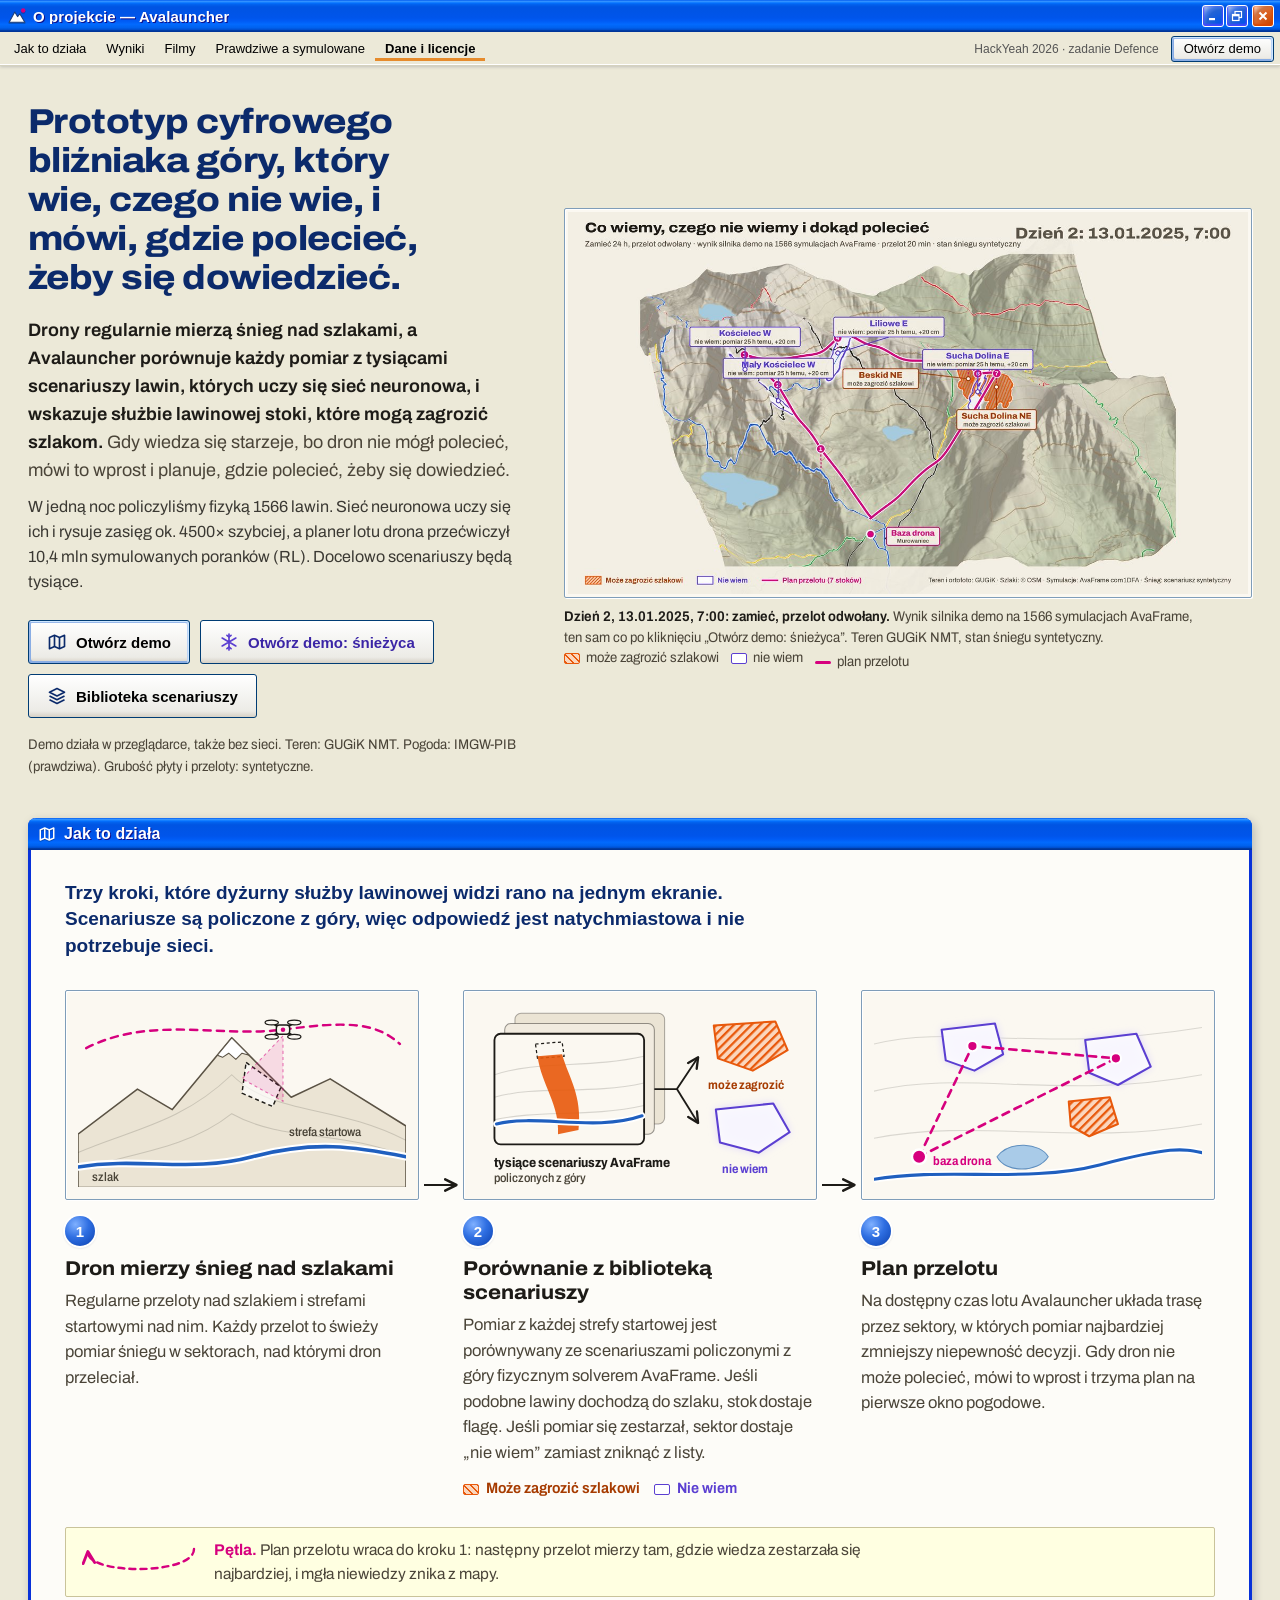
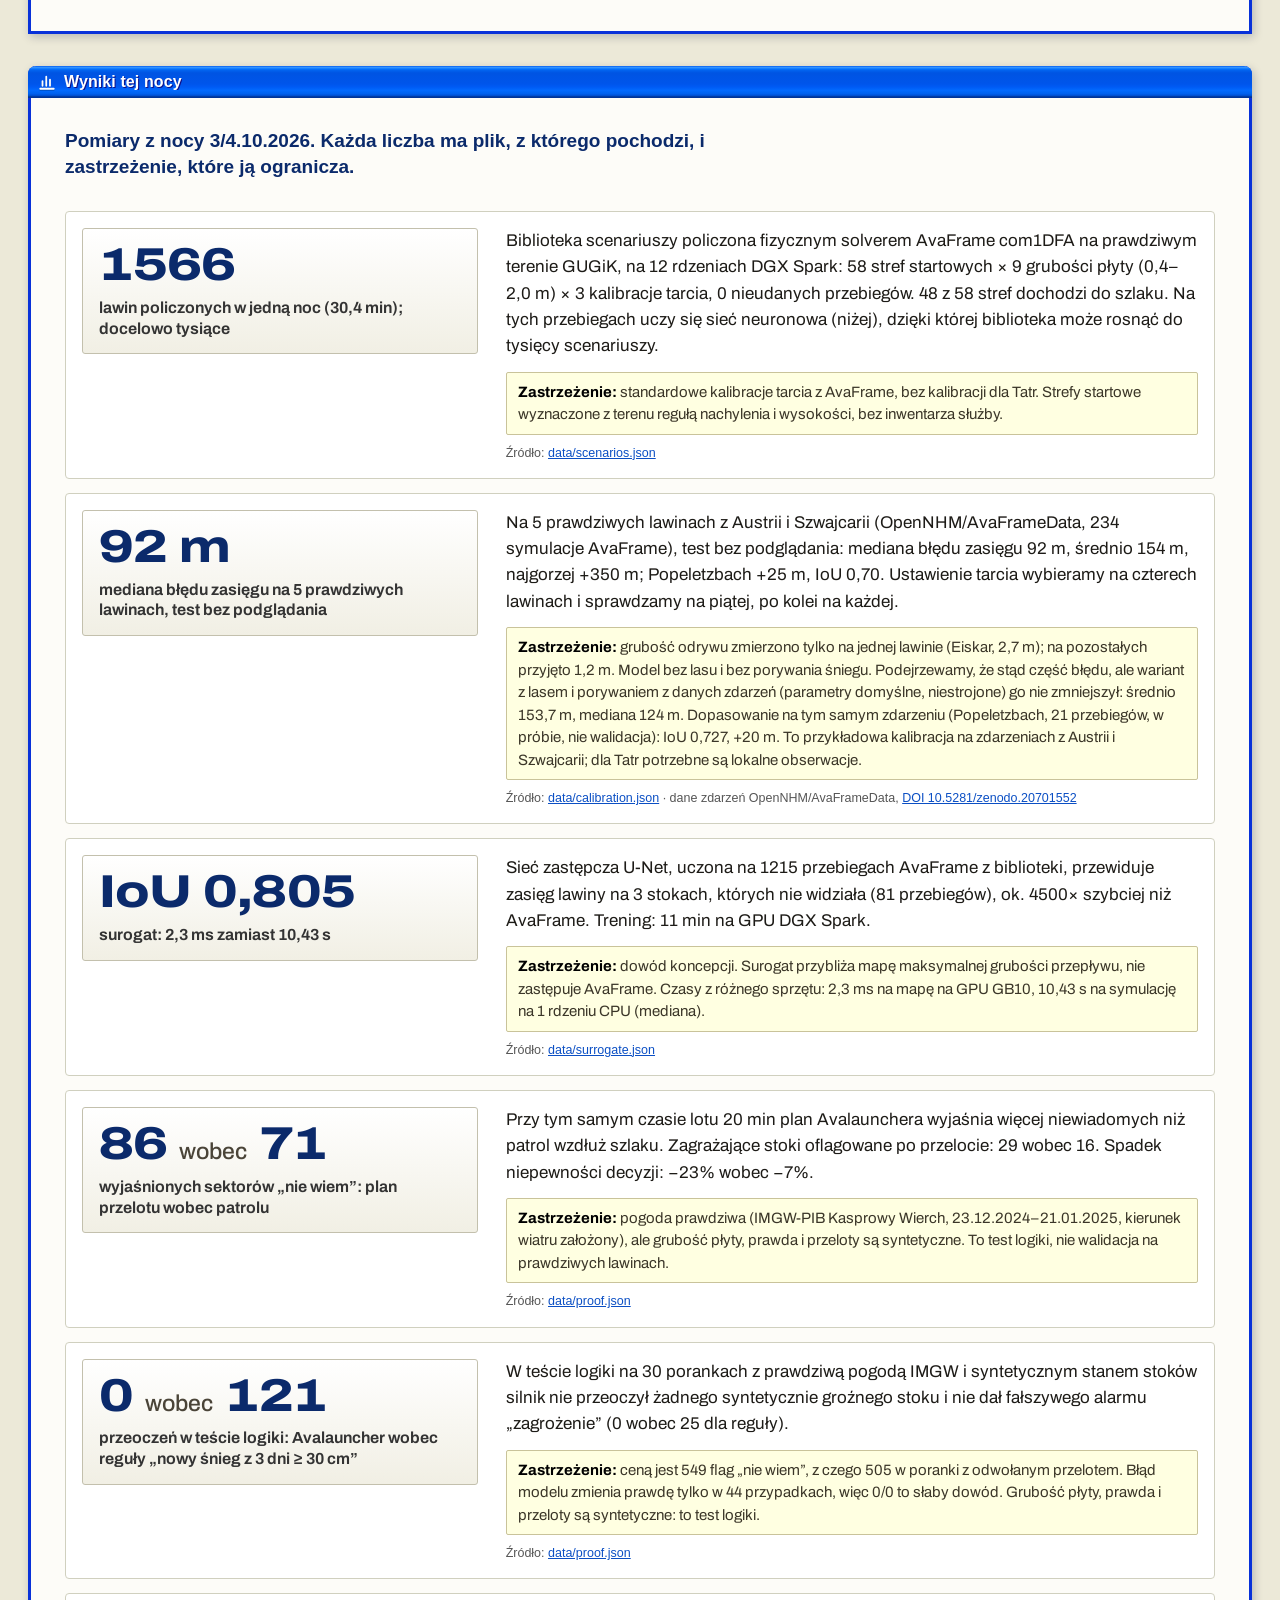
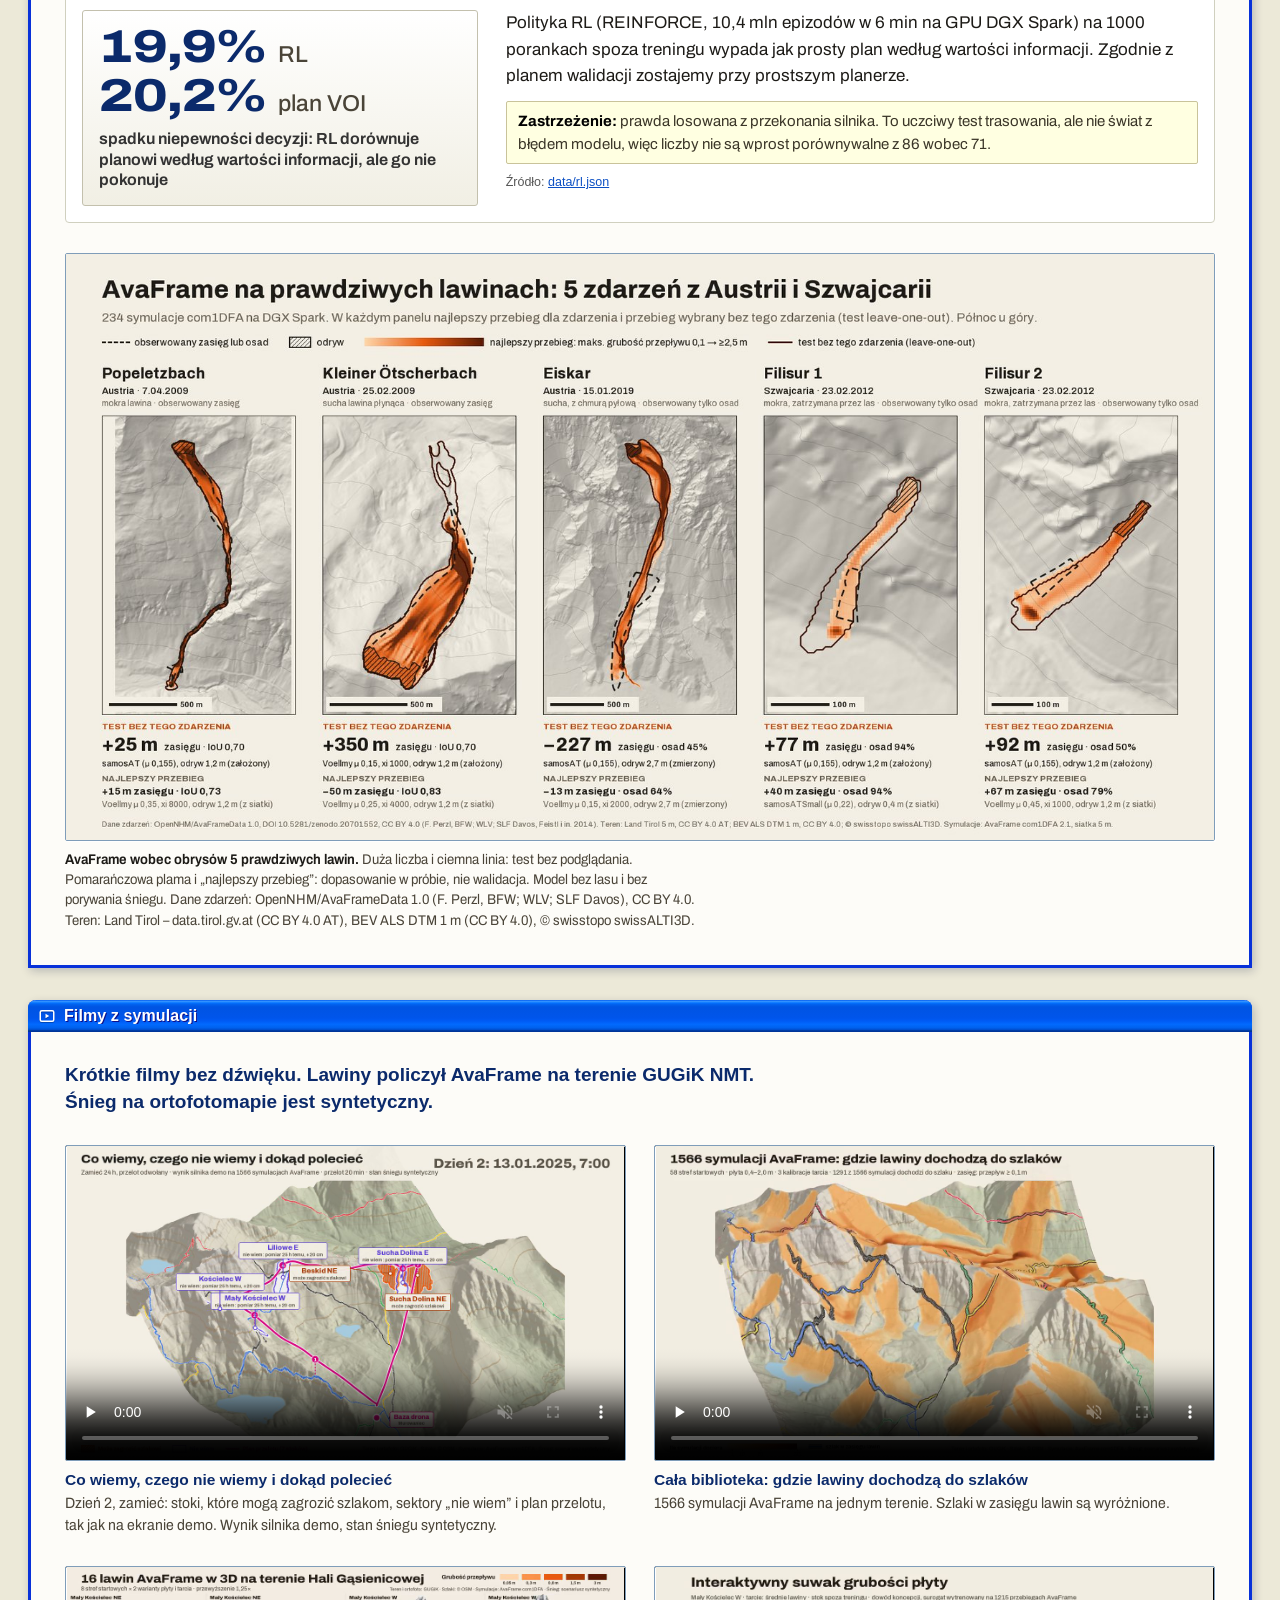
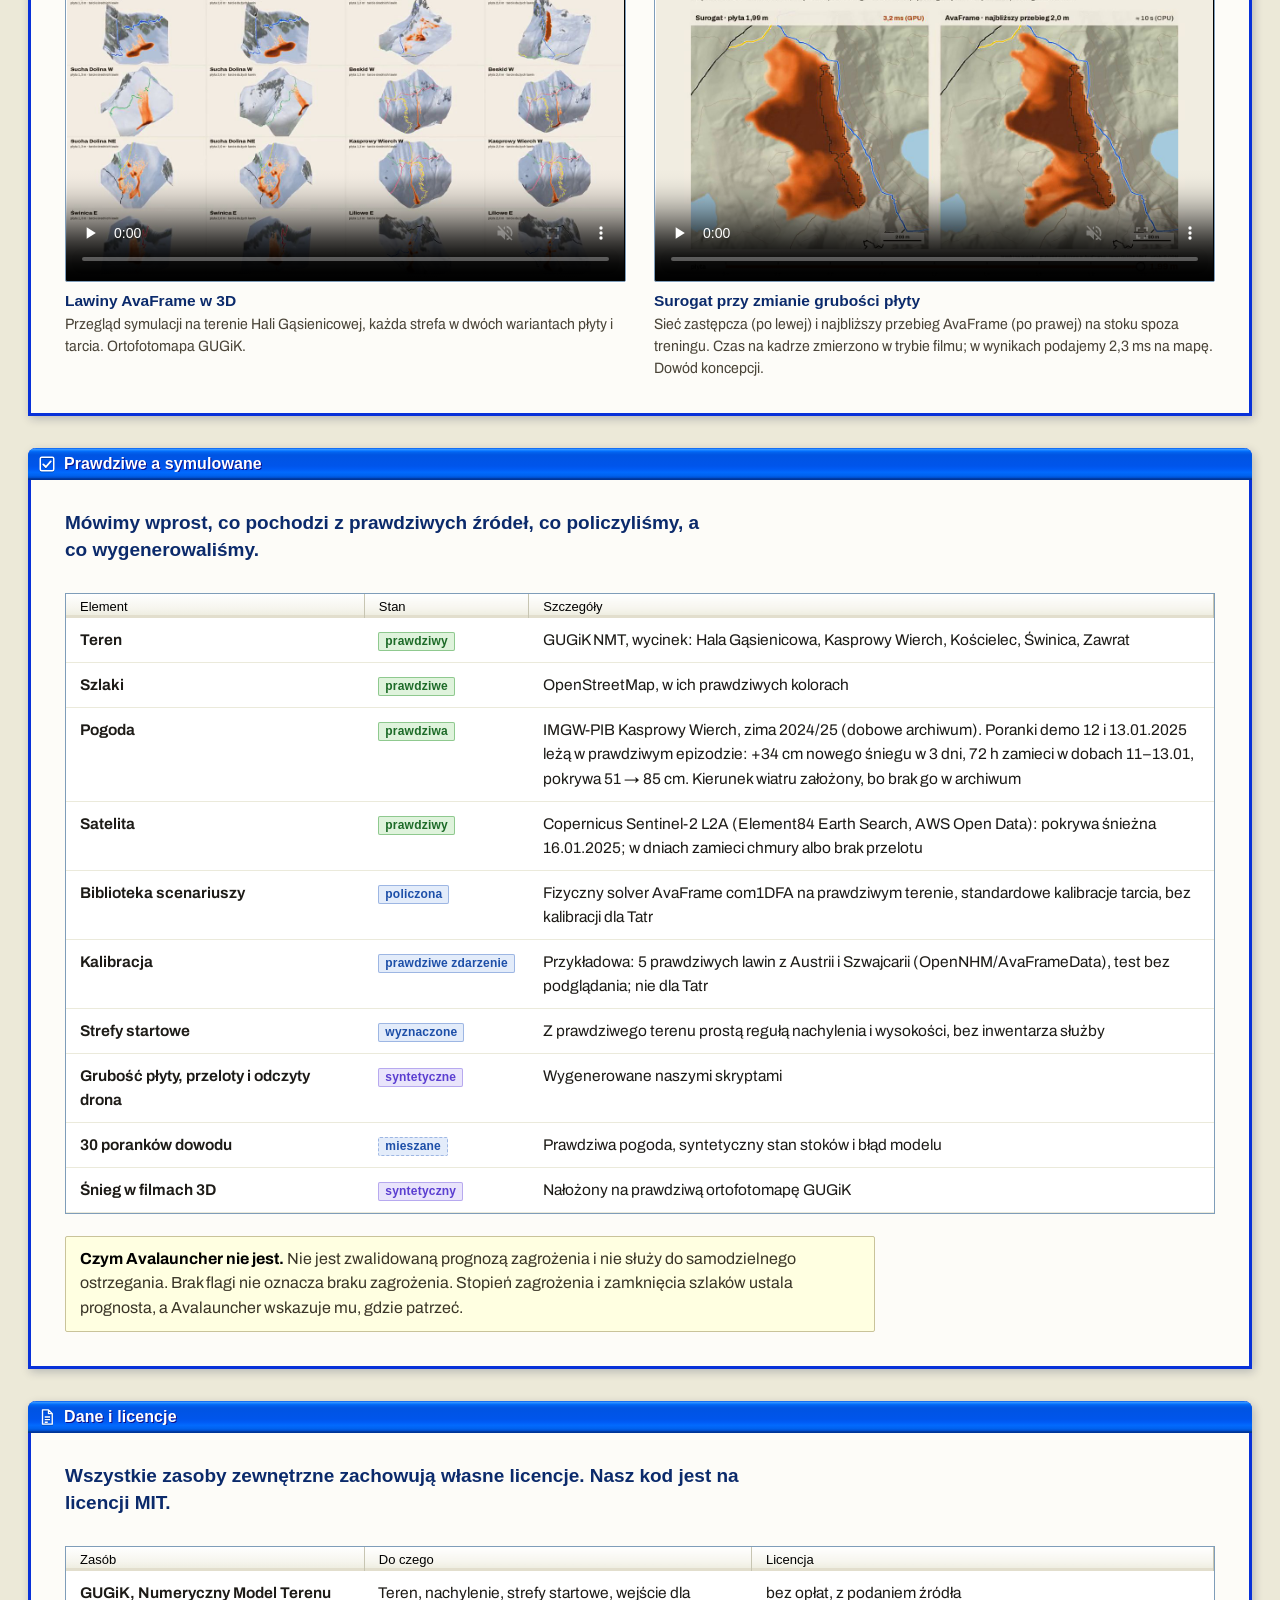
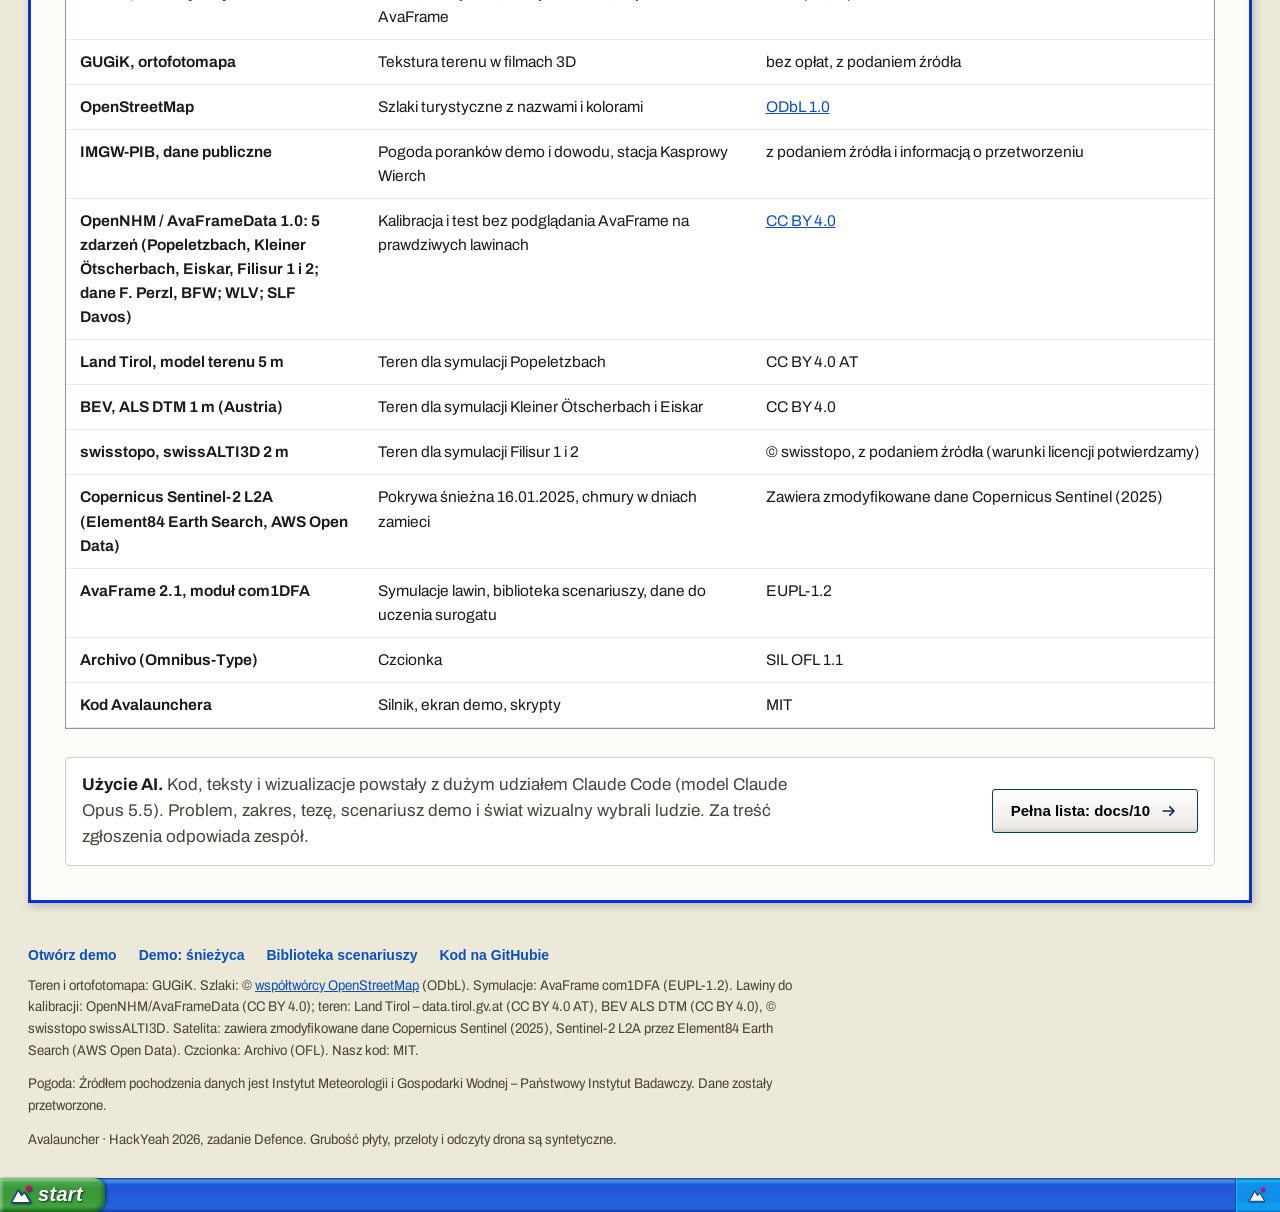
<file: web/projekt.html>
<!doctype html>
<html lang="pl">
<head>
  <meta charset="utf-8">
  <meta name="viewport" content="width=device-width, initial-scale=1">
  <title>Avalauncher: o projekcie</title>
  <meta name="description" content="Prototyp cyfrowego bliźniaka góry, który wie, czego nie wie, i mówi, gdzie polecieć, żeby się dowiedzieć. HackYeah 2026, zadanie Defence.">
  <link rel="icon" href="data:image/svg+xml,%3Csvg xmlns=%27http://www.w3.org/2000/svg%27 viewBox=%270 0 32 32%27%3E%3Cpath d=%27M2 27 L12 9 L17 17 L21 12 L30 27 Z%27 fill=%27%23fff%27 stroke=%27%231d3f7a%27 stroke-width=%272%27 stroke-linejoin=%27round%27/%3E%3Ccircle cx=%2727%27 cy=%276%27 r=%274%27 fill=%27%23d6007e%27/%3E%3C/svg%3E">
  <link rel="preload" href="vendor/fonts/Archivo-var.ttf" as="font" type="font/ttf" crossorigin>
  <link rel="stylesheet" href="projekt.css">
</head>
<body>
  <!-- Shared drawing parts: hazard hatching, fog of unknowing, logo. All icons are hand-drawn SVG. -->
  <svg class="sprite" aria-hidden="true" focusable="false">
    <defs>
      <pattern id="hatch" width="6" height="6" patternUnits="userSpaceOnUse" patternTransform="rotate(45)">
        <rect width="6" height="6" fill="#fbd6bd"/><rect width="2.2" height="6" fill="#e8590c"/>
      </pattern>
      <filter id="fog" x="-40%" y="-40%" width="180%" height="180%"><feGaussianBlur stdDeviation="4"/></filter>
      <marker id="head-ink" viewBox="0 0 10 10" refX="8" refY="5" markerWidth="7" markerHeight="7" orient="auto-start-reverse">
        <path d="M1 1 L9 5 L1 9" fill="none" stroke="#1d1b17" stroke-width="1.8" stroke-linecap="round" stroke-linejoin="round"/>
      </marker>
      <marker id="head-route" viewBox="0 0 10 10" refX="8" refY="5" markerWidth="6" markerHeight="6" orient="auto-start-reverse">
        <path d="M1 1 L9 5 L1 9" fill="none" stroke="#d6007e" stroke-width="2" stroke-linecap="round" stroke-linejoin="round"/>
      </marker>
    </defs>
    <symbol id="logo" viewBox="0 0 32 32">
      <path d="M2 27 L12 9 L17 17 L21 12 L30 27 Z" fill="#fbf8f1" stroke="#1d1b17" stroke-width="1.6" stroke-linejoin="round"/>
      <path d="M12 9 L14.8 14 L13 13.2 L11.4 15 L9.8 13.6 L8.6 14.3 Z" fill="#fff" stroke="#1d1b17" stroke-width=".8" stroke-linejoin="round"/>
      <path d="M3.5 7.5 C 10 3, 20 3, 26 6.2" fill="none" stroke="#d6007e" stroke-width="2" stroke-dasharray="3 2.2" stroke-linecap="round"/>
      <circle cx="27.4" cy="6.6" r="2.7" fill="#d6007e" stroke="#fbf8f1" stroke-width="1"/>
    </symbol>
    <symbol id="i-map" viewBox="0 0 24 24">
      <path d="M3 6.5 L9 4 L15 6.5 L21 4 V17.5 L15 20 L9 17.5 L3 20 Z" fill="none" stroke="currentColor" stroke-width="2" stroke-linejoin="round"/>
      <path d="M9 4 V17.5 M15 6.5 V20" fill="none" stroke="currentColor" stroke-width="2"/>
    </symbol>
    <symbol id="i-snow" viewBox="0 0 24 24">
      <g fill="none" stroke="currentColor" stroke-width="2" stroke-linecap="round">
        <path d="M12 2.5 V21.5 M3.8 7.25 L20.2 16.75 M3.8 16.75 L20.2 7.25"/>
        <path d="M9.5 4 L12 6 L14.5 4 M9.5 20 L12 18 L14.5 20"/>
      </g>
    </symbol>
    <symbol id="i-stack" viewBox="0 0 24 24">
      <g fill="none" stroke="currentColor" stroke-width="2" stroke-linejoin="round">
        <path d="M12 3 L21 7.5 L12 12 L3 7.5 Z"/><path d="M3 12 L12 16.5 L21 12"/><path d="M3 16.5 L12 21 L21 16.5"/>
      </g>
    </symbol>
    <symbol id="i-chart" viewBox="0 0 24 24">
      <path d="M3 21 H21 M6 17 V11 M11 17 V5 M16 17 V9" fill="none" stroke="currentColor" stroke-width="2.4" stroke-linecap="round"/>
    </symbol>
    <symbol id="i-film" viewBox="0 0 24 24">
      <rect x="3" y="5" width="18" height="14" rx="2" fill="none" stroke="currentColor" stroke-width="2"/>
      <path d="M10 9 L15 12 L10 15 Z" fill="currentColor"/>
    </symbol>
    <symbol id="i-check" viewBox="0 0 24 24">
      <rect x="3" y="3" width="18" height="18" rx="2" fill="none" stroke="currentColor" stroke-width="2"/>
      <path d="M7 12.5 L10.5 16 L17 8.5" fill="none" stroke="currentColor" stroke-width="2.4" stroke-linecap="round" stroke-linejoin="round"/>
    </symbol>
    <symbol id="i-doc" viewBox="0 0 24 24">
      <path d="M6 2.5 H14 L19 7.5 V21.5 H6 Z M14 2.5 V7.5 H19 M9 12 H16 M9 15.5 H16 M9 19 H13" fill="none" stroke="currentColor" stroke-width="1.8" stroke-linejoin="round"/>
    </symbol>
    <symbol id="i-arrow" viewBox="0 0 24 24">
      <path d="M5 12 H18 M13 7 L18 12 L13 17" fill="none" stroke="currentColor" stroke-width="2" stroke-linecap="round" stroke-linejoin="round"/>
    </symbol>
  </svg>

  <header class="topbar">
    <div class="title-bar">
      <a class="brand" href="#top" aria-label="Avalauncher, początek strony"><img class="title-icon" src="xp/icon.svg" alt=""><span class="title-text">O projekcie — Avalauncher</span></a>
      <span class="title-controls">
        <span class="tb tb-min" aria-hidden="true"></span><span class="tb tb-max" aria-hidden="true"></span><a class="tb tb-close" href="index.html" title="Zamknij i otwórz aplikację" aria-label="Zamknij i otwórz aplikację"></a>
      </span>
    </div>
    <div class="menubar">
      <nav class="topnav" aria-label="Sekcje">
        <a href="#jak">Jak to działa</a>
        <a href="#wyniki">Wyniki</a>
        <a href="#filmy">Filmy</a>
        <a href="#prawda">Prawdziwe a symulowane</a>
        <a href="#dane">Dane i licencje</a>
      </nav>
      <span class="event">HackYeah 2026 · zadanie Defence</span>
      <a class="btn small primary" href="index.html">Otwórz demo</a>
    </div>
  </header>

  <main id="top">
    <!-- ================= HERO ================= -->
    <section class="hero">
      <div class="wrap">
        <div class="hero-text">
          <h1>Prototyp cyfrowego bliźniaka góry, który wie, czego nie wie, i mówi, gdzie polecieć, żeby się dowiedzieć.</h1>
          <p class="thesis"><strong>Drony regularnie mierzą śnieg nad szlakami, a Avalauncher porównuje każdy pomiar z tysiącami scenariuszy lawin, których uczy się sieć neuronowa, i wskazuje służbie lawinowej stoki, które mogą zagrozić szlakom.</strong> Gdy wiedza się starzeje, bo dron nie mógł polecieć, mówi to wprost i planuje, gdzie polecieć, żeby się dowiedzieć.</p>
          <p class="thesis-note" style="margin:.6em 0 0;font-size:.95em;opacity:.85">W jedną noc policzyliśmy fizyką 1566 lawin. Sieć neuronowa uczy się ich i rysuje zasięg ok. 4500× szybciej, a planer lotu drona przećwiczył 10,4 mln symulowanych poranków (RL). Docelowo scenariuszy będą tysiące.</p>
          <div class="cta">
            <a class="btn primary" href="index.html"><svg aria-hidden="true"><use href="#i-map"/></svg>Otwórz demo</a>
            <a class="btn storm" href="index.html?day=2"><svg aria-hidden="true"><use href="#i-snow"/></svg>Otwórz demo: śnieżyca</a>
            <a class="btn" href="biblioteka.html"><svg aria-hidden="true"><use href="#i-stack"/></svg>Biblioteka scenariuszy</a>
          </div>
          <p class="note">Demo działa w przeglądarce, także bez sieci. Teren: GUGiK NMT. Pogoda: IMGW-PIB (prawdziwa). Grubość płyty i przeloty: syntetyczne.</p>
        </div>
        <figure class="hero-fig">
          <img src="media/landing/hero_koncepcja_1280.jpg"
               srcset="media/landing/hero_koncepcja_1280.jpg 1280w, media/landing/hero_koncepcja_2400.jpg 2400w"
               sizes="(max-width: 1100px) 100vw, 58vw" width="2400" height="1350" fetchpriority="high"
               alt="Teren Hali Gąsienicowej w 3D w dniu 2 demo: Sucha Dolina NE i Beskid NE zakreskowane na pomarańczowo jako mogące zagrozić szlakowi, sektory Liliowe E, Sucha Dolina E, Mały Kościelec W i Kościelec W pod białą mgłą z fioletowym obrysem jako „nie wiem” i magentowa trasa przelotu drona z bazy przy Murowańcu.">
          <figcaption>
            <b>Dzień 2, 13.01.2025, 7:00: zamieć, przelot odwołany.</b> Wynik silnika demo na 1566 symulacjach AvaFrame, ten sam co po kliknięciu „Otwórz demo: śnieżyca”. Teren GUGiK NMT, stan śniegu syntetyczny.<br>
            <span class="key"><i class="k-haz"></i>może zagrozić szlakowi</span><span class="key"><i class="k-unk"></i>nie wiem</span><span class="key"><i class="k-route"></i>plan przelotu</span>
          </figcaption>
        </figure>
      </div>
    </section>

    <!-- ================= HOW IT WORKS ================= -->
    <section class="block" id="jak">
      <div class="wrap">
        <div class="xpw">
        <div class="xpw-title"><svg class="title-icon" aria-hidden="true"><use href="#i-map"/></svg><h2>Jak to działa</h2></div>
        <div class="xpw-body">
        <p class="lead">Trzy kroki, które dyżurny służby lawinowej widzi rano na jednym ekranie. Scenariusze są policzone z góry, więc odpowiedź jest natychmiastowa i nie potrzebuje sieci.</p>

        <ol class="flow">
          <li class="step">
            <div class="ill">
              <svg viewBox="0 0 320 180" role="img" aria-labelledby="ill1">
                <title id="ill1">Dron przelatuje nad stokiem i mierzy śnieg w strefie startowej nad szlakiem</title>
                <path d="M0 180 V128 L58 84 L92 104 L150 34 L208 92 L246 74 L320 120 V180 Z" fill="#ebe4d4" stroke="#5a5244" stroke-width="1.5" stroke-linejoin="round"/>
                <g fill="none" stroke="rgba(29,27,23,.16)" stroke-width="1">
                  <path d="M0 146 C 50 124, 100 118, 150 70 C 190 110, 250 98, 320 134"/>
                  <path d="M0 162 C 60 146, 110 140, 150 108 C 200 136, 260 124, 320 150"/>
                </g>
                <path d="M150 34 L167 51 L160 49 L154 55 L147 49 L141 53 L136 51 Z" fill="#fff" stroke="#5a5244" stroke-width="1" stroke-linejoin="round"/>
                <path d="M164 58 L198 82 L190 101 L160 88 Z" fill="rgba(255,255,255,.7)" stroke="#1d1b17" stroke-width="1.4" stroke-dasharray="4 3" stroke-linejoin="round"/>
                <path d="M0 160 C 60 150, 110 166, 170 150 S 270 140, 320 150" fill="none" stroke="#fff" stroke-width="7.5" stroke-linecap="round"/>
                <path d="M0 160 C 60 150, 110 166, 170 150 S 270 140, 320 150" fill="none" stroke="#1f5fbf" stroke-width="3.5" stroke-linecap="round"/>
                <path d="M200 32 L160 74 L200 96 Z" fill="rgba(214,0,126,.12)" stroke="rgba(214,0,126,.55)" stroke-width="1" stroke-dasharray="3 3"/>
                <path stroke-dasharray="7 6" d="M8 44 C 70 12, 140 34, 200 26 S 290 18, 314 40" fill="none" stroke="#d6007e" stroke-width="2.4" stroke-linecap="round"/>
                <g transform="translate(200 26)">
                  <path d="M-11 -7 L11 7 M11 -7 L-11 7" stroke="#1d1b17" stroke-width="2.2" stroke-linecap="round"/>
                  <g fill="#fbf8f1" stroke="#1d1b17" stroke-width="1.2">
                    <ellipse cx="-11" cy="-7" rx="6.5" ry="2.3"/><ellipse cx="11" cy="-7" rx="6.5" ry="2.3"/>
                    <ellipse cx="-11" cy="7" rx="6.5" ry="2.3"/><ellipse cx="11" cy="7" rx="6.5" ry="2.3"/>
                  </g>
                  <rect x="-6.5" y="-4.5" width="13" height="9" rx="3" fill="#fbf8f1" stroke="#1d1b17" stroke-width="1.4"/>
                  <circle r="2.2" fill="#d6007e"/>
                </g>
                <text x="14" y="174" class="svg-label">szlak</text>
                <text x="206" y="130" class="svg-label">strefa startowa</text>
              </svg>
            </div>
            <span class="num">1</span>
            <h3>Dron mierzy śnieg nad szlakami</h3>
            <p>Regularne przeloty nad szlakiem i strefami startowymi nad nim. Każdy przelot to świeży pomiar śniegu w sektorach, nad którymi dron przeleciał.</p>
          </li>

          <li class="arrow" aria-hidden="true"><svg viewBox="0 0 40 24"><path d="M3 12 H34" fill="none" stroke="#1d1b17" stroke-width="2" marker-end="url(#head-ink)"/></svg></li>

          <li class="step">
            <div class="ill">
              <svg viewBox="0 0 320 180" role="img" aria-labelledby="ill2">
                <title id="ill2">Pomiar trafia do biblioteki policzonych scenariuszy lawin; wynikiem jest flaga „może zagrozić szlakowi” albo „nie wiem”</title>
                <rect x="38" y="10" width="146" height="108" rx="6" fill="#ebe4d4" stroke="rgba(29,27,23,.35)"/>
                <rect x="28" y="20" width="146" height="108" rx="6" fill="#f1ebdf" stroke="rgba(29,27,23,.45)"/>
                <g>
                  <rect x="18" y="30" width="146" height="108" rx="6" fill="#fbf8f1" stroke="#1d1b17" stroke-width="1.8"/>
                  <g fill="none" stroke="rgba(29,27,23,.16)">
                    <path d="M18 70 C 60 56, 110 64, 164 52"/><path d="M18 92 C 60 80, 110 90, 164 78"/><path d="M18 114 C 60 104, 110 112, 164 100"/>
                  </g>
                  <path d="M58 40 L84 38 L86 52 L60 54 Z" fill="none" stroke="#1d1b17" stroke-width="1.2" stroke-dasharray="3 2.5"/>
                  <path d="M60 52 L84 50 C 90 72, 104 90, 100 124 L80 128 C 82 100, 64 80, 60 52 Z" fill="#e8590c" opacity=".9"/>
                  <path d="M20 118 C 60 108, 116 126, 162 110" fill="none" stroke="#fff" stroke-width="6.5" stroke-linecap="round"/>
                  <path d="M20 118 C 60 108, 116 126, 162 110" fill="none" stroke="#1f5fbf" stroke-width="3" stroke-linecap="round"/>
                </g>
                <text x="18" y="160" class="svg-label strong">tysiące scenariuszy AvaFrame</text>
                <text x="18" y="175" class="svg-label">policzonych z góry</text>
                <path d="M174 84 H196 L216 54" fill="none" stroke="#1d1b17" stroke-width="1.8" stroke-linejoin="round" marker-end="url(#head-ink)"/>
                <path d="M196 84 L216 116" fill="none" stroke="#1d1b17" stroke-width="1.8" marker-end="url(#head-ink)"/>
                <path d="M232 22 L292 18 L304 46 L270 66 L236 54 Z" fill="url(#hatch)" stroke="#e8590c" stroke-width="2" stroke-linejoin="round"/>
                <text x="226" y="84" class="svg-label haz">może zagrozić</text>
                <path d="M234 104 L290 98 L306 126 L276 146 L238 136 Z" fill="#d9d0fa" filter="url(#fog)"/>
                <path d="M234 104 L290 98 L306 126 L276 146 L238 136 Z" fill="rgba(255,255,255,.8)" stroke="#5b3fd1" stroke-width="2" stroke-linejoin="round"/>
                <text x="240" y="166" class="svg-label unk">nie wiem</text>
              </svg>
            </div>
            <span class="num">2</span>
            <h3>Porównanie z biblioteką scenariuszy</h3>
            <p>Pomiar z każdej strefy startowej jest porównywany ze scenariuszami policzonymi z góry fizycznym solverem AvaFrame. Jeśli podobne lawiny dochodzą do szlaku, stok dostaje flagę. Jeśli pomiar się zestarzał, sektor dostaje „nie wiem” zamiast zniknąć z listy.</p>
            <div class="outcomes">
              <span class="haz"><i class="k-haz"></i>Może zagrozić szlakowi</span>
              <span class="unk"><i class="k-unk"></i>Nie wiem</span>
            </div>
          </li>

          <li class="arrow" aria-hidden="true"><svg viewBox="0 0 40 24"><path d="M3 12 H34" fill="none" stroke="#1d1b17" stroke-width="2" marker-end="url(#head-ink)"/></svg></li>

          <li class="step">
            <div class="ill">
              <svg viewBox="0 0 320 180" role="img" aria-labelledby="ill3">
                <title id="ill3">Plan przelotu: magentowa trasa z bazy drona przez sektory „nie wiem” i z powrotem</title>
                <g fill="none" stroke="rgba(29,27,23,.15)">
                  <path d="M0 40 C 80 20, 160 50, 320 24"/><path d="M0 86 C 90 64, 180 96, 320 70"/><path d="M0 132 C 100 112, 200 140, 320 118"/>
                </g>
                <path d="M120 150 C 132 134, 162 136, 170 150 C 160 166, 128 166, 120 150 Z" fill="#a9cbe8" stroke="#5f8fbf" stroke-width="1"/>
                <path d="M0 172 C 70 160, 150 176, 220 158 S 300 142, 320 146" fill="none" stroke="#fff" stroke-width="6.5" stroke-linecap="round"/>
                <path d="M0 172 C 70 160, 150 176, 220 158 S 300 142, 320 146" fill="none" stroke="#1f5fbf" stroke-width="3" stroke-linecap="round"/>
                <g>
                  <path d="M66 26 L118 20 L126 50 L98 66 L70 56 Z" fill="#d9d0fa" filter="url(#fog)"/>
                  <path d="M66 26 L118 20 L126 50 L98 66 L70 56 Z" fill="rgba(255,255,255,.82)" stroke="#5b3fd1" stroke-width="2" stroke-linejoin="round"/>
                  <path d="M206 36 L256 30 L270 62 L238 80 L210 68 Z" fill="#d9d0fa" filter="url(#fog)"/>
                  <path d="M206 36 L256 30 L270 62 L238 80 L210 68 Z" fill="rgba(255,255,255,.82)" stroke="#5b3fd1" stroke-width="2" stroke-linejoin="round"/>
                  <path d="M190 96 L230 92 L238 118 L210 130 L192 120 Z" fill="url(#hatch)" stroke="#e8590c" stroke-width="2" stroke-linejoin="round"/>
                </g>
                <path class="draw" d="M44 150 L96 42 L236 54 L44 150" fill="none" stroke="#d6007e" stroke-width="2.6" stroke-linejoin="round" stroke-linecap="round"/>
                <circle cx="96" cy="42" r="5" fill="#d6007e" stroke="#fff" stroke-width="2"/>
                <circle cx="236" cy="54" r="5" fill="#d6007e" stroke="#fff" stroke-width="2"/>
                <circle cx="44" cy="150" r="7" fill="#d6007e" stroke="#fff" stroke-width="2.4"/>
                <text x="58" y="158" class="svg-label route">baza drona</text>
              </svg>
            </div>
            <span class="num">3</span>
            <h3>Plan przelotu</h3>
            <p>Na dostępny czas lotu Avalauncher układa trasę przez sektory, w których pomiar najbardziej zmniejszy niepewność decyzji. Gdy dron nie może polecieć, mówi to wprost i trzyma plan na pierwsze okno pogodowe.</p>
          </li>
        </ol>

        <div class="loop">
          <svg viewBox="0 0 120 34" aria-hidden="true"><path stroke-dasharray="6 5" d="M114 4 C 114 30, 10 30, 8 8" fill="none" stroke="#d6007e" stroke-width="2.4" stroke-linecap="round" marker-end="url(#head-route)"/></svg>
          <p><b>Pętla.</b> Plan przelotu wraca do kroku 1: następny przelot mierzy tam, gdzie wiedza zestarzała się najbardziej, i mgła niewiedzy znika z mapy.</p>
        </div>
        </div>
        </div>
      </div>
    </section>

    <!-- ================= RESULTS ================= -->
    <section class="block" id="wyniki">
      <div class="wrap">
        <div class="xpw">
        <div class="xpw-title"><svg class="title-icon" aria-hidden="true"><use href="#i-chart"/></svg><h2>Wyniki tej nocy</h2></div>
        <div class="xpw-body">
        <p class="lead">Pomiary z nocy 3/4.10.2026. Każda liczba ma plik, z którego pochodzi, i zastrzeżenie, które ją ogranicza.</p>

        <ul class="results">
          <li class="result">
            <div>
              <div class="figure-num">1566</div>
              <div class="figure-unit">lawin policzonych w jedną noc (30,4&nbsp;min); docelowo tysiące</div>
            </div>
            <div>
              <p class="claim">Biblioteka scenariuszy policzona fizycznym solverem AvaFrame com1DFA na prawdziwym terenie GUGiK, na 12 rdzeniach DGX Spark: 58 stref startowych × 9 grubości płyty (0,4–2,0&nbsp;m) × 3 kalibracje tarcia, 0 nieudanych przebiegów. 48 z 58 stref dochodzi do szlaku. Na tych przebiegach uczy się sieć neuronowa (niżej), dzięki której biblioteka może rosnąć do tysięcy scenariuszy.</p>
              <p class="caveat"><b>Zastrzeżenie:</b> standardowe kalibracje tarcia z AvaFrame, bez kalibracji dla Tatr. Strefy startowe wyznaczone z terenu regułą nachylenia i wysokości, bez inwentarza służby.</p>
              <p class="src">Źródło: <a href="data/scenarios.json">data/scenarios.json</a></p>
            </div>
          </li>

          <li class="result">
            <div>
              <div class="figure-num">92&nbsp;m</div>
              <div class="figure-unit">mediana błędu zasięgu na 5 prawdziwych lawinach, test bez podglądania</div>
            </div>
            <div>
              <p class="claim">Na 5 prawdziwych lawinach z Austrii i Szwajcarii (OpenNHM/AvaFrameData, 234 symulacje AvaFrame), test bez podglądania: mediana błędu zasięgu 92&nbsp;m, średnio 154&nbsp;m, najgorzej +350&nbsp;m; Popeletzbach +25&nbsp;m, IoU 0,70. Ustawienie tarcia wybieramy na czterech lawinach i sprawdzamy na piątej, po kolei na każdej.</p>
              <p class="caveat"><b>Zastrzeżenie:</b> grubość odrywu zmierzono tylko na jednej lawinie (Eiskar, 2,7&nbsp;m); na pozostałych przyjęto 1,2&nbsp;m. Model bez lasu i bez porywania śniegu. Podejrzewamy, że stąd część błędu, ale wariant z lasem i porywaniem z danych zdarzeń (parametry domyślne, niestrojone) go nie zmniejszył: średnio 153,7&nbsp;m, mediana 124&nbsp;m. Dopasowanie na tym samym zdarzeniu (Popeletzbach, 21 przebiegów, w próbie, nie walidacja): IoU 0,727, +20&nbsp;m. To przykładowa kalibracja na zdarzeniach z Austrii i Szwajcarii; dla Tatr potrzebne są lokalne obserwacje.</p>
              <p class="src">Źródło: <a href="data/calibration.json">data/calibration.json</a> · dane zdarzeń OpenNHM/AvaFrameData, <a href="https://doi.org/10.5281/zenodo.20701552">DOI 10.5281/zenodo.20701552</a></p>
            </div>
          </li>

          <li class="result">
            <div>
              <div class="figure-num">IoU 0,805</div>
              <div class="figure-unit">surogat: 2,3&nbsp;ms zamiast 10,43&nbsp;s</div>
            </div>
            <div>
              <p class="claim">Sieć zastępcza U-Net, uczona na 1215 przebiegach AvaFrame z biblioteki, przewiduje zasięg lawiny na 3 stokach, których nie widziała (81 przebiegów), ok. 4500× szybciej niż AvaFrame. Trening: 11&nbsp;min na GPU DGX Spark.</p>
              <p class="caveat"><b>Zastrzeżenie:</b> dowód koncepcji. Surogat przybliża mapę maksymalnej grubości przepływu, nie zastępuje AvaFrame. Czasy z różnego sprzętu: 2,3&nbsp;ms na mapę na GPU GB10, 10,43&nbsp;s na symulację na 1 rdzeniu CPU (mediana).</p>
              <p class="src">Źródło: <a href="data/surrogate.json">data/surrogate.json</a></p>
            </div>
          </li>


          <li class="result">
            <div>
              <div class="figure-num">86 <span class="vs">wobec</span> 71</div>
              <div class="figure-unit">wyjaśnionych sektorów „nie wiem”: plan przelotu wobec patrolu</div>
            </div>
            <div>
              <p class="claim">Przy tym samym czasie lotu 20&nbsp;min plan Avalaunchera wyjaśnia więcej niewiadomych niż patrol wzdłuż szlaku. Zagrażające stoki oflagowane po przelocie: 29 wobec 16. Spadek niepewności decyzji: −23% wobec −7%.</p>
              <p class="caveat"><b>Zastrzeżenie:</b> pogoda prawdziwa (IMGW-PIB Kasprowy Wierch, 23.12.2024–21.01.2025, kierunek wiatru założony), ale grubość płyty, prawda i przeloty są syntetyczne. To test logiki, nie walidacja na prawdziwych lawinach.</p>
              <p class="src">Źródło: <a href="data/proof.json">data/proof.json</a></p>
            </div>
          </li>
          <li class="result">
            <div>
              <div class="figure-num">0 <span class="vs">wobec</span> 121</div>
              <div class="figure-unit">przeoczeń w teście logiki: Avalauncher wobec reguły „nowy śnieg z 3 dni ≥ 30&nbsp;cm”</div>
            </div>
            <div>
              <p class="claim">W teście logiki na 30 porankach z prawdziwą pogodą IMGW i syntetycznym stanem stoków silnik nie przeoczył żadnego syntetycznie groźnego stoku i nie dał fałszywego alarmu „zagrożenie” (0 wobec 25 dla reguły).</p>
              <p class="caveat"><b>Zastrzeżenie:</b> ceną jest 549 flag „nie wiem”, z czego 505 w poranki z odwołanym przelotem. Błąd modelu zmienia prawdę tylko w 44 przypadkach, więc 0/0 to słaby dowód. Grubość płyty, prawda i przeloty są syntetyczne: to test logiki.</p>
              <p class="src">Źródło: <a href="data/proof.json">data/proof.json</a></p>
            </div>
          </li>

          <li class="result">
            <div>
              <div class="figure-num">19,9% <span class="vs">RL</span><br>20,2% <span class="vs">plan VOI</span></div>
              <div class="figure-unit">spadku niepewności decyzji: RL dorównuje planowi według wartości informacji, ale go nie pokonuje</div>
            </div>
            <div>
              <p class="claim">Polityka RL (REINFORCE, 10,4 mln epizodów w 6&nbsp;min na GPU DGX Spark) na 1000 porankach spoza treningu wypada jak prosty plan według wartości informacji. Zgodnie z planem walidacji zostajemy przy prostszym planerze.</p>
              <p class="caveat"><b>Zastrzeżenie:</b> prawda losowana z przekonania silnika. To uczciwy test trasowania, ale nie świat z błędem modelu, więc liczby nie są wprost porównywalne z 86 wobec 71.</p>
              <p class="src">Źródło: <a href="data/rl.json">data/rl.json</a></p>
            </div>
          </li>
        </ul>

        <figure class="results-fig">
          <a href="media/landing/kalibracja_5_lawin.jpg" title="Otwórz planszę w pełnym rozmiarze"><img src="media/landing/kalibracja_5_lawin.jpg" width="1600" height="816" loading="lazy"
               alt="Plansza: 5 prawdziwych lawin z Austrii i Szwajcarii. W każdym panelu obrys obserwowanej lawiny lub osadu (linia przerywana), przebieg z testu bez tego zdarzenia (ciemna linia) i najlepszy przebieg w próbie (pomarańczowa plama). Test bez podglądania: Popeletzbach +25 m, Kleiner Ötscherbach +350 m, Eiskar −227 m, Filisur 1 +77 m, Filisur 2 +92 m."></a>
          <figcaption><b>AvaFrame wobec obrysów 5 prawdziwych lawin.</b> Duża liczba i ciemna linia: test bez podglądania. Pomarańczowa plama i „najlepszy przebieg”: dopasowanie w próbie, nie walidacja. Model bez lasu i bez porywania śniegu. Dane zdarzeń: OpenNHM/AvaFrameData 1.0 (F. Perzl, BFW; WLV; SLF Davos), CC BY 4.0. Teren: Land Tirol – data.tirol.gv.at (CC BY 4.0 AT), BEV ALS DTM 1&nbsp;m (CC BY 4.0), © swisstopo swissALTI3D.</figcaption>
        </figure>
        </div>
        </div>
      </div>
    </section>

    <!-- ================= MEDIA ================= -->
    <section class="block" id="filmy">
      <div class="wrap">
        <div class="xpw">
        <div class="xpw-title"><svg class="title-icon" aria-hidden="true"><use href="#i-film"/></svg><h2>Filmy z symulacji</h2></div>
        <div class="xpw-body">
        <p class="lead">Krótkie filmy bez dźwięku. Lawiny policzył AvaFrame na terenie GUGiK NMT. Śnieg na ortofotomapie jest syntetyczny.</p>
        <div class="media">
          <figure>
            <video controls muted playsinline preload="none" width="1280" height="720" poster="media/landing/koncepcja_orbit.jpg">
              <source src="media/landing/koncepcja_orbit.mp4" type="video/mp4">
            </video>
            <figcaption><b>Co wiemy, czego nie wiemy i dokąd polecieć</b>Dzień 2, zamieć: stoki, które mogą zagrozić szlakom, sektory „nie wiem” i plan przelotu, tak jak na ekranie demo. Wynik silnika demo, stan śniegu syntetyczny.</figcaption>
          </figure>
          <figure>
            <video controls muted playsinline preload="none" width="1280" height="720" poster="media/landing/mapa_zasiegow_orbit.jpg">
              <source src="media/landing/mapa_zasiegow_orbit.mp4" type="video/mp4">
            </video>
            <figcaption><b>Cała biblioteka: gdzie lawiny dochodzą do szlaków</b>1566 symulacji AvaFrame na jednym terenie. Szlaki w zasięgu lawin są wyróżnione.</figcaption>
          </figure>
          <figure>
            <video controls muted playsinline preload="none" width="1280" height="720" poster="media/landing/przeglad_3d.jpg">
              <source src="media/landing/przeglad_3d.mp4" type="video/mp4">
            </video>
            <figcaption><b>Lawiny AvaFrame w 3D</b>Przegląd symulacji na terenie Hali Gąsienicowej, każda strefa w dwóch wariantach płyty i tarcia. Ortofotomapa GUGiK.</figcaption>
          </figure>
          <figure>
            <video controls muted playsinline preload="none" width="1280" height="720" poster="media/landing/surogat_suwak.jpg">
              <source src="media/landing/surogat_suwak.mp4" type="video/mp4">
            </video>
            <figcaption><b>Surogat przy zmianie grubości płyty</b>Sieć zastępcza (po lewej) i najbliższy przebieg AvaFrame (po prawej) na stoku spoza treningu. Czas na kadrze zmierzono w trybie filmu; w wynikach podajemy 2,3&nbsp;ms na mapę. Dowód koncepcji.</figcaption>
          </figure>
        </div>
        </div>
        </div>
      </div>
    </section>

    <!-- ================= REAL VS SIMULATED ================= -->
    <section class="block" id="prawda">
      <div class="wrap">
        <div class="xpw">
        <div class="xpw-title"><svg class="title-icon" aria-hidden="true"><use href="#i-check"/></svg><h2>Prawdziwe a symulowane</h2></div>
        <div class="xpw-body">
        <p class="lead">Mówimy wprost, co pochodzi z prawdziwych źródeł, co policzyliśmy, a co wygenerowaliśmy.</p>
        <div class="table-wrap">
          <table class="stack">
            <thead><tr><th scope="col">Element</th><th scope="col">Stan</th><th scope="col">Szczegóły</th></tr></thead>
            <tbody>
              <tr><th scope="row">Teren</th><td class="kind"><span class="tag real">prawdziwy</span></td><td>GUGiK NMT, wycinek: Hala Gąsienicowa, Kasprowy Wierch, Kościelec, Świnica, Zawrat</td></tr>
              <tr><th scope="row">Szlaki</th><td class="kind"><span class="tag real">prawdziwe</span></td><td>OpenStreetMap, w ich prawdziwych kolorach</td></tr>
              <tr><th scope="row">Pogoda</th><td class="kind"><span class="tag real">prawdziwa</span></td><td>IMGW-PIB Kasprowy Wierch, zima 2024/25 (dobowe archiwum). Poranki demo 12 i 13.01.2025 leżą w prawdziwym epizodzie: +34&nbsp;cm nowego śniegu w 3 dni, 72&nbsp;h zamieci w dobach 11–13.01, pokrywa 51 → 85&nbsp;cm. Kierunek wiatru założony, bo brak go w archiwum</td></tr>
              <tr><th scope="row">Satelita</th><td class="kind"><span class="tag real">prawdziwy</span></td><td>Copernicus Sentinel-2 L2A (Element84 Earth Search, AWS Open Data): pokrywa śnieżna 16.01.2025; w dniach zamieci chmury albo brak przelotu</td></tr>
              <tr><th scope="row">Biblioteka scenariuszy</th><td class="kind"><span class="tag calc">policzona</span></td><td>Fizyczny solver AvaFrame com1DFA na prawdziwym terenie, standardowe kalibracje tarcia, bez kalibracji dla Tatr</td></tr>
              <tr><th scope="row">Kalibracja</th><td class="kind"><span class="tag calc">prawdziwe zdarzenie</span></td><td>Przykładowa: 5 prawdziwych lawin z Austrii i Szwajcarii (OpenNHM/AvaFrameData), test bez podglądania; nie dla Tatr</td></tr>
              <tr><th scope="row">Strefy startowe</th><td class="kind"><span class="tag calc">wyznaczone</span></td><td>Z prawdziwego terenu prostą regułą nachylenia i wysokości, bez inwentarza służby</td></tr>
              <tr><th scope="row">Grubość płyty, przeloty i odczyty drona</th><td class="kind"><span class="tag synth">syntetyczne</span></td><td>Wygenerowane naszymi skryptami</td></tr>
              <tr><th scope="row">30 poranków dowodu</th><td class="kind"><span class="tag mixed">mieszane</span></td><td>Prawdziwa pogoda, syntetyczny stan stoków i błąd modelu</td></tr>
              <tr><th scope="row">Śnieg w filmach 3D</th><td class="kind"><span class="tag synth">syntetyczny</span></td><td>Nałożony na prawdziwą ortofotomapę GUGiK</td></tr>
            </tbody>
          </table>
        </div>
        <p class="disclaimer"><b>Czym Avalauncher nie jest.</b> Nie jest zwalidowaną prognozą zagrożenia i nie służy do samodzielnego ostrzegania. Brak flagi nie oznacza braku zagrożenia. Stopień zagrożenia i zamknięcia szlaków ustala prognosta, a Avalauncher wskazuje mu, gdzie patrzeć.</p>
        </div>
        </div>
      </div>
    </section>

    <!-- ================= SOURCES ================= -->
    <section class="block" id="dane">
      <div class="wrap">
        <div class="xpw">
        <div class="xpw-title"><svg class="title-icon" aria-hidden="true"><use href="#i-doc"/></svg><h2>Dane i licencje</h2></div>
        <div class="xpw-body">
        <p class="lead">Wszystkie zasoby zewnętrzne zachowują własne licencje. Nasz kod jest na licencji MIT.</p>
        <div class="table-wrap">
          <table class="stack sources">
            <thead><tr><th scope="col">Zasób</th><th scope="col">Do czego</th><th scope="col">Licencja</th></tr></thead>
            <tbody>
              <tr><th scope="row">GUGiK, Numeryczny Model Terenu</th><td>Teren, nachylenie, strefy startowe, wejście dla AvaFrame</td><td>bez opłat, z podaniem źródła</td></tr>
              <tr><th scope="row">GUGiK, ortofotomapa</th><td>Tekstura terenu w filmach 3D</td><td>bez opłat, z podaniem źródła</td></tr>
              <tr><th scope="row">OpenStreetMap</th><td>Szlaki turystyczne z nazwami i kolorami</td><td><a href="https://www.openstreetmap.org/copyright">ODbL 1.0</a></td></tr>
              <tr><th scope="row">IMGW-PIB, dane publiczne</th><td>Pogoda poranków demo i dowodu, stacja Kasprowy Wierch</td><td>z podaniem źródła i informacją o przetworzeniu</td></tr>
              <tr><th scope="row">OpenNHM / AvaFrameData 1.0: 5 zdarzeń (Popeletzbach, Kleiner Ötscherbach, Eiskar, Filisur 1 i 2; dane F. Perzl, BFW; WLV; SLF Davos)</th><td>Kalibracja i test bez podglądania AvaFrame na prawdziwych lawinach</td><td><a href="https://doi.org/10.5281/zenodo.20701552">CC BY 4.0</a></td></tr>
              <tr><th scope="row">Land Tirol, model terenu 5&nbsp;m</th><td>Teren dla symulacji Popeletzbach</td><td>CC BY 4.0 AT</td></tr>
              <tr><th scope="row">BEV, ALS DTM 1&nbsp;m (Austria)</th><td>Teren dla symulacji Kleiner Ötscherbach i Eiskar</td><td>CC BY 4.0</td></tr>
              <tr><th scope="row">swisstopo, swissALTI3D 2&nbsp;m</th><td>Teren dla symulacji Filisur 1 i 2</td><td>© swisstopo, z podaniem źródła (warunki licencji potwierdzamy)</td></tr>
              <tr><th scope="row">Copernicus Sentinel-2 L2A (Element84 Earth Search, AWS Open Data)</th><td>Pokrywa śnieżna 16.01.2025, chmury w dniach zamieci</td><td>Zawiera zmodyfikowane dane Copernicus Sentinel (2025)</td></tr>
              <tr><th scope="row">AvaFrame 2.1, moduł com1DFA</th><td>Symulacje lawin, biblioteka scenariuszy, dane do uczenia surogatu</td><td>EUPL-1.2</td></tr>
              <tr><th scope="row">Archivo (Omnibus-Type)</th><td>Czcionka</td><td>SIL OFL 1.1</td></tr>
              <tr><th scope="row">Kod Avalaunchera</th><td>Silnik, ekran demo, skrypty</td><td>MIT</td></tr>
            </tbody>
          </table>
        </div>
        <div class="ai">
          <p><b>Użycie AI.</b> Kod, teksty i wizualizacje powstały z dużym udziałem Claude Code (model Claude Opus 5.5). Problem, zakres, tezę, scenariusz demo i świat wizualny wybrali ludzie. Za treść zgłoszenia odpowiada zespół.</p>
          <a class="btn" href="https://github.com/przemeknowak781/avalauncher/blob/main/docs/10_ai_i_licencje.md">Pełna lista: docs/10<svg aria-hidden="true"><use href="#i-arrow"/></svg></a>
        </div>
        </div>
        </div>
      </div>
    </section>
  </main>

  <footer>
    <div class="wrap">
      <nav class="links" aria-label="Linki">
        <a href="index.html">Otwórz demo</a>
        <a href="index.html?day=2">Demo: śnieżyca</a>
        <a href="biblioteka.html">Biblioteka scenariuszy</a>
        <a href="https://github.com/przemeknowak781/avalauncher">Kod na GitHubie</a>
      </nav>
      <p>Teren i ortofotomapa: GUGiK. Szlaki: © <a href="https://www.openstreetmap.org/copyright">współtwórcy OpenStreetMap</a> (ODbL). Symulacje: AvaFrame com1DFA (EUPL-1.2). Lawiny do kalibracji: OpenNHM/AvaFrameData (CC BY 4.0); teren: Land Tirol – data.tirol.gv.at (CC BY 4.0 AT), BEV ALS DTM (CC BY 4.0), © swisstopo swissALTI3D. Satelita: zawiera zmodyfikowane dane Copernicus Sentinel (2025), Sentinel-2 L2A przez Element84 Earth Search (AWS Open Data). Czcionka: Archivo (OFL). Nasz kod: MIT.</p>
      <p>Pogoda: Źródłem pochodzenia danych jest Instytut Meteorologii i Gospodarki Wodnej – Państwowy Instytut Badawczy. Dane zostały przetworzone.</p>
      <p>Avalauncher · HackYeah 2026, zadanie Defence. Grubość płyty, przeloty i odczyty drona są syntetyczne.</p>
    </div>
    <div class="taskbar">
      <a class="start-btn" href="index.html" title="Otwórz aplikację"><img src="xp/icon.svg" alt=""><span>start</span></a>
      <span class="tray" aria-hidden="true"><img src="xp/icon.svg" alt=""></span>
    </div>
  </footer>

  <script src="projekt.js" defer></script>
</body>
</html>
</file>
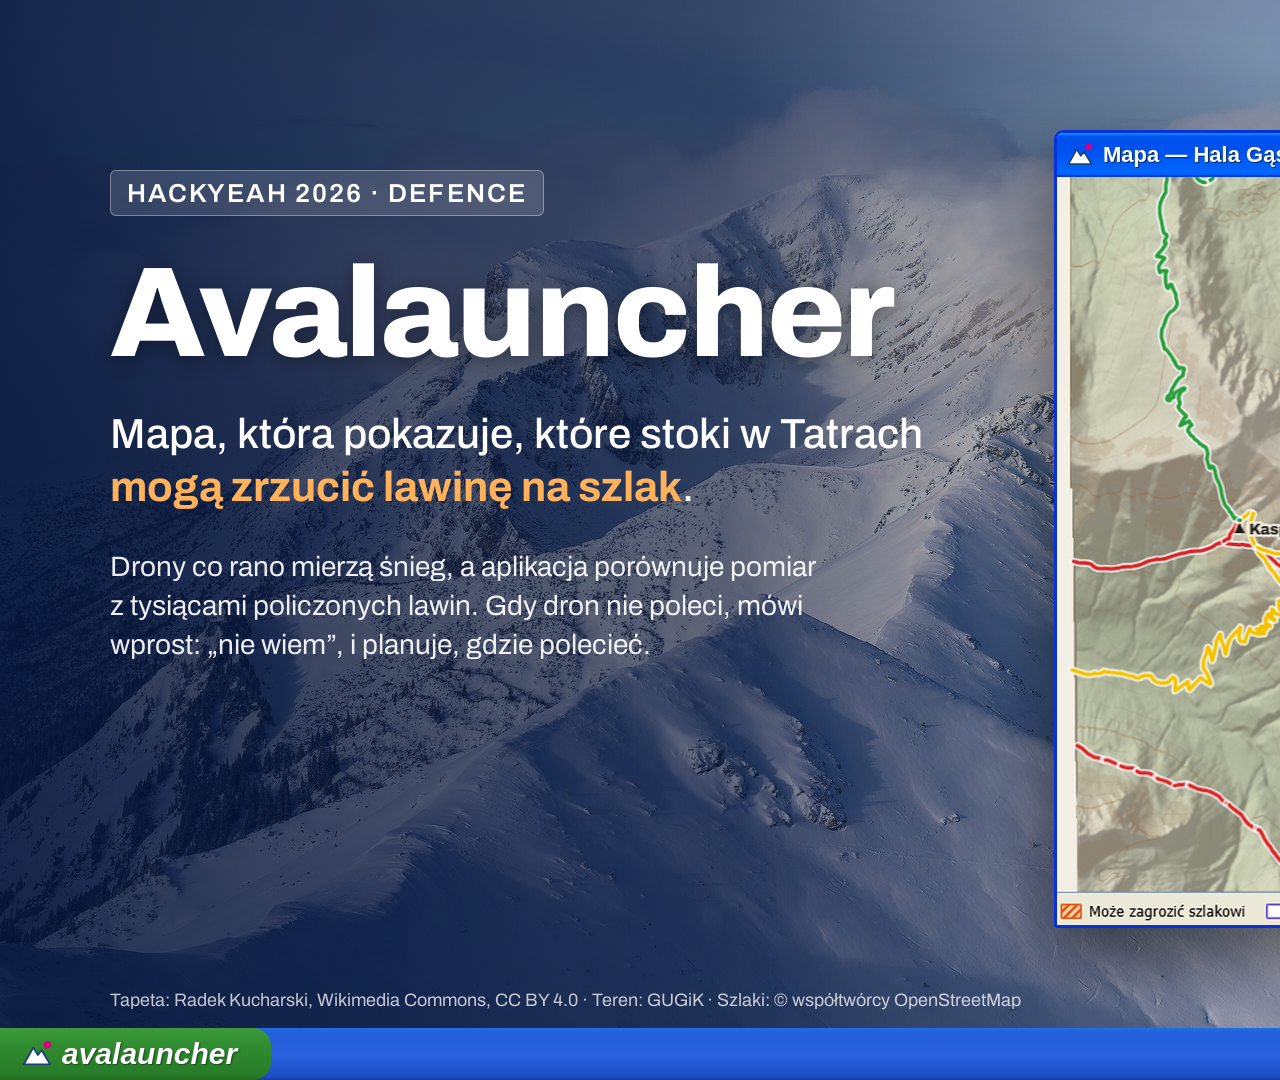
<file: deck/cover/cover.html>
<!doctype html>
<html lang="pl"><head><meta charset="utf-8"><title>Avalauncher cover</title>
<style>
@font-face{font-family:Archivo;src:url(../../web/vendor/fonts/Archivo-var.ttf);font-weight:100 900}
*{box-sizing:border-box;margin:0}
html,body{width:1920px;height:1080px;overflow:hidden;background:#123}
body{font-family:Archivo,sans-serif;position:relative;
  background:url(../../web/media/tapeta/tatry_1920.jpg) center/cover}
.shade{position:absolute;inset:0;background:linear-gradient(90deg,rgba(6,22,60,.86) 0%,rgba(6,22,60,.62) 38%,rgba(6,22,60,.05) 66%)}
.text{position:absolute;left:110px;top:170px;width:880px;color:#fff}
.kicker{display:inline-block;font-size:26px;font-weight:600;letter-spacing:.08em;text-transform:uppercase;
  background:rgba(255,255,255,.14);border:1px solid rgba(255,255,255,.35);border-radius:6px;padding:8px 16px}
h1{font-size:128px;font-weight:800;letter-spacing:-.02em;line-height:1;margin-top:34px;text-shadow:0 4px 18px rgba(0,0,0,.35)}
.tag{font-size:42px;line-height:1.25;font-weight:500;margin-top:30px}
.tag b{color:#ffb15c;font-weight:700}
.line{font-size:28px;line-height:1.4;margin-top:34px;opacity:.92;max-width:720px}
.win{position:absolute;right:100px;top:130px;width:766px;border:3px solid #0831d9;border-radius:9px 9px 3px 3px;
  box-shadow:0 30px 70px rgba(0,0,0,.5);background:#ece9d8;overflow:hidden}
.tb{height:44px;display:flex;align-items:center;gap:10px;padding:0 10px;color:#fff;font:bold 22px "Trebuchet MS",sans-serif;
  text-shadow:1px 1px #0b2a6b;background:linear-gradient(#0997ff,#0053ee 8%,#0050ee 40%,#06f 88%,#06f 93%,#005bff 95%,#003dd7 96%,#003dd7)}
.tb img{width:26px;height:26px}
.tb .sp{flex:1}
.btn{width:30px;height:30px;border:1px solid #fff;border-radius:4px;background:linear-gradient(#3c8cfe,#1f5fe8);display:grid;place-items:center;font:bold 18px sans-serif}
.btn.x{background:linear-gradient(#e97b5a,#c4391d)}
.shot{display:block;width:760px;height:748px}
.balloon{position:absolute;left:1430px;top:410px;background:#ffffe1;border:1px solid #333;border-radius:10px;padding:14px 18px;
  font:600 24px Archivo,sans-serif;color:#222;box-shadow:0 6px 16px rgba(0,0,0,.3);border-left:8px solid #e8641e}
.task{position:absolute;left:0;right:0;bottom:0;height:52px;display:flex;align-items:center;justify-content:space-between;
  background:linear-gradient(#1f6ee8,#245edb 10%,#2a62e0 50%,#1d4fc4 92%,#183fa3)}
.start{height:52px;padding:0 34px 0 22px;display:flex;align-items:center;gap:10px;color:#fff;font:italic bold 30px "Trebuchet MS",sans-serif;
  text-shadow:1px 1px 2px #1a4a1a;border-radius:0 18px 18px 0;background:linear-gradient(#3c9a3c,#2f8a2f 40%,#287c28 90%,#1f6a1f)}
.start img{width:30px;height:30px}
.tray{height:52px;display:flex;align-items:center;padding:0 22px;color:#fff;font:20px Archivo,sans-serif;
  background:linear-gradient(#0c8ae8,#13a3f1 15%,#0f94ea 60%,#0b77d4);border-left:1px solid #0a4fb0}
.credit{position:absolute;left:110px;bottom:70px;color:rgba(255,255,255,.75);font-size:18px}
.balloon .tail{position:absolute;left:-26px;top:22px;width:0;height:0;border:12px solid transparent;border-right:18px solid #ffffe1}
</style></head><body>
<div class="shade"></div>
<div class="text">
  <span class="kicker">HackYeah 2026 · Defence</span>
  <h1>Avalauncher</h1>
  <p class="tag">Mapa, która pokazuje, które stoki w Tatrach <b>mogą zrzucić lawinę na szlak</b>.</p>
  <p class="line">Drony co rano mierzą śnieg, a aplikacja porównuje pomiar z tysiącami policzonych lawin. Gdy dron nie poleci, mówi wprost: „nie wiem”, i planuje, gdzie polecieć.</p>
</div>
<div class="win">
  <div class="tb"><img src="../../web/xp/icon.svg" alt=""><span>Mapa — Hala Gąsienicowa</span><span class="sp"></span>
    <span class="btn">_</span><span class="btn">□</span><span class="btn x">×</span></div>
  <img class="shot" src="map_crop.png" alt="">
</div>
<div class="balloon"><span class="tail"></span>Tu może zejść lawina na szlak</div>
<p class="credit">Tapeta: Radek Kucharski, Wikimedia Commons, CC BY 4.0 · Teren: GUGiK · Szlaki: © współtwórcy OpenStreetMap</p>
<div class="task"><div class="start"><img src="../../web/xp/icon.svg" alt="">avalauncher</div><div class="tray">6:01</div></div>
</body></html>
</file>
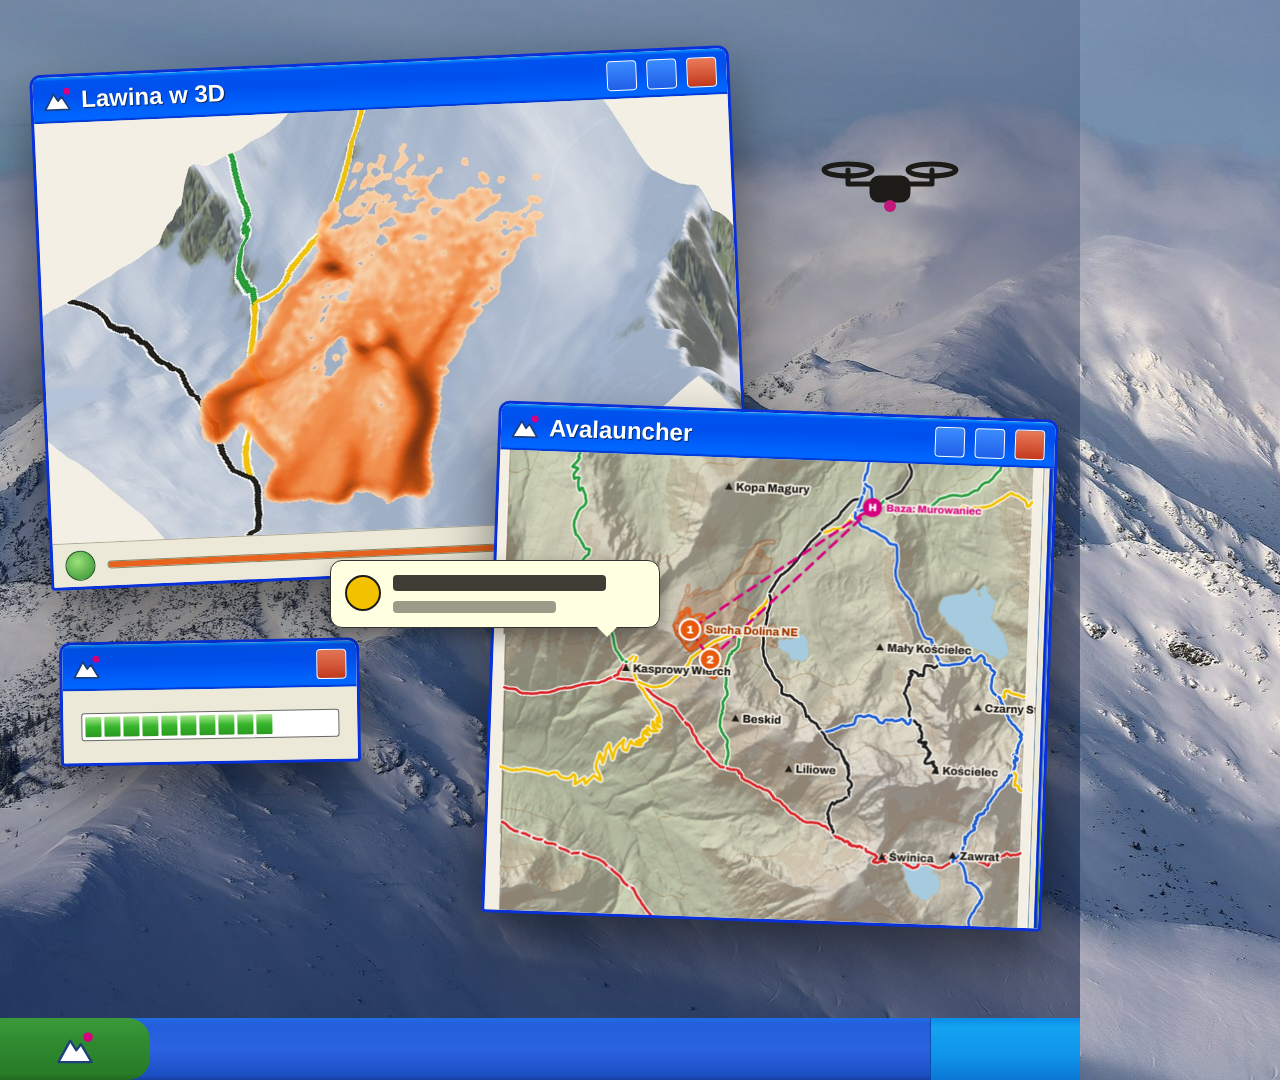
<file: deck/cover/kwadrat.html>
<!doctype html>
<html lang="pl"><head><meta charset="utf-8"><title>Avalauncher kolaz</title>
<style>
@font-face{font-family:Archivo;src:url(../../web/vendor/fonts/Archivo-var.ttf);font-weight:100 900}
*{box-sizing:border-box;margin:0}
html,body{width:1080px;height:1080px;overflow:hidden}
body{position:relative;background:url(../../web/media/tapeta/tatry_1920.jpg) 38% center/cover;font-family:Archivo,sans-serif}
.shade{position:absolute;inset:0;background:linear-gradient(160deg,rgba(6,22,60,.05),rgba(6,22,60,.55))}
.win{position:absolute;border:3px solid #0831d9;border-radius:11px 11px 4px 4px;overflow:hidden;box-shadow:0 26px 60px rgba(0,0,0,.5);background:#ece9d8}
.tb{height:46px;display:flex;align-items:center;gap:10px;padding:0 10px;
  background:linear-gradient(#0997ff,#0053ee 8%,#0050ee 40%,#06f 88%,#06f 93%,#005bff 95%,#003dd7 96%,#003dd7)}
.tb img{width:28px;height:28px}
.tb .n{color:#fff;font:bold 24px "Trebuchet MS",sans-serif;text-shadow:1px 1px #0b2a6b}
.tb .sp{flex:1}
.b{width:30px;height:30px;border:1px solid #fff;border-radius:4px;background:linear-gradient(#3c8cfe,#1f5fe8)}
.b.x{background:linear-gradient(#e97b5a,#c4391d)}
.w3d{left:40px;top:60px;width:700px;transform:rotate(-2.5deg);z-index:2}
.w3d img.v{display:block;width:694px;height:420px;object-fit:cover}
.ctrl{height:44px;display:flex;align-items:center;gap:12px;padding:0 12px;background:#ece9d8;border-top:1px solid #aca899}
.play{width:30px;height:30px;border-radius:50%;background:radial-gradient(circle at 40% 35%,#9be27a,#2f8a2f);border:1px solid #1f5a1f}
.seek{flex:1;height:8px;border-radius:4px;background:linear-gradient(90deg,#e8641e 62%,#c9c3b0 62%);border:1px solid #8a8668}
.wmap{right:30px;top:410px;width:560px;transform:rotate(2deg);z-index:3}
.wmap img.m{display:block;width:554px;height:460px;object-fit:cover}
.balloon{position:absolute;left:330px;top:560px;z-index:4;width:330px;background:#ffffe1;border:1px solid #333;border-radius:12px;padding:14px 16px 14px 62px;
  box-shadow:0 8px 20px rgba(0,0,0,.35)}
.balloon .ic{position:absolute;left:14px;top:14px;width:36px;height:36px;border-radius:50%;background:#f2c200;border:2px solid #1d1b17}
.balloon .l1{height:16px;border-radius:4px;background:#1d1b17;width:85%;opacity:.85}
.balloon .l2{height:12px;border-radius:4px;background:#5b574d;width:65%;margin-top:10px;opacity:.6}
.balloon:after{content:"";position:absolute;right:40px;bottom:-22px;border:12px solid transparent;border-top:12px solid #ffffe1}
.prog{position:absolute;left:60px;top:640px;width:300px;z-index:1;transform:rotate(-1deg)}
.prog .bd{background:#ece9d8;padding:22px 18px}
.bar{height:28px;border:1px solid #686868;border-radius:3px;background:#fff;padding:3px;display:flex;gap:3px}
.bar i{width:16px;background:linear-gradient(#a9e88f,#36b52b 50%,#2a9a20);border-radius:1px}
.dr{position:absolute;left:820px;top:150px;z-index:5;width:140px;height:80px}
.task{position:absolute;left:0;right:0;bottom:0;height:62px;z-index:6;background:linear-gradient(#1f6ee8,#245edb 10%,#2a62e0 50%,#1d4fc4 92%,#183fa3)}
.start{position:absolute;left:0;bottom:0;height:62px;width:150px;z-index:7;border-radius:0 22px 22px 0;display:grid;place-items:center;
  background:linear-gradient(#3c9a3c,#2f8a2f 40%,#287c28 90%,#1f6a1f)}
.start img{width:38px;height:38px}
.tray{position:absolute;right:0;bottom:0;height:62px;width:150px;z-index:7;background:linear-gradient(#0c8ae8,#13a3f1 15%,#0f94ea 60%,#0b77d4);border-left:1px solid #0a4fb0}
</style></head><body>
<div class="shade"></div>
<div class="win w3d">
  <div class="tb"><img src="../../web/xp/icon.svg" alt=""><span class="n">Lawina w 3D</span><span class="sp"></span><span class="b"></span><span class="b"></span><span class="b x"></span></div>
  <img class="v" src="hero3d.jpg" alt="">
  <div class="ctrl"><span class="play"></span><span class="seek"></span></div>
</div>
<div class="win prog">
  <div class="tb"><img src="../../web/xp/icon.svg" alt=""><span class="sp"></span><span class="b x"></span></div>
  <div class="bd"><div class="bar"><i></i><i></i><i></i><i></i><i></i><i></i><i></i><i></i><i></i><i></i></div></div>
</div>
<div class="win wmap">
  <div class="tb"><img src="../../web/xp/icon.svg" alt=""><span class="n">Avalauncher</span><span class="sp"></span><span class="b"></span><span class="b"></span><span class="b x"></span></div>
  <img class="m" src="map_crop.png" alt="">
</div>
<div class="balloon"><span class="ic"></span><div class="l1"></div><div class="l2"></div></div>
<svg class="dr" viewBox="0 0 140 80" fill="none" stroke="#1d1b17" stroke-width="5" stroke-linecap="round" aria-hidden="true">
  <ellipse cx="28" cy="20" rx="24" ry="6"/><ellipse cx="112" cy="20" rx="24" ry="6"/><path d="M28 20 V34 M112 20 V34 M28 34 H112"/>
  <rect x="52" y="28" width="36" height="22" rx="7" fill="#1d1b17"/><circle cx="70" cy="56" r="6" fill="#c2187a" stroke="none"/>
</svg>
<div class="task"></div><div class="start"><img src="../../web/xp/icon.svg" alt=""></div><div class="tray"></div>
</body></html>
</file>
<file: web/xp/xp.css>
/* Luna-style theme, written from scratch for Avalauncher. No Microsoft assets, system fonts only. */
:root {
  --xp-face: #ece9d8;
  --xp-face-light: #f5f4ea;
  --xp-border: #0831d9;
  --xp-border-inactive: #7b96df;
  --xp-sel: #316ac5;
  --xp-list-border: #7f9db9;
  --xp-group: #d0d0bf;
  --xp-group-label: #0046d5;
  --xp-text: #000;
  --xp-font: Tahoma, "Segoe UI", Verdana, sans-serif;
  --xp-title-font: "Trebuchet MS", Tahoma, "Segoe UI", sans-serif;
  --taskbar-h: 34px;
}

.sprite { position: absolute; width: 0; height: 0; overflow: hidden; }
svg use { pointer-events: none; }

/* ---------- window ---------- */
.window {
  position: absolute; display: flex; flex-direction: column;
  background: var(--xp-face); color: var(--xp-text);
  border: 3px solid var(--xp-border-inactive); border-top: 0;
  border-radius: 8px 8px 0 0;
  box-shadow: 2px 3px 10px rgba(0, 20, 60, 0.35);
  font: 13px/1.35 var(--xp-font);
  min-width: 220px; min-height: 90px;
}
.window.active { border-color: var(--xp-border); box-shadow: 3px 5px 16px rgba(0, 20, 60, 0.45); }
.window.is-hidden { visibility: hidden; pointer-events: none; }
.window.maximized { border-radius: 0; border-width: 0 0 0 0; box-shadow: none; }
.window.maximized .title-bar { border-radius: 0; }

.title-bar {
  flex: none; height: 30px; margin: 0 -3px; padding: 0 6px 0 8px;
  display: flex; align-items: center; gap: 6px; cursor: default; user-select: none; touch-action: none;
  border-radius: 8px 8px 0 0;
  background: linear-gradient(180deg, #7697e7 0%, #7e9ee3 3%, #94afe8 6%, #97b4e9 8%, #82a5e4 14%, #7c9fe2 17%, #7996de 25%, #7b99e1 56%, #82a9e9 81%, #80a5e7 89%, #7b96e1 94%, #7a93df 97%, #abbae3 100%);
}
.window.active > .title-bar {
  background: linear-gradient(180deg, #0058ee 0%, #3593ff 4%, #288eff 6%, #127dff 8%, #036ffc 10%, #0262ee 14%, #0057e5 20%, #0054e3 24%, #0055eb 56%, #005bf5 66%, #026afe 76%, #0062ef 86%, #0052d6 92%, #0040ab 94%, #003092 100%);
}
.window.maximized > .title-bar { margin: 0; }
.title-icon { width: 18px; height: 18px; flex: none; filter: drop-shadow(0 1px 0 rgba(0, 0, 0, 0.25)); }
.title-text {
  flex: 1; min-width: 0; overflow: hidden; white-space: nowrap; text-overflow: ellipsis;
  font: 700 14.5px/1 var(--xp-title-font); color: #d8e4f8; letter-spacing: 0.1px;
}
.window.active .title-text { color: #fff; text-shadow: 1px 1px 0 #0f1089; }
.title-controls { display: flex; gap: 2px; flex: none; }
.title-controls button {
  width: 22px; height: 22px; padding: 0; border: 1px solid #fff; border-radius: 3px; cursor: pointer;
  background: radial-gradient(circle at 90% 90%, #0054e9 0%, #2263d5 55%, #4479e4 70%, #a3bbec 90%, #fff 100%) no-repeat;
  box-shadow: inset 0 -1px 2px 1px #4646ff; position: relative; opacity: 0.6;
}
.window.active .title-controls button { opacity: 1; }
.title-controls button::after { content: ""; position: absolute; inset: 0; background: center / 12px 12px no-repeat; }
.title-controls .tb-min::after { background-image: url("data:image/svg+xml,%3Csvg xmlns='http://www.w3.org/2000/svg' viewBox='0 0 12 12'%3E%3Crect x='2' y='8' width='6' height='2.2' fill='white'/%3E%3C/svg%3E"); }
.title-controls .tb-max::after { background-image: url("data:image/svg+xml,%3Csvg xmlns='http://www.w3.org/2000/svg' viewBox='0 0 12 12'%3E%3Crect x='2' y='2' width='8' height='8' fill='none' stroke='white' stroke-width='1.4'/%3E%3Crect x='2' y='2' width='8' height='2.4' fill='white'/%3E%3C/svg%3E"); }
.window.maximized .title-controls .tb-max::after { background-image: url("data:image/svg+xml,%3Csvg xmlns='http://www.w3.org/2000/svg' viewBox='0 0 12 12'%3E%3Crect x='4' y='1.5' width='6.5' height='6' fill='none' stroke='white' stroke-width='1.2'/%3E%3Crect x='1.5' y='4.5' width='6.5' height='6' fill='%232562d6' stroke='white' stroke-width='1.2'/%3E%3Crect x='1.5' y='4.5' width='6.5' height='1.8' fill='white'/%3E%3C/svg%3E"); }
.title-controls .tb-close::after { background-image: url("data:image/svg+xml,%3Csvg xmlns='http://www.w3.org/2000/svg' viewBox='0 0 12 12'%3E%3Cpath d='M2.5 2.5 L9.5 9.5 M9.5 2.5 L2.5 9.5' stroke='white' stroke-width='2'/%3E%3C/svg%3E"); }
.title-controls .tb-close {
  background: radial-gradient(circle at 90% 90%, #cc4600 0%, #dc6527 55%, #cd7546 70%, #ffccb2 90%, #fff 100%) no-repeat;
  box-shadow: inset 0 -1px 2px 1px #da4600; margin-left: 2px;
}
.title-controls button:hover { filter: brightness(1.15); }
.title-controls button:active { filter: brightness(0.85); }

.window-body { flex: 1; min-height: 0; padding: 8px; display: flex; flex-direction: column; }

/* ---------- status bar ---------- */
.status-bar {
  flex: none; display: flex; gap: 2px; padding: 2px 3px; min-height: 24px;
  background: linear-gradient(180deg, #f1efe2, #ebe8d7); border-top: 1px solid #d5d2bf;
  font-size: 12px; color: #222;
}
.status-field {
  margin: 0; padding: 2px 8px; display: flex; align-items: center; gap: 6px; white-space: nowrap; overflow: hidden; text-overflow: ellipsis;
  box-shadow: inset -1px -1px #fff, inset 1px 1px #a0a0a0;
}
.status-field.grow { flex: 1; min-width: 0; }

/* ---------- menubar ---------- */
.menubar { flex: none; display: flex; padding: 1px 2px; background: var(--xp-face); border-bottom: 1px solid #d5d2bf; position: relative; z-index: 3; }
.menu { position: relative; }
.menu-head { appearance: none; border: 0; background: none; font: 13px var(--xp-font); padding: 3px 9px; color: #000; cursor: default; }
.menu-head:hover, .menu.open .menu-head { background: var(--xp-sel); color: #fff; }
.menu-pop {
  display: none; position: absolute; top: 100%; left: 0; min-width: 230px; padding: 2px;
  background: #fff; border: 1px solid #aca899; box-shadow: 2px 2px 3px rgba(0, 0, 0, 0.35);
}
.menu.open .menu-pop { display: block; }
.menu-pop button, .menu-pop hr { display: block; }
.menu-pop button {
  width: 100%; text-align: left; appearance: none; border: 0; background: none; font: 13px var(--xp-font); padding: 4px 18px 4px 24px; cursor: default; position: relative;
}
.menu-pop button:hover { background: var(--xp-sel); color: #fff; }
.menu-pop hr { border: 0; border-top: 1px solid #aca899; margin: 3px 1px; }
.menu-pop button.checked::before { content: ""; position: absolute; left: 9px; top: 50%; width: 6px; height: 6px; margin-top: -3px; border-radius: 50%; background: currentColor; }

/* ---------- buttons ---------- */
.xp-btn, .dialog .buttons button, .shutdown button.cancel {
  appearance: none; font: 13px var(--xp-font); color: #000; min-width: 82px; min-height: 26px; padding: 3px 14px;
  border: 1px solid #003c74; border-radius: 3px; cursor: pointer;
  background: linear-gradient(180deg, #fff 0%, #ecebe6 86%, #d6d0c5 100%);
}
.xp-btn:hover:not(:disabled), .dialog .buttons button:hover, .shutdown button.cancel:hover {
  box-shadow: inset -1px 1px #fff0cf, inset 1px 2px #fdd889, inset -2px 2px #fbc761, inset 2px -2px #e5a01a;
}
.xp-btn.default:not(:hover):not(:disabled), .dialog .buttons button.default:not(:hover), .xp-btn:focus-visible {
  box-shadow: inset -1px 1px #cee7ff, inset 1px 2px #98b8ea, inset -2px 2px #bcd4f6, inset 1px -1px #89ade4, inset 2px -2px #89ade4;
}
.xp-btn:active:not(:disabled), .dialog .buttons button:active { background: linear-gradient(180deg, #cdcac3 0%, #e3e3db 8%, #e5e5de 94%, #f2f2f1 100%); box-shadow: none; }
.xp-btn:disabled { color: #aca899; border-color: #c9c7ba; background: #f5f4ea; cursor: default; }
:focus-visible { outline: 1px dotted #000; outline-offset: -4px; }

/* ---------- group box ---------- */
fieldset.group { margin: 0; padding: 4px 10px 8px; border: 1px solid var(--xp-group); border-radius: 4px; min-width: 0; }
fieldset.group > legend { padding: 0 4px; color: var(--xp-group-label); font-size: 13px; }

/* ---------- tabs ---------- */
.tabs { display: flex; padding-left: 3px; position: relative; z-index: 1; flex: none; }
.tab {
  appearance: none; font: 13px var(--xp-font); color: #000; cursor: pointer; text-align: left;
  margin-right: -1px; padding: 4px 12px 3px; border: 1px solid #919b9c; border-bottom: 0; border-radius: 3px 3px 0 0;
  background: linear-gradient(180deg, #fff 0%, #ecebe5 70%, #d8d2bd 100%); position: relative; top: 2px;
}
.tab:hover { box-shadow: inset 0 2px #ffc83c, inset 0 3px #f0a62e; }
.tab[aria-selected="true"] {
  top: 1px; padding-bottom: 6px; background: #fcfcfe; z-index: 2;
  box-shadow: inset 0 3px #e68b2c, inset 0 4px #ffc83c;
}
.tab-panel {
  flex: 1; min-height: 0; padding: 10px 12px; border: 1px solid #919b9c; border-radius: 0 3px 3px 3px;
  background: linear-gradient(180deg, #fcfcfe 0%, #f4f3ee 100%); box-shadow: 1px 1px 0 #d0cebf;
}

/* ---------- listview ---------- */
.listview { background: #fff; border: 1px solid var(--xp-list-border); overflow: auto; min-height: 0; }
.listview table { width: 100%; border-collapse: collapse; }
.listview th {
  position: sticky; top: 0; z-index: 1; text-align: left; font-weight: 400; white-space: nowrap;
  padding: 4px 8px 3px; background: linear-gradient(180deg, #fff 0%, #f6f5ee 60%, #ebeadb 100%);
  border-right: 1px solid #c7c5b2; box-shadow: inset 0 -3px #e2decd;
}
.listview th:hover { box-shadow: inset 0 -3px #f9b119; }
.listview td { padding: 3px 8px; white-space: nowrap; }
.listview tbody tr { cursor: default; }
.listview tbody tr:hover td { background: #eef3fc; }
.listview tbody tr.selected td { background: var(--xp-sel); color: #fff; }

/* ---------- progress bar ---------- */
.progress { height: 18px; padding: 2px; border: 1px solid #686868; border-radius: 3px; background: #fff; box-shadow: inset 1px 1px #ccc; overflow: hidden; }
.progress > i {
  display: block; height: 100%; width: 0; border-radius: 1px;
  background:
    repeating-linear-gradient(90deg, transparent 0 8px, #fff 8px 10px),
    linear-gradient(180deg, #acedad 0%, #7be47d 14%, #4cda50 28%, #2ed330 42%, #42d845 57%, #76e275 71%, #8fe791 85%, #fff 100%);
  transition: width 0.12s linear;
}
.progress.marquee > i { width: 40px; animation: xp-marquee 1.4s linear infinite; }
@keyframes xp-marquee { from { transform: translateX(-50px); } to { transform: translateX(420px); } }

/* ---------- trackbar ---------- */
input[type="range"].xp-range, .trackbar input[type="range"] {
  -webkit-appearance: none; appearance: none; width: 100%; height: 26px; background: transparent; margin: 0; cursor: pointer;
}
.trackbar input[type="range"]::-webkit-slider-runnable-track {
  height: 4px; border-radius: 2px; background: #ecebe4; box-shadow: inset 1px 1px #9d9c99, inset -1px -1px #fff, 0 0 0 1px #d6d2c2;
}
.trackbar input[type="range"]::-webkit-slider-thumb {
  -webkit-appearance: none; width: 13px; height: 23px; margin-top: -9px; border: 0;
  background: url("data:image/svg+xml,%3Csvg xmlns='http://www.w3.org/2000/svg' viewBox='0 0 13 23'%3E%3Cdefs%3E%3ClinearGradient id='a' x1='0' x2='1'%3E%3Cstop offset='0' stop-color='%23fff'/%3E%3Cstop offset='1' stop-color='%23d8d6cc'/%3E%3C/linearGradient%3E%3C/defs%3E%3Cpath d='M1 1.5 Q1 .5 2 .5 H11 Q12 .5 12 1.5 V16 L6.5 22 L1 16 Z' fill='url(%23a)' stroke='%231c5180'/%3E%3Cpath d='M2 15.6 L6.5 20.6 L11 15.6' fill='none' stroke='%2321a121' stroke-width='1.6'/%3E%3Cpath d='M2 2 H11' stroke='%2321a121' stroke-width='1.6'/%3E%3C/svg%3E") center / 13px 23px no-repeat;
}
.trackbar input[type="range"]:hover::-webkit-slider-thumb { filter: drop-shadow(0 0 2px #f9b119); }
.trackbar input[type="range"]::-moz-range-track { height: 4px; background: #ecebe4; border: 1px solid #9d9c99; }
.trackbar input[type="range"]::-moz-range-thumb { width: 11px; height: 21px; border: 1px solid #1c5180; border-radius: 2px 2px 6px 6px; background: linear-gradient(90deg, #fff, #d8d6cc); }
.ticks { display: flex; justify-content: space-between; padding: 0 3px; font-size: 11px; color: #444; }
.ticks span { position: relative; width: 14px; text-align: center; padding-top: 5px; }
.ticks span::before { content: ""; position: absolute; top: 0; left: 50%; height: 4px; border-left: 1px solid #555; }

/* ---------- scrollbars ---------- */
.listview::-webkit-scrollbar, .xp-scroll::-webkit-scrollbar { width: 17px; height: 17px; }
.listview::-webkit-scrollbar-track, .xp-scroll::-webkit-scrollbar-track { background: linear-gradient(90deg, #f3f1ec, #fefefb); }
.listview::-webkit-scrollbar-thumb, .xp-scroll::-webkit-scrollbar-thumb {
  border: 1px solid #fff; border-radius: 3px; box-shadow: inset 0 0 0 1px #b5c8f5;
  background: linear-gradient(90deg, #c8d6fb, #bcd0fb 50%, #b3c8f8) center no-repeat;
}
.listview::-webkit-scrollbar-button:single-button:vertical, .xp-scroll::-webkit-scrollbar-button:single-button:vertical {
  height: 17px; border: 1px solid #fff; border-radius: 3px; box-shadow: inset 0 0 0 1px #b5c8f5; background-color: #c8d6fb;
  background-repeat: no-repeat; background-position: center; background-size: 9px 9px;
}
.listview::-webkit-scrollbar-button:single-button:vertical:decrement, .xp-scroll::-webkit-scrollbar-button:single-button:vertical:decrement {
  background-image: url("data:image/svg+xml,%3Csvg xmlns='http://www.w3.org/2000/svg' viewBox='0 0 9 9'%3E%3Cpath d='M1 6.5 L4.5 3 L8 6.5' fill='none' stroke='%234d6185' stroke-width='2'/%3E%3C/svg%3E");
}
.listview::-webkit-scrollbar-button:single-button:vertical:increment, .xp-scroll::-webkit-scrollbar-button:single-button:vertical:increment {
  background-image: url("data:image/svg+xml,%3Csvg xmlns='http://www.w3.org/2000/svg' viewBox='0 0 9 9'%3E%3Cpath d='M1 2.5 L4.5 6 L8 2.5' fill='none' stroke='%234d6185' stroke-width='2'/%3E%3C/svg%3E");
}

/* ---------- desktop ---------- */
#screen { position: fixed; inset: 0; overflow: hidden; transition: filter 1.6s ease; }
#screen.dimmed { filter: grayscale(1) brightness(0.92); }
#desktop { position: absolute; inset: 0 0 var(--taskbar-h) 0; overflow: hidden; background: #3a7fe2 url("../media/tapeta/tatry_1920.jpg") center / cover no-repeat; }
@media (max-width: 1280px) { #desktop { background-image: url("../media/tapeta/tatry_1280.jpg"); } }
/* Tapeta: Radek Kucharski, Wikimedia Commons, CC BY 4.0 (Kasprowy Wierch, 15.01.2026). The old SVG wallpaper stays in the markup, hidden. */
.wallpaper { position: absolute; inset: 0; width: 100%; height: 100%; display: none; }

.desk-icons { list-style: none; margin: 0; padding: 10px 6px; position: absolute; top: 0; left: 0; display: grid; gap: 12px; }
.desk-icon {
  appearance: none; border: 0; background: none; width: 86px; padding: 2px; display: grid; justify-items: center; gap: 3px; cursor: default;
  font: 12.5px/1.2 var(--xp-font); color: #fff; text-shadow: 1px 1px 1px #000, 0 0 2px #000;
}
.desk-icon svg { width: 40px; height: 40px; filter: drop-shadow(1px 2px 1px rgba(0, 0, 0, 0.4)); }
.desk-icon span { padding: 0 2px; }
.desk-icon:focus span, .desk-icon.selected span { background: var(--xp-sel); text-shadow: none; outline: 1px dotted #fff; }
.desk-icon:focus svg { filter: drop-shadow(1px 2px 1px rgba(0, 0, 0, 0.4)) sepia(1) hue-rotate(180deg) saturate(3) brightness(0.8); }

.watermark {
  position: absolute; left: 16px; bottom: 8px; display: grid; gap: 1px; pointer-events: none;
  font: 13px/1.3 var(--xp-font); color: #fff; text-shadow: 1px 1px 1px rgba(0, 0, 0, 0.85), 0 0 3px rgba(0, 30, 0, 0.6);
}
.watermark strong { font-size: 14px; }
.watermark { line-height: 1.25; bottom: 6px; }
.watermark .wm-credit { font-size: 12px; }

/* ---------- taskbar ---------- */
.taskbar {
  position: absolute; left: 0; right: 0; bottom: 0; height: var(--taskbar-h); display: flex; align-items: stretch; z-index: 9000;
  background: linear-gradient(180deg, #1f2f86 0, #3165c4 3%, #3682e5 6%, #4490e6 10%, #3883e5 12%, #2b71e0 15%, #2663da 18%, #235bd6 20%, #2258d5 23%, #2157d6 38%, #245ddb 54%, #2562df 86%, #245fdc 89%, #2158d4 92%, #1d4ec0 95%, #1941a5 98%);
  font: 12.5px var(--xp-font); user-select: none;
}
.start-btn {
  appearance: none; border: 0; flex: none; display: flex; align-items: center; gap: 6px; padding: 0 22px 0 10px; margin-right: 8px; cursor: pointer;
  border-radius: 0 12px 12px 0;
  background: linear-gradient(180deg, #3c8e3c 0%, #5bbd5b 6%, #4aa84a 12%, #3c973c 30%, #3a9a3a 60%, #3fa63f 85%, #2f7f2f 100%);
  box-shadow: inset -2px -2px 4px rgba(0, 60, 0, 0.5), inset 2px 2px 3px rgba(255, 255, 255, 0.45), 2px 0 3px rgba(0, 0, 0, 0.35);
  font: italic 700 20px/1 var(--xp-title-font); color: #fff; text-shadow: 1px 1px 2px rgba(0, 0, 0, 0.7);
}
.start-btn svg { width: 22px; height: 22px; filter: drop-shadow(1px 1px 1px rgba(0, 0, 0, 0.6)); }
.start-btn span { padding-bottom: 2px; letter-spacing: 0.3px; }
.start-btn:hover { filter: brightness(1.1); }
.start-btn[aria-expanded="true"] { filter: brightness(0.85); box-shadow: inset 2px 2px 5px rgba(0, 40, 0, 0.7); }

.quick-launch { display: flex; align-items: center; gap: 2px; padding: 0 8px 0 4px; margin-right: 4px; border-right: 1px solid #1c3f9c; box-shadow: 1px 0 #4f86e8; }
.quick-launch button { appearance: none; border: 1px solid transparent; background: none; width: 26px; height: 26px; padding: 2px; border-radius: 3px; cursor: pointer; }
.quick-launch button:hover { border-color: #8db2f0; background: rgba(255, 255, 255, 0.15); }
.quick-launch svg { width: 20px; height: 20px; }

.task-buttons { flex: 1; display: flex; align-items: center; gap: 3px; min-width: 0; padding: 0 4px; }
.task-btn {
  appearance: none; flex: 0 1 180px; min-width: 40px; height: 26px; display: flex; align-items: center; gap: 6px; padding: 0 8px; cursor: pointer;
  border: 1px solid #1b4ac0; border-radius: 3px; color: #fff; font: 12.5px var(--xp-font); text-align: left;
  background: linear-gradient(180deg, #5d9ff7 0%, #3c81f3 15%, #3b80f2 85%, #2f6fe2 100%);
  box-shadow: inset 1px 1px 1px rgba(255, 255, 255, 0.35), inset -1px -1px 1px rgba(0, 0, 0, 0.2);
}
.task-btn span { overflow: hidden; white-space: nowrap; text-overflow: ellipsis; }
.task-btn svg { width: 16px; height: 16px; flex: none; }
.task-btn:hover { filter: brightness(1.12); }
.task-btn.active { background: linear-gradient(180deg, #1e52b7, #1a4cae 50%, #1d50b4); box-shadow: inset 1px 1px 2px rgba(0, 0, 0, 0.55); }
.task-btn.min { opacity: 0.88; }
.task-btn[hidden] { display: none; }
.task-btn.flash { animation: xp-flash 0.5s steps(1) 6; }
@keyframes xp-flash { 50% { background: linear-gradient(180deg, #ffbf6b, #f2952b); border-color: #c46a09; } }

.tray {
  flex: none; display: flex; align-items: center; gap: 4px; padding: 0 12px 0 10px; color: #fff;
  background: linear-gradient(180deg, #0c59b9 1%, #139ee9 6%, #18b5f2 10%, #139beb 14%, #1290e8 19%, #0d8dea 63%, #0d9ff1 81%, #0f9eed 88%, #119be9 91%, #1392e2 94%, #137ed7 97%, #095bc9 100%);
  border-left: 1px solid #1042af; box-shadow: inset 1px 0 1px #18bbff;
}
.tray-icon { appearance: none; border: 0; background: none; width: 24px; height: 24px; padding: 2px; position: relative; cursor: pointer; border-radius: 3px; }
.tray-icon:hover { background: rgba(255, 255, 255, 0.18); }
.tray-icon .main { width: 20px; height: 20px; display: block; filter: drop-shadow(0 1px 0 rgba(0, 0, 0, 0.35)); }
.tray-icon .badge { position: absolute; right: -1px; bottom: -1px; width: 12px; height: 12px; }
.tray-icon[data-state="air"] .main { animation: xp-hover 0.9s ease-in-out infinite alternate; }
.tray-icon[data-state="air"] .badge, .tray-icon[data-state="none"] .badge { display: none; }
@keyframes xp-hover { to { transform: translateY(-2px); } }
.clock { margin-left: 6px; font: 12.5px var(--xp-font); color: #fff; text-shadow: 0 1px 0 rgba(0, 0, 0, 0.25); min-width: 38px; text-align: center; }

/* ---------- start menu ---------- */
.start-menu {
  position: absolute; left: 0; bottom: var(--taskbar-h); width: 440px; z-index: 9500; display: flex; flex-direction: column;
  border-radius: 8px 8px 0 0; overflow: hidden; background: #1c67d6;
  box-shadow: 3px 0 8px rgba(0, 0, 0, 0.5); border: 1px solid #0f3ea8; border-bottom: 0;
  font: 13px var(--xp-font); transform-origin: bottom left;
}
.start-menu[hidden] { display: none; }
.start-menu.opening { animation: xp-slide 0.16s ease-out; }
@keyframes xp-slide { from { clip-path: inset(100% 0 0 0); } to { clip-path: inset(0 0 0 0); } }
.sm-head {
  display: flex; align-items: center; gap: 10px; padding: 8px 10px; height: 66px;
  background: linear-gradient(180deg, #1868ce 0%, #0e60cb 12%, #0e60cb 20%, #1164cf 32%, #1667cf 33%, #1b6cd3 47%, #1e70d9 54%, #2476dc 60%, #297ae0 65%, #3482e3 77%, #3786e5 79%, #428ee9 90%, #4791eb 100%);
  color: #fff; font: 700 17px var(--xp-title-font); text-shadow: 1px 1px 2px rgba(0, 0, 0, 0.6);
  box-shadow: inset 0 1px 2px rgba(255, 255, 255, 0.5);
}
.sm-user { width: 48px; height: 48px; border-radius: 5px; box-shadow: 0 0 0 1px rgba(0, 0, 0, 0.35), 1px 1px 3px rgba(0, 0, 0, 0.5); flex: none; }
.sm-cols { display: flex; position: relative; border-top: 2px solid; border-image: linear-gradient(90deg, transparent, #da884a 30%, #da884a 70%, transparent) 1; }
.sm-left { flex: 1; background: #fff; padding: 6px 0; display: flex; flex-direction: column; min-height: 360px; }
.sm-right { flex: 1; background: #d3e5fa; border-left: 1px solid #95bdee; padding: 6px 0; display: flex; flex-direction: column; }
.sm-item {
  appearance: none; border: 0; background: none; text-align: left; display: flex; align-items: center; gap: 8px; cursor: pointer;
  font: 13px var(--xp-font); color: #00136b; padding: 4px 10px; width: 100%;
}
.sm-left .sm-item { color: #000; }
.sm-item svg { width: 22px; height: 22px; flex: none; }
.sm-item.big svg { width: 32px; height: 32px; }
.sm-item.big span { display: grid; }
.sm-item.big b { font-weight: 700; }
.sm-item.big small { font-size: 11.5px; color: #6d6d6d; }
.sm-item:hover { background: var(--xp-sel); color: #fff; }
.sm-item:hover small { color: #dfe8f8; }
.sm-item.checked b::after { content: " (bieżący)"; font-weight: 400; color: #5a7ac0; }
.sm-item.checked:hover b::after { color: #fff; }
.sm-item.all { justify-content: center; font-weight: 700; }
.sm-item.all svg { width: 18px; height: 18px; }
.sm-left hr, .sm-right hr { border: 0; height: 1px; margin: 4px 10px; background: linear-gradient(90deg, transparent, #c5c5c5 20%, #c5c5c5 80%, transparent); }
.sm-right hr { background: linear-gradient(90deg, transparent, #9cbbe3 20%, #9cbbe3 80%, transparent); }
.sm-spacer { flex: 1; }
.sm-foot {
  display: flex; justify-content: flex-end; gap: 6px; padding: 6px 8px;
  background: linear-gradient(180deg, #4282d6 0%, #3b85e0 3%, #418ae3 5%, #418ae3 17%, #3c87e2 21%, #3786e4 26%, #3482e3 29%, #2e7ee1 39%, #2374df 49%, #2072db 57%, #196edb 62%, #176bd8 72%, #1468d5 75%, #1165d2 83%, #0f61cb 88%);
}
.sm-foot button { appearance: none; border: 0; background: none; display: flex; align-items: center; gap: 6px; padding: 3px 6px; color: #fff; font: 13px var(--xp-font); cursor: pointer; border-radius: 3px; }
.sm-foot button:hover { background: rgba(255, 255, 255, 0.18); }
.sm-foot svg { width: 24px; height: 24px; }

/* ---------- balloon ---------- */
.balloon {
  position: absolute; z-index: 9600; width: 330px; padding: 9px 12px 11px; border: 1px solid #000; border-radius: 8px;
  background: #ffffe1; color: #000; font: 13px/1.4 var(--xp-font); box-shadow: 2px 3px 6px rgba(0, 0, 0, 0.35);
  opacity: 0; transform: translateY(6px); transition: opacity 0.25s, transform 0.25s;
}
.balloon.show { opacity: 1; transform: none; }
.balloon::after, .balloon::before { content: ""; position: absolute; bottom: -16px; right: var(--tail, 24px); border: 8px solid transparent; }
.balloon::before { border-top: 8px solid #000; border-right: 8px solid #000; bottom: -17px; right: calc(var(--tail, 24px) - 1px); border-width: 9px; border-left-color: transparent; border-bottom-color: transparent; }
.balloon::after { border-top-color: #ffffe1; border-right-color: #ffffe1; }
.balloon .b-head { display: flex; align-items: center; gap: 7px; font-weight: 700; margin-bottom: 3px; padding-right: 18px; }
.balloon .b-head svg { width: 18px; height: 18px; flex: none; }
.balloon .b-close {
  position: absolute; top: 6px; right: 6px; width: 16px; height: 16px; padding: 0; border: 1px solid transparent; border-radius: 3px; cursor: pointer;
  background: url("data:image/svg+xml,%3Csvg xmlns='http://www.w3.org/2000/svg' viewBox='0 0 12 12'%3E%3Cpath d='M3 3 L9 9 M9 3 L3 9' stroke='%23555' stroke-width='1.6'/%3E%3C/svg%3E") center / 10px no-repeat;
}
.balloon .b-close:hover { border-color: #d1a26a; background-color: #fbe0b5; }
.balloon p { margin: 0; }

/* ---------- dialogs ---------- */
.window.dialog { min-width: 360px; max-width: 520px; z-index: 8000; }
.window.dialog .window-body { padding: 14px 14px 12px; }
.dialog .msg { display: flex; gap: 14px; align-items: flex-start; }
.dialog .msg > svg { width: 36px; height: 36px; flex: none; }
.dialog .msg-text { font-size: 13.5px; line-height: 1.45; }
.dialog .msg-text h3 { margin: 0 0 4px; font-size: 14.5px; }
.dialog .msg-text p { margin: 0 0 6px; }
.dialog .buttons { display: flex; justify-content: center; gap: 8px; margin-top: 12px; }

.copy .anim { position: relative; height: 54px; margin: 0 4px 8px; }
.copy .anim > svg { position: absolute; top: 6px; width: 40px; height: 40px; }
.copy .anim .from { left: 0; }
.copy .anim .to { right: 0; }
.copy .anim .sheet { position: absolute; left: 44px; top: 20px; width: 16px; height: 18px; opacity: 0; animation: xp-fly 1.25s linear infinite; }
.copy .anim .sheet:nth-of-type(2) { animation-delay: 0.42s; }
.copy .anim .sheet:nth-of-type(3) { animation-delay: 0.84s; }
.copy .anim .sheet svg { width: 100%; height: 100%; display: block; }
@keyframes xp-fly {
  0% { transform: translate(0, 8px) rotate(-10deg); opacity: 0; }
  12% { opacity: 1; }
  50% { transform: translate(calc(var(--span, 300px) / 2), -14px) rotate(0deg); }
  88% { opacity: 1; }
  100% { transform: translate(var(--span, 300px), 8px) rotate(10deg); opacity: 0; }
}
.copy .line { margin: 0 0 4px; white-space: nowrap; overflow: hidden; text-overflow: ellipsis; }
.copy .progress { margin: 8px 0 6px; }
.copy .left { font-size: 12.5px; color: #333; }

/* ---------- shutdown ---------- */
.shutdown-wrap { position: fixed; inset: 0; z-index: 9800; display: grid; place-items: center; }
.shutdown {
  width: 420px; border-radius: 6px; overflow: hidden; box-shadow: 0 6px 30px rgba(0, 0, 0, 0.55); font: 13px var(--xp-font);
  animation: xp-pop 0.25s ease-out;
}
@keyframes xp-pop { from { opacity: 0; transform: scale(0.96); } }
.shutdown .sd-top { display: flex; align-items: center; justify-content: space-between; height: 56px; padding: 0 16px; background: #00309c; color: #fff; font: 19px var(--xp-title-font); }
.shutdown .sd-top svg { width: 30px; height: 30px; }
.shutdown .sd-mid {
  padding: 22px 16px 18px; color: #fff; text-align: center;
  background: linear-gradient(90deg, #5a7edc, #7d9de8 50%, #5a7edc); border-top: 2px solid; border-image: linear-gradient(90deg, #5a7edc, #fff 50%, #5a7edc) 1;
}
.shutdown .sd-q { margin: 0 0 18px; font-size: 15px; font-weight: 700; text-shadow: 1px 1px 1px rgba(0, 0, 0, 0.4); }
.shutdown .sd-opts { display: flex; justify-content: space-around; }
.shutdown .sd-opts button { appearance: none; border: 0; background: none; color: #fff; font: 13px var(--xp-font); display: grid; justify-items: center; gap: 6px; cursor: pointer; width: 112px; }
.shutdown .sd-opts i {
  width: 36px; height: 36px; border-radius: 6px; display: grid; place-items: center; border: 1px solid rgba(255, 255, 255, 0.85);
  box-shadow: 1px 1px 3px rgba(0, 0, 0, 0.45);
}
.shutdown .sd-opts i svg { width: 22px; height: 22px; }
.shutdown .sd-opts .standby i { background: radial-gradient(circle at 35% 30%, #fff3b0, #f1b31b 60%, #b77a00); }
.shutdown .sd-opts .off i { background: radial-gradient(circle at 35% 30%, #ffc2a3, #e2531c 60%, #9b2a03); }
.shutdown .sd-opts .restart i { background: radial-gradient(circle at 35% 30%, #c6f7b6, #3fb12e 60%, #17680e); }
.shutdown .sd-opts button:hover i { filter: brightness(1.15); box-shadow: 0 0 0 2px #fff, 1px 1px 3px rgba(0, 0, 0, 0.45); }
.shutdown .sd-note { margin: 16px 0 0; font-size: 13.5px; text-shadow: 1px 1px 1px rgba(0, 0, 0, 0.35); }
.shutdown .sd-bottom { display: flex; justify-content: flex-end; padding: 10px 16px; background: #00309c; }

/* ---------- welcome splash ---------- */
#splash {
  position: fixed; inset: 0; z-index: 10000; display: grid; grid-template-rows: 13% 1fr 13%;
  background: #5a7edc; color: #fff; font-family: var(--xp-font); cursor: pointer; transition: opacity 0.45s ease;
}
.nosplash #splash, #splash.gone { display: none; }
#splash.fade { opacity: 0; }
.sp-top { background: #00309c; border-bottom: 2px solid; border-image: linear-gradient(90deg, #00309c, #b3c7f2 30%, #fff 50%, #b3c7f2 70%, #00309c) 1; }
.sp-bottom {
  background: #00309c; border-top: 2px solid; border-image: linear-gradient(90deg, #00309c, #f5a646 30%, #ffd8a0 50%, #f5a646 70%, #00309c) 1;
  display: flex; align-items: center; justify-content: flex-end; padding: 0 5vw; font-size: 14px; color: #c7d5f7;
}
.sp-mid { display: grid; grid-template-columns: 1fr 2px 1fr; align-items: center; gap: 4vw; background: radial-gradient(ellipse at 30% 40%, #8eaaf0 0%, #5a7edc 55%); }
.sp-brand { justify-self: end; display: flex; align-items: center; gap: 16px; }
.sp-brand svg { width: 84px; height: 84px; filter: drop-shadow(2px 3px 3px rgba(0, 0, 0, 0.35)); }
.sp-brand b { display: block; font: italic 700 40px/1 var(--xp-title-font); text-shadow: 2px 2px 3px rgba(0, 0, 0, 0.35); }
.sp-brand span { display: block; margin-top: 6px; font-size: 15px; color: #e3ebff; }
.sp-divider { height: 70%; background: linear-gradient(180deg, transparent, #fff 40%, #fff 60%, transparent); opacity: 0.8; }
.sp-welcome { font: italic 400 76px/1 var(--xp-title-font); text-shadow: 3px 3px 4px rgba(0, 0, 40, 0.35); letter-spacing: -1px; }

@media (prefers-reduced-motion: reduce) {
  *, *::before, *::after { animation: none !important; transition: none !important; }
  .copy .anim .sheet { opacity: 0.9; transform: translate(calc(var(--span, 300px) / 2), -10px); }
}

/* ---------- offline mode: tray menu and "Symuluj awarię łączności" ---------- */
.tray-menu { display: flex; align-items: center; }
.taskbar:has(.tray-menu.open) { z-index: 9700; } /* an open tray menu stays above any balloon */
.tray-menu .menu-pop { top: auto; bottom: calc(100% + 7px); left: auto; right: -8px; min-width: 260px; color: #000; text-align: left; }
.tray-menu .menu-pop button { color: #000; white-space: nowrap; }
.tray-menu .menu-pop button:hover { color: #fff; }
.tray-icon[data-state="down"] .main { opacity: 0.72; filter: grayscale(0.75) drop-shadow(0 1px 0 rgba(0, 0, 0, 0.35)); }
.sm-item.sim-offline.checked { font-weight: 700; }
.offline-flag { color: #b3330a; font-weight: 700; }
.offline-flag[hidden] { display: none; }
</file>
<file: web/xp/login.css>
/* User selection screen at start (homage to the Luna welcome screen, drawn in CSS only).
   Shown by xp/login.js above the splash; the app itself boots behind it. */
#login {
  position: fixed; inset: 0; z-index: 10050; display: grid; grid-template-rows: minmax(52px, 11%) 1fr minmax(64px, 13%);
  background: #5a7edc; color: #fff; font: 14px/1.35 var(--xp-font); user-select: none;
}
#login[hidden] { display: none; }
.lg-top { background: #00309c; border-bottom: 2px solid; border-image: linear-gradient(90deg, #00309c, #b3c7f2 30%, #fff 50%, #b3c7f2 70%, #00309c) 1; }
.lg-mid {
  display: grid; grid-template-columns: 1fr 2px 1fr; align-items: center; gap: 0 3.5vw; padding: 0 4vw; min-height: 0; overflow: auto;
  background: radial-gradient(ellipse at 26% 36%, #9db6f4 0%, #7495e6 28%, #5a7edc 62%);
}
.lg-brand { justify-self: end; text-align: right; }
.lg-logo { display: flex; align-items: center; justify-content: flex-end; gap: 16px; }
.lg-logo img { width: 80px; height: 80px; filter: drop-shadow(2px 3px 3px rgba(0, 0, 40, 0.35)); }
.lg-logo b { display: block; font: italic 700 42px/1 var(--xp-title-font); text-shadow: 2px 2px 3px rgba(0, 0, 40, 0.35); }
.lg-logo span { display: block; margin-top: 6px; font-size: 15px; color: #e3ebff; text-align: left; }
.lg-hint { margin: 26px 0 0; font-size: 17px; text-shadow: 1px 1px 1px rgba(0, 0, 40, 0.3); }
.lg-divider { align-self: stretch; margin: 7vh 0; background: linear-gradient(180deg, transparent, rgba(255, 255, 255, 0.9) 30%, rgba(255, 255, 255, 0.9) 70%, transparent); }

.lg-users { list-style: none; margin: 0; padding: 0; display: grid; gap: 16px; justify-self: start; width: 100%; max-width: 540px; }
.lg-user {
  appearance: none; border: 0; background: transparent; display: flex; align-items: center; gap: 16px; width: 100%;
  padding: 9px 12px; border-radius: 10px 0 0 10px; color: #fff; text-decoration: none; font: inherit; text-align: left;
  cursor: pointer; opacity: 0.8; transition: opacity 0.12s, background-color 0.12s;
}
.lg-user:hover, .lg-user:focus-visible {
  opacity: 1; outline: none;
  background: linear-gradient(90deg, #1b48b8 0%, rgba(27, 72, 184, 0.6) 55%, rgba(27, 72, 184, 0) 100%);
}
.lg-user:focus-visible .lg-name b { text-decoration: underline; text-underline-offset: 4px; text-decoration-thickness: 1px; }
.lg-ava {
  flex: none; width: 64px; height: 64px; border-radius: 7px; border: 3px solid #e8eefc; display: grid; place-items: center;
  box-shadow: 1px 2px 4px rgba(0, 0, 40, 0.4); transition: border-color 0.12s, filter 0.12s;
}
.lg-user:hover .lg-ava, .lg-user:focus-visible .lg-ava { border-color: #ffc94a; filter: brightness(1.12); }
.lg-ava svg, .lg-ava img { width: 42px; height: 42px; filter: drop-shadow(1px 1px 1px rgba(0, 0, 0, 0.3)); }
.lg-ava.a1 { background: linear-gradient(150deg, #fff8d2 0%, #ffd665 45%, #e8902a 100%); }
.lg-ava.a2 { background: linear-gradient(160deg, #e2f1ff 0%, #6aa9ef 50%, #1c56b0 100%); }
.lg-name b { display: block; font: 400 22px/1.15 var(--xp-title-font); text-shadow: 1px 1px 2px rgba(0, 0, 40, 0.35); }
.lg-name small { display: block; margin-top: 4px; font-size: 13.5px; color: #dfe8ff; }

.lg-bottom {
  display: flex; align-items: center; justify-content: space-between; gap: 16px; padding: 0 4vw; background: #00309c;
  border-top: 2px solid; border-image: linear-gradient(90deg, #00309c, #f5a646 30%, #ffd8a0 50%, #f5a646 70%, #00309c) 1;
}
.lg-off { position: relative; }
.lg-power {
  appearance: none; border: 0; background: none; display: flex; align-items: center; gap: 10px; padding: 4px 6px; border-radius: 4px;
  color: #fff; font: 15px var(--xp-font); cursor: pointer;
}
.lg-power i {
  width: 30px; height: 30px; display: grid; place-items: center; border: 1px solid #fff; border-radius: 6px;
  background: radial-gradient(circle at 35% 28%, #ffd2ad 0%, #f2782a 48%, #b8400c 100%); box-shadow: 1px 1px 3px rgba(0, 0, 0, 0.45);
}
.lg-power i svg { width: 18px; height: 18px; }
.lg-power:hover i { filter: brightness(1.15); }
.lg-power:hover span { text-decoration: underline; }
.lg-power:focus-visible { outline: 1px dotted #fff; outline-offset: 2px; }
.lg-tip {
  position: absolute; left: 2px; bottom: calc(100% + 14px); padding: 8px 12px; border: 1px solid #000; border-radius: 8px;
  background: #ffffe1; color: #000; font-size: 13px; white-space: nowrap; box-shadow: 2px 2px 4px rgba(0, 0, 0, 0.35);
}
.lg-tip[hidden] { display: none; }
.lg-tip::after {
  content: ""; position: absolute; left: 18px; top: 100%; border: 9px solid transparent; border-top-color: #ffffe1; border-bottom: 0;
  filter: drop-shadow(0 1px 0 #000);
}
.lg-note { margin: 0; max-width: 360px; text-align: right; font-size: 13.5px; color: #c7d5f7; }

@media (max-width: 700px) {
  #login { grid-template-rows: 36px 1fr auto; }
  .lg-mid { grid-template-columns: 1fr; grid-template-rows: auto 2px auto; align-content: center; gap: 22px 0; padding: 22px 16px; }
  .lg-brand { justify-self: center; text-align: center; }
  .lg-logo { justify-content: center; gap: 12px; }
  .lg-logo img { width: 56px; height: 56px; }
  .lg-logo b { font-size: 30px; }
  .lg-logo span { font-size: 13px; }
  .lg-hint { margin-top: 14px; font-size: 15px; }
  .lg-divider { align-self: auto; margin: 0 8%; background: linear-gradient(90deg, transparent, rgba(255, 255, 255, 0.9) 30%, rgba(255, 255, 255, 0.9) 70%, transparent); }
  .lg-users { justify-self: stretch; max-width: none; gap: 10px; }
  .lg-user { border-radius: 10px; gap: 12px; padding: 8px 10px; }
  .lg-ava { width: 52px; height: 52px; }
  .lg-ava svg, .lg-ava img { width: 34px; height: 34px; }
  .lg-name b { font-size: 18px; }
  .lg-name small { font-size: 12.5px; }
  .lg-bottom { flex-wrap: wrap; gap: 6px 16px; padding: 10px 16px; }
  .lg-note { text-align: left; font-size: 12.5px; }
}
</file>
<file: web/style.css>
@font-face {
  font-family: "Archivo";
  src: url("vendor/fonts/Archivo-var.ttf") format("truetype");
  font-weight: 100 900;
  font-stretch: 62% 125%;
  font-display: swap;
}

/* Map content keeps the cartographic roles from DESIGN.md; the chrome around it is Luna. */
:root {
  --paper: #f4efe4;
  --ink: #1d1b17;
  --ink-2: #4a4438;
  --hazard: #e8590c;
  --hazard-ink: #a63b00;
  --hazard-bg: #fbe5d6;
  --unknown: #5b3fd1;
  --unknown-bg: #e9e4fb;
  --route: #d6007e;
  --ok: #2a9d3c;
  color-scheme: light;
}

* { box-sizing: border-box; }
html, body { height: 100%; margin: 0; overflow: hidden; }
body { background: #3a7fe2; font: 13px var(--xp-font); }
::selection { background: var(--xp-sel); color: #fff; }
.num { text-align: right; font-variant-numeric: tabular-nums; white-space: nowrap; }

/* ---------- map window ---------- */
.map-body { padding: 6px 6px 4px; gap: 5px; }
.map-wrap {
  position: relative; flex: 1; min-height: 0; overflow: hidden; background: var(--paper);
  border: 1px solid var(--xp-list-border); box-shadow: inset 1px 1px 0 #fff;
}
#map { position: absolute; inset: 0; width: 100%; height: 100%; display: block; cursor: crosshair; }
.tooltip {
  position: absolute; pointer-events: none; z-index: 2; white-space: nowrap;
  background: #ffffe1; color: #000; border: 1px solid #000; padding: 3px 7px; font: 13px var(--xp-font);
  box-shadow: 2px 2px 3px rgba(0, 0, 0, 0.3);
}
.legend { flex: none; display: flex; flex-wrap: wrap; align-items: center; gap: 4px 18px; padding: 2px 4px 0; font-size: 13px; }
.sw { display: inline-block; width: 18px; height: 13px; margin-right: 6px; vertical-align: -2px; border-radius: 2px; }
.sw.hatch { background: repeating-linear-gradient(-45deg, var(--hazard) 0 2.5px, rgba(232, 89, 12, 0.22) 2.5px 5px); box-shadow: inset 0 0 0 1.5px var(--hazard); }
.sw.fog { background: #fff; box-shadow: inset 0 0 0 1.5px var(--unknown); }
.sw.idle { background: rgba(120, 72, 30, 0.22); box-shadow: inset 0 0 0 1px rgba(120, 72, 30, 0.3); }
.sw.route { height: 0; width: 22px; border-radius: 0; border-top: 3px dashed var(--route); vertical-align: 3px; }
.scale .bar { display: inline-block; width: var(--bar, 60px); height: 6px; border: 1.5px solid #000; border-top: 0; }

/* ---------- Sytuacja ---------- */
.sit-body { padding: 6px 8px 8px; }
.sit-body .tab b { font-weight: 700; }
.sit-body .tab small { font-size: 12px; color: #5a5a5a; margin-left: 6px; }
.sit-body .tab-panel { display: flex; flex-direction: column; gap: 5px; overflow: auto; }
.sit-head { display: flex; justify-content: space-between; align-items: flex-start; gap: 12px; }
.summary { margin: 0; font: 700 17px/1.25 var(--xp-title-font); color: #0b2a6b; text-wrap: balance; }
.summary em { font-style: normal; color: var(--hazard-ink); }
.summary em.unknown { color: var(--unknown); }
.stamp { flex: none; font-size: 12px; color: #555; padding-top: 4px; font-variant-numeric: tabular-nums; }
.kpis { display: grid; grid-template-columns: repeat(4, 1fr); gap: 6px; }
.kpi {
  padding: 4px 9px 5px; border: 1px solid #c3c0ad; border-radius: 3px; background: linear-gradient(180deg, #fff, #f1efe4);
}
.kpi b { display: block; font: 700 21px/1.1 var(--xp-title-font); font-variant-numeric: tabular-nums; color: #0b2a6b; }
.kpi span { display: block; font-size: 12px; color: #4a4a4a; line-height: 1.25; }
.kpi.hazard b { color: var(--hazard-ink); }
.kpi.unknown b { color: var(--unknown); }
.sources-group { padding-bottom: 3px; }
.sources { display: grid; grid-template-columns: repeat(3, auto); justify-content: space-between; gap: 9px 14px; margin: 0; }
.sources div { display: flex; gap: 7px; align-items: flex-start; min-width: 0; }
.sources svg { width: 22px; height: 22px; flex: none; margin-top: 1px; }
.sources dl, .sources dt, .sources dd { margin: 0; }
.sources dt { font-size: 12px; color: #555; }
.sources dd { margin: 0; font-weight: 700; font-size: 13px; font-variant-numeric: tabular-nums; white-space: nowrap; }
.sources dd#live { white-space: normal; }
.sources dt { white-space: nowrap; }
.sources dd.warn { color: var(--unknown); }
.facts { margin: 0; font-size: 11.5px; line-height: 1.4; color: #444; }
.facts strong { color: #000; font-variant-numeric: tabular-nums; }

/* ---------- Sektory do uwagi ---------- */
.sec-body { padding: 6px 6px 6px; gap: 6px; }
.sec-body .listview { flex: 1; }
table.sectors { font-size: 13px; }
.sectors td.c-n, .sectors th.c-n { width: 54px; padding-right: 2px; }
.sectors td.c-n { display: flex; align-items: center; gap: 4px; }
.sectors td.c-n svg { width: 16px; height: 16px; flex: none; }
.sectors td { padding-top: 1px; padding-bottom: 1px; }
.sectors td.name b { font-weight: 700; }
.sectors td.kind { color: var(--hazard-ink); }
.sectors tr.nie_wiem td.kind { color: var(--unknown); }
.sectors td.trail { max-width: 210px; overflow: hidden; text-overflow: ellipsis; color: #333; }
.sectors tbody tr { animation: rise 0.35s cubic-bezier(0.16, 1, 0.3, 1) both; animation-delay: calc(var(--i) * 45ms); }
.sectors tr.selected td, .sectors tr.selected td.kind, .sectors tr.selected td.trail, .sectors tr.selected td.stale { color: #fff; }
.n { display: inline-grid; place-items: center; width: 19px; height: 19px; border-radius: 50%; font: 700 12px/1 var(--xp-font); color: #fff; background: var(--hazard); box-shadow: 0 0 0 1.5px #fff, 0 1px 2px rgba(0, 0, 0, 0.4); }
tr.nie_wiem .n { background: var(--unknown); }
.stale { color: var(--unknown); font-weight: 700; }
.empty td { color: #444; padding: 12px 8px; }
.why {
  flex: none; margin: 0; min-height: 30px; padding: 3px 9px; font-size: 12.5px; line-height: 1.35;
  background: #ffffe1; border: 1px solid #c9c39a; border-radius: 2px;
}
.why b { color: #000; }

/* ---------- Plan przelotu ---------- */
.plan-body { flex-direction: row; gap: 10px; padding: 6px 8px 8px; }
.plan-left { flex: 0.9; justify-content: space-between; display: flex; flex-direction: column; gap: 8px; min-width: 0; }
.plan-right { flex: 1.1; display: flex; flex-direction: column; gap: 8px; min-width: 0; }
.trackbar { padding: 2px 0 0; }
#budget-out { font: 700 14px var(--xp-title-font); color: var(--route); font-variant-numeric: tabular-nums; }
.plan-kpis { display: grid; grid-template-columns: repeat(3, 1fr); gap: 6px; }
.plan-kpis div { padding: 4px 8px; border: 1px solid #c3c0ad; border-radius: 3px; background: linear-gradient(180deg, #fff, #f1efe4); }
.plan-kpis b { display: block; font: 700 19px/1.15 var(--xp-title-font); font-variant-numeric: tabular-nums; color: #0b2a6b; }
.plan-kpis b.gain { color: var(--route); }
.plan-kpis span { font-size: 12px; color: #4a4a4a; line-height: 1.2; display: block; white-space: nowrap; overflow: hidden; text-overflow: ellipsis; }
.route-group { flex: 1; min-height: 0; display: flex; }
ol.route {
  flex: 1; margin: 2px 0 0; padding: 3px 4px; list-style: none; background: #fff; border: 1px solid var(--xp-list-border);
  display: grid; grid-template-columns: 1fr 1fr; grid-auto-rows: min-content; gap: 0 10px; font-size: 12px; overflow: auto;
}
ol.route li { white-space: nowrap; overflow: hidden; text-overflow: ellipsis; padding: 0 2px; line-height: 1.3; font-size: 12px; }
ol.route .n { width: 16px; height: 16px; margin-right: 5px; font-size: 10.5px; vertical-align: 0; box-shadow: none; }
ol.route .n.unknown { background: var(--unknown); }
ol.route .n.none { background: #fff; color: var(--route); box-shadow: inset 0 0 0 1.5px var(--route); }
ol.route li.done { color: #777; text-decoration: line-through; text-decoration-color: rgba(214, 0, 126, 0.6); }
.fly { flex: none; display: flex; align-items: center; justify-content: center; gap: 10px; min-height: 46px; font-weight: 700; font-size: 14.5px; }
.fly svg { width: 26px; height: 26px; flex: none; }

@keyframes rise { from { opacity: 0; transform: translateY(4px); } }
@media (prefers-reduced-motion: reduce) { * { animation: none !important; transition: none !important; } }

/* ---------- real data: envelopes, library heat, sources ---------- */
.sw.env { background: rgba(232, 89, 12, 0.32); box-shadow: inset 0 0 0 1.5px var(--hazard-ink); }
.sw.heat { width: 34px; background: linear-gradient(90deg, rgba(250, 170, 60, 0.35), rgba(140, 30, 10, 0.85)); }
#heat-legend b { font-weight: 400; }
.menu-pop button.toggle.checked::before {
  content: "\2714"; background: none; width: auto; height: auto; border-radius: 0; left: 7px; margin-top: -8px; font-size: 12px; line-height: 16px;
}
.sources { grid-template-columns: repeat(3, minmax(0, 1fr)); gap: 6px 12px; }
.sources dd { white-space: normal; font-weight: 400; font-size: 12px; line-height: 1.3; color: #333; }
.sources-group { padding-top: 2px; padding-bottom: 5px; }
.sources > div > dl { min-width: 0; overflow: hidden; }
.sources dd .warn { color: var(--unknown); font-weight: 700; }
.sources dt { font-weight: 700; color: #222; font-size: 12px; white-space: nowrap; }
.tag { display: inline-block; padding: 0 5px; margin-right: 3px; border-radius: 2px; font: 700 10.5px/15px var(--xp-font); letter-spacing: 0.2px; vertical-align: 1px; }
.tag.real { background: #dff3dc; color: #1d6b28; box-shadow: inset 0 0 0 1px #8fc98f; }
.tag.syn { background: var(--unknown-bg); color: var(--unknown); box-shadow: inset 0 0 0 1px #b7a9ef; }
.tag.calc { background: #e3ecfa; color: #1d4fa8; box-shadow: inset 0 0 0 1px #9db6e3; } /* computed (AvaFrame), neither real data nor synthetic */
button.link { appearance: none; border: 0; background: none; padding: 0; font: 12px var(--xp-font); color: #0046d5; text-decoration: underline; cursor: pointer; white-space: nowrap; }
button.link:hover { color: #e8590c; }

/* ---------- Kasprowy Wierch, zima 2024/25 (IMGW) ---------- */
.imgw-body { padding: 6px 8px 6px; gap: 5px; }
.imgw-head { flex: none; display: flex; justify-content: space-between; align-items: center; gap: 10px; }
.imgw-legend { display: flex; flex-wrap: wrap; gap: 3px 14px; font-size: 12px; }
.imgw-station { font-size: 11.5px; color: #555; white-space: nowrap; }
.sw.hs { height: 10px; background: rgba(29, 79, 168, 0.13); box-shadow: inset 0 2px 0 #1d4fa8; border-radius: 0; }
.sw.new { width: 8px; background: #3a86dc; border-radius: 1.5px 1.5px 0 0; }
.sw.blow { height: 10px; background: linear-gradient(90deg, rgba(74, 68, 56, 0.25), rgba(74, 68, 56, 1)); border-radius: 0; }
.sw.storm { background: rgba(232, 89, 12, 0.16); box-shadow: inset 0 2px 0 #a63b00; border-radius: 0; }
.sw.now { width: 0; height: 14px; border-radius: 0; border-left: 2px dashed var(--route); }
.chart-wrap { position: relative; flex: 1; min-height: 0; overflow: hidden; background: #fff; border: 1px solid var(--xp-list-border); }
#imgw-chart { position: absolute; inset: 0; width: 100%; height: 100%; display: block; cursor: crosshair; }
#chart-tip { line-height: 1.4; font-size: 12px; }
.imgw-caption { flex: none; margin: 0; padding: 3px 8px; font-size: 12px; line-height: 1.35; background: #ffffe1; border: 1px solid #c9c39a; border-radius: 2px; }

/* ---------- flag dialog: "Co jeśli płyta ma X m?" ---------- */
.sw.whatif { background: rgba(166, 59, 0, 0.46); box-shadow: inset 0 0 0 2px #6b1d00; }
#whatif-legend b { font-weight: 700; color: #6b1d00; }
.window.dialog.flag-detail { max-width: min(760px, calc(100vw - 24px)); width: 720px; }
.flag-detail .msg-text { flex: 1; min-width: 0; display: grid; grid-template-columns: minmax(0, 1fr) 316px; gap: 14px; align-items: start; }
.flag-detail .fd-text { min-width: 0; }
.whatif { padding: 2px 10px 8px; background: #fbfaf4; }
.whatif legend { font-weight: 700; }
.whatif legend output { font: 700 15px var(--xp-title-font); color: var(--hazard-ink); font-variant-numeric: tabular-nums; }
.whatif .trackbar { position: relative; padding-top: 0; }
.whatif .ticks { padding: 0; }
.whatif .ticks span { width: 13px; font-size: 10.5px; }
.wi-band { position: absolute; top: 19px; height: 5px; border-radius: 2px; background: rgba(91, 63, 209, 0.55); pointer-events: none; }
.dialog .msg-text p.wi-today { margin: 2px 0 4px; font-size: 11.5px; color: #4a4438; }
.wi-swatch { display: inline-block; width: 16px; height: 5px; margin-right: 6px; vertical-align: 2px; border-radius: 2px; background: rgba(91, 63, 209, 0.55); }
.wi-frict { display: flex; flex-wrap: wrap; align-items: center; gap: 4px 9px; margin: 2px 0 6px; font-size: 12.5px; white-space: nowrap; }
.xp-radio { display: inline-flex; align-items: center; gap: 4px; cursor: pointer; }
.xp-radio input {
  appearance: none; -webkit-appearance: none; width: 13px; height: 13px; margin: 0; flex: none; position: relative; cursor: pointer;
  border: 1px solid #1c5180; border-radius: 50%; background: linear-gradient(135deg, #dcdcd7, #fff);
}
.xp-radio input:hover { box-shadow: inset 0 0 0 1px #f8b636, inset 0 0 0 2px #fedf9c; }
.xp-radio input:checked::after { content: ""; position: absolute; inset: 3px; border-radius: 50%; background: radial-gradient(circle at 35% 35%, #8be38b, #21a121 70%, #157a15); }
.wi-result { min-height: 56px; padding: 5px 8px; font-size: 12.5px; line-height: 1.45; background: #fff; border: 1px solid var(--xp-list-border); }
.wi-result .hit { color: var(--hazard-ink); }
.dialog .msg-text p.wi-src { margin: 4px 0 7px; font-size: 11px; color: #555; }
.wi-3d { display: inline-flex; align-items: center; gap: 7px; font-weight: 700; }
.wi-3d svg { width: 20px; height: 20px; }
@media (max-width: 820px) { .flag-detail .msg-text { grid-template-columns: 1fr; } }

/* ---------- Odtwarzacz 3D: a media player skin drawn in CSS ---------- */
.wmp-body { padding: 0; background: linear-gradient(180deg, #2c4c8c 0%, #17295a 34%, #0b1532 100%); color: #dfe8ff; }
.wmp-main { flex: 1; min-height: 0; display: flex; gap: 6px; padding: 6px 6px 0; }
.wmp-screen {
  position: relative; flex: 1; min-width: 0; overflow: hidden; background: #000;
  border: 1px solid #000; border-radius: 3px; box-shadow: 0 0 0 1px #4f6fae;
}
.wmp-screen video { position: absolute; inset: 0; width: 100%; height: 100%; object-fit: contain; display: block; background: #000; cursor: pointer; }
.wmp-empty { position: absolute; inset: 0; margin: 0; display: grid; place-items: center; padding: 24px; text-align: center; color: #a9bde8; font-size: 13px; }
.wmp-list {
  flex: 0 0 228px; display: flex; flex-direction: column; min-height: 0; overflow: hidden;
  background: linear-gradient(180deg, #1c3164, #0e1a3c); border: 1px solid #000; border-radius: 3px; box-shadow: 0 0 0 1px #4f6fae;
}
.wmp-list header { flex: none; padding: 4px 9px; font: 700 12.5px var(--xp-title-font); color: #fff; background: linear-gradient(180deg, #6a91dc, #2d529f); border-bottom: 1px solid #000; text-shadow: 0 1px 0 #10255a; }
.wmp-list ol { flex: 1; min-height: 0; overflow: auto; margin: 0; padding: 2px 0; list-style: none; }
.wmp-list button {
  appearance: none; border: 0; background: none; width: 100%; text-align: left; cursor: pointer;
  display: grid; grid-template-columns: 20px minmax(0, 1fr) auto; align-items: center; gap: 1px 5px; padding: 3px 7px 4px;
  font: 12px/1.25 var(--xp-font); color: #d5e1fb;
}
.wmp-list button:hover { background: rgba(130, 170, 245, 0.18); }
.wmp-list button[aria-current="true"] { background: linear-gradient(180deg, #4377d8, #2555b0); color: #fff; }
.wmp-list .pl-t { overflow: hidden; white-space: nowrap; text-overflow: ellipsis; font-weight: 700; }
.wmp-list .pl-d { color: #9fb4e0; font-variant-numeric: tabular-nums; }
.wmp-list small { grid-column: 2 / -1; color: #93a9d8; font-size: 10.5px; white-space: nowrap; overflow: hidden; text-overflow: ellipsis; }
.wmp-list button[aria-current="true"] small, .wmp-list button[aria-current="true"] .pl-d { color: #dfe8ff; }
.wmp-list .n { font-style: normal; width: 17px; height: 17px; font-size: 11px; box-shadow: 0 0 0 1.5px #fff; }
.wmp-list .n.unknown { background: var(--unknown); }
.wmp-list .near { margin-left: 3px; padding: 0 5px; border-radius: 7px; background: var(--hazard); color: #fff; font: 700 10px/14px var(--xp-font); white-space: nowrap; }
.wmp-info { flex: none; padding: 5px 10px 3px; font-size: 12.5px; line-height: 1.35; color: #e6edff; }
.wmp-info p { margin: 0; overflow: hidden; white-space: nowrap; text-overflow: ellipsis; }
.wmp-info b { color: #fff; font: 700 14.5px var(--xp-title-font); }
.wmp-info .sub { color: #a9bde8; font-size: 12px; }
.wmp-info .pill { display: inline-block; margin-left: 6px; padding: 0 7px; border-radius: 8px; font: 700 11px/16px var(--xp-font); color: #fff; background: var(--hazard); vertical-align: 1px; }
.wmp-info .pill.nie_wiem { background: var(--unknown); }
.wmp-bar {
  flex: none; margin: 2px 6px 6px; padding: 4px 12px 5px; border-radius: 16px 16px 6px 6px; border: 1px solid #1b2f63;
  background: linear-gradient(180deg, #f6f9ff 0%, #dde6f6 42%, #b7c6e4 56%, #d3def3 100%); box-shadow: inset 0 1px #fff, 0 1px 3px rgba(0, 0, 0, 0.45);
}
.wmp-seek { -webkit-appearance: none; appearance: none; display: block; width: 100%; height: 16px; margin: 0 0 1px; background: transparent; cursor: pointer; }
.wmp-seek::-webkit-slider-runnable-track {
  height: 6px; border-radius: 3px; box-shadow: inset 0 1px 2px rgba(0, 0, 0, 0.55), 0 1px #fff;
  background: linear-gradient(90deg, #2f74e0 0, #1d4fb6 var(--p, 0%), #8e9dbd var(--p, 0%), #aab7d2 100%);
}
.wmp-seek::-webkit-slider-thumb {
  -webkit-appearance: none; width: 15px; height: 15px; margin-top: -4.5px; border-radius: 50%; border: 1px solid #0b2a6b;
  background: radial-gradient(circle at 35% 30%, #fff 0%, #a7c6f7 45%, #2a5bb8 100%); box-shadow: 0 1px 2px rgba(0, 0, 0, 0.5);
}
.wmp-seek::-moz-range-track { height: 6px; border-radius: 3px; background: #8e9dbd; }
.wmp-seek::-moz-range-progress { height: 6px; border-radius: 3px; background: #2f74e0; }
.wmp-seek::-moz-range-thumb { width: 13px; height: 13px; border-radius: 50%; border: 1px solid #0b2a6b; background: radial-gradient(circle at 35% 30%, #fff, #2a5bb8); }
.wmp-transport { display: flex; align-items: center; gap: 6px; }
.wmp-play {
  width: 38px; height: 38px; padding: 0; margin-right: 4px; display: grid; place-items: center; cursor: pointer; border-radius: 50%;
  border: 1px solid #0b2a6b; background: radial-gradient(circle at 35% 26%, #f2f7ff 0%, #8bb9f7 22%, #2b6ddb 58%, #0c3895 100%);
  box-shadow: 0 1px 3px rgba(0, 0, 0, 0.55), inset 0 -3px 4px rgba(0, 0, 50, 0.35);
}
.wmp-play:hover { filter: brightness(1.12) saturate(1.1); }
.wmp-play:active { filter: brightness(0.9); }
.wmp-play svg { width: 18px; height: 18px; fill: #fff; filter: drop-shadow(0 1px 0 rgba(0, 0, 40, 0.5)); }
.wmp-play .i-pause, .wmp.playing .wmp-play .i-play { display: none; }
.wmp.playing .wmp-play .i-pause { display: inline; }
.wmp-btn {
  width: 25px; height: 25px; padding: 0; display: grid; place-items: center; cursor: pointer; border-radius: 50%;
  border: 1px solid #3a5288; background: radial-gradient(circle at 35% 28%, #fff 0%, #e4ebf7 40%, #9fb2d8 100%); box-shadow: 0 1px 1px rgba(0, 0, 0, 0.35);
}
.wmp-btn:hover { filter: brightness(1.06); box-shadow: 0 0 0 2px rgba(249, 177, 25, 0.55); }
.wmp-btn svg { width: 11px; height: 11px; fill: #1f3770; }
.wmp-now { flex: 1; min-width: 0; overflow: hidden; white-space: nowrap; text-overflow: ellipsis; font: 700 12px var(--xp-title-font); color: #14295c; padding-left: 4px; }
.wmp-time { flex: none; padding: 2px 9px; border-radius: 3px; font: 12px var(--xp-font); font-variant-numeric: tabular-nums; color: #9fe6ff; background: #0a1430; box-shadow: inset 1px 1px 2px #000, 0 1px #fff; }
@media (max-width: 760px) { .wmp-list { display: none; } }

/* ---------- Sentinel-2 snow cover (real, Copernicus) ---------- */
.sw.sat { background: rgba(196, 224, 255, 0.9); box-shadow: inset 0 0 0 1px #7fa6d6; }
.sw.cloud { margin-left: 10px; background: repeating-linear-gradient(-45deg, rgba(90, 90, 90, 0.85) 0 1.5px, rgba(128, 128, 128, 0.43) 1.5px 4px); }
#sat-legend b { font-weight: 700; color: #1f4f8f; }
.about-links a { color: #0046d5; }
.menu-pop button[hidden] { display: none; } /* .menu-pop button { display: block } would override [hidden] */

.flag-detail .fd-note, .fd-note { font-size: 12px; color: #555; }

/* ---------- first-run hints: "zobacz lawinę w 3D" (app.js, skipped with ?nohints) ---------- */
.balloon.map-hint { width: 290px; z-index: 3; cursor: pointer; } /* inside .map-wrap: above the canvas and its tooltip */
.balloon.tail-up::before, .balloon.tail-up::after { bottom: auto; }
.balloon.tail-up::after { top: -16px; border-top-color: transparent; border-bottom-color: #ffffe1; }
.balloon.tail-up::before { top: -17px; border-top-color: transparent; border-bottom-color: #000; }
.wi-3d.hint-pulse:not(:disabled) { outline: 2px solid #e8590c; outline-offset: 2px; }
@media (prefers-reduced-motion: no-preference) {
  .wi-3d.hint-pulse:not(:disabled) { animation: hint-ring 1.4s ease-in-out infinite; }
}
@keyframes hint-ring { 0%, 100% { outline-offset: 1px; outline-color: rgba(232, 89, 12, 0.95); } 50% { outline-offset: 5px; outline-color: rgba(232, 89, 12, 0.3); } }
.hint-tip {
  position: relative; display: block; width: fit-content; margin: 11px 0 2px; padding: 3px 8px; cursor: pointer;
  border: 1px solid #000; border-radius: 5px; background: #ffffe1; color: #000; font: 12px/1.35 var(--xp-font);
  box-shadow: 1px 2px 4px rgba(0, 0, 0, 0.3);
}
.hint-tip::before, .hint-tip::after { content: ""; position: absolute; left: 24px; border: 6px solid transparent; }
.hint-tip::before { top: -13px; border-bottom-color: #000; }
.hint-tip::after { top: -11px; border-bottom-color: #ffffe1; }
.wi-3d:disabled + .hint-tip { display: none; }

/* ---------- Lawina w 3D — podgląd: light pre-rendered preview, open from the start ---------- */
.wprev-body { padding: 4px; gap: 4px; background: linear-gradient(180deg, #2c4c8c 0%, #17295a 34%, #0b1532 100%); color: #dfe8ff; }
.wprev-screen { position: relative; flex: 1; min-height: 0; overflow: hidden; background: #000; border: 1px solid #000; border-radius: 3px; box-shadow: 0 0 0 1px #4f6fae; }
.wprev-screen video { position: absolute; inset: 0; width: 100%; height: 100%; object-fit: cover; display: block; background: #000; cursor: pointer; }
.wprev-row { flex: none; display: flex; align-items: center; gap: 6px; }
.wprev-cap { flex: 1; min-width: 0; margin: 0; font-size: 11.5px; white-space: nowrap; overflow: hidden; text-overflow: ellipsis; }
.wprev-row .xp-btn { flex: none; min-width: 0; padding: 2px 10px; font-weight: 700; }
</file>
<file: web/wideo/wideo.css>
/* AvaKomunikator: rekwizyt filmu (docs/15_wideo.md, sekcja 4.1). Kadr 1920x1080, chrom okien z ../xp/xp.css. */
@font-face {
  font-family: "Archivo";
  src: url("../vendor/fonts/Archivo-var.ttf") format("truetype");
  font-weight: 100 900; font-stretch: 62% 125%;
}
:root { --papier: #f4efe4; --atrament: #1d1b17; --magenta: #d6007e; }
html, body { margin: 0; padding: 0; background: var(--atrament); overflow: hidden; }
#kadr { position: fixed; left: 0; top: 0; width: 1920px; height: 1080px; overflow: hidden; background: var(--atrament); font: 13px/1.35 var(--xp-font); }
#kadr .window { box-sizing: border-box; }
.stan { position: absolute; inset: 0; display: none; }
body[data-stan="dzwoni"] #st-dzwoni, body[data-stan="rozmowa"] #st-rozmowa, body[data-stan="owca"] #st-owca,
body[data-stan="ekran"] #st-ekran, body[data-stan="film"] #st-ekran, body[data-stan="koniec"] #st-koniec { display: block; }
.tlo { position: absolute; inset: 0; width: 100%; height: 100%; object-fit: cover; display: block; }

/* ---------- avatar ---------- */
.awatar { width: 48px; height: 48px; flex: none; border-radius: 4px; overflow: hidden; background: #5a3d26; box-shadow: 0 0 0 1px rgba(0, 0, 0, 0.35), 1px 1px 3px rgba(0, 0, 0, 0.4); }
.awatar.duzy { width: 78px; height: 78px; }
.awatar svg { display: block; width: 100%; height: 100%; }

/* ---------- buttons ---------- */
.ak-btn {
  appearance: none; display: inline-flex; align-items: center; justify-content: center; gap: 7px; min-width: 116px; padding: 6px 16px;
  font: 700 13.5px var(--xp-font); color: #fff; text-shadow: 0 1px 1px rgba(0, 0, 0, 0.35); border-radius: 3px; cursor: pointer;
}
.ak-btn svg { width: 16px; height: 16px; color: #fff; filter: drop-shadow(0 1px 0 rgba(0, 0, 0, 0.3)); }
.ak-btn.zielony { border: 1px solid #1d6b14; background: linear-gradient(180deg, #a6ea8f 0%, #5cc644 42%, #2f9a22 58%, #45b232 100%); box-shadow: inset 0 1px rgba(255, 255, 255, 0.6); }
.ak-btn.pomaranczowy { border: 1px solid #a8420a; background: linear-gradient(180deg, #ffcb9c 0%, #f69046 42%, #dd6116 58%, #ee7a2c 100%); box-shadow: inset 0 1px rgba(255, 255, 255, 0.55); }
.ak-btn.wcisniety, .xp-btn.wcisniety { filter: brightness(0.86); box-shadow: inset 1px 2px 3px rgba(0, 0, 0, 0.45) !important; }
.obrot { rotate: 135deg; }

/* ---------- sc. 1: dzwoni ---------- */
.zegar-latka {
  position: absolute; left: 1862px; top: 1046px; width: 58px; height: 34px; display: grid; place-items: center;
  background: linear-gradient(180deg, #0c59b9 1%, #139ee9 6%, #18b5f2 10%, #139beb 14%, #1290e8 19%, #0d8dea 63%, #0d9ff1 81%, #0f9eed 88%, #119be9 91%, #1392e2 94%, #137ed7 97%, #095bc9 100%);
  font: 12.5px var(--xp-font); color: #fff; text-shadow: 0 1px 0 rgba(0, 0, 0, 0.25);
}
.zegar-latka.mala { left: 1551px; top: 871px; width: 49px; height: 29px; font-size: 10.5px; }
.toast {
  position: absolute; right: 10px; bottom: 44px; width: 380px; border: 1px solid #0831d9; border-radius: 7px 7px 3px 3px; overflow: hidden;
  background: linear-gradient(180deg, #ffffff 0%, #f1f6fe 55%, #d9e6f9 100%); box-shadow: 2px 4px 12px rgba(0, 20, 60, 0.45);
  translate: 0 calc(100% + 60px); transform-origin: 50% 100%; opacity: 0;
  /* wysuwa się zza paska zadań: część poniżej docelowej krawędzi jest ucięta */
  clip-path: inset(-30px -30px calc(100% + 60px) -30px);
}
.toast.wjazd { translate: 0 0; opacity: 1; clip-path: inset(-30px -30px -10px -30px);
  transition: translate 0.45s cubic-bezier(0.2, 0.8, 0.3, 1), clip-path 0.45s cubic-bezier(0.2, 0.8, 0.3, 1), opacity 0.15s; }
.toast.dzwoni { animation: ak-drga 1.25s linear infinite; }
.toast.zamkniety { opacity: 0; transition: opacity 0.25s; animation: none; }
@keyframes ak-drga {
  0%, 36%, 100% { rotate: 0deg; }
  3% { rotate: -1.1deg; } 6% { rotate: 1.1deg; } 9% { rotate: -1deg; } 12% { rotate: 1deg; }
  15% { rotate: -0.8deg; } 18% { rotate: 0.8deg; } 21% { rotate: -0.5deg; } 24% { rotate: 0.5deg; } 27% { rotate: 0deg; }
}
.toast-bar {
  height: 26px; display: flex; align-items: center; gap: 6px; padding: 0 6px 0 7px;
  background: linear-gradient(180deg, #0058ee 0%, #3593ff 6%, #127dff 12%, #0262ee 20%, #0055eb 56%, #026afe 78%, #0052d6 92%, #003092 100%);
  font: 700 13px var(--xp-title-font); color: #fff; text-shadow: 1px 1px 0 #0f1089;
}
.toast-bar svg { width: 18px; height: 18px; }
.toast-x {
  margin-left: auto; width: 18px; height: 18px; border: 1px solid #fff; border-radius: 3px; box-sizing: border-box;
  background: url("data:image/svg+xml,%3Csvg xmlns='http://www.w3.org/2000/svg' viewBox='0 0 12 12'%3E%3Cpath d='M3 3 L9 9 M9 3 L3 9' stroke='white' stroke-width='1.8'/%3E%3C/svg%3E") center / 10px no-repeat,
    radial-gradient(circle at 90% 90%, #cc4600 0%, #dc6527 55%, #cd7546 70%, #ffccb2 90%, #fff 100%);
}
.toast-body { display: flex; gap: 14px; padding: 14px 16px 6px; }
.toast-txt { display: grid; gap: 4px; align-content: start; font-size: 13px; color: #222; }
.toast-txt b { font-size: 15.5px; color: #0b2c7a; }
.toast-txt .typ { display: flex; align-items: center; gap: 6px; }
.toast-txt .typ svg { width: 14px; height: 14px; color: #2f9a22; }
.toast-txt em { color: #5a5a5a; font-size: 12.5px; }
.toast-btns { display: flex; gap: 10px; justify-content: flex-end; padding: 8px 16px 14px; }

/* ---------- sc. 2-3: rozmowa ---------- */
.okno-rozmowa { left: 37px; top: 16px; width: 1846px; height: 957px; }
.rozmowa-body { flex: 1; display: flex; gap: 16px; padding: 12px; min-height: 0; }
.kamera { position: relative; background: #000; overflow: hidden; flex: none; }
.kamera canvas { display: block; image-rendering: pixelated; image-rendering: crisp-edges; }
.kamera.duza { width: 1200px; height: 900px; outline: 1px solid #7f9db9; }
.kamera.duza canvas { width: 1200px; height: 900px; }
.podpis {
  position: absolute; left: 0; bottom: 64px; padding: 14px 30px 15px 24px; border-left: 6px solid var(--magenta);
  background: rgba(29, 27, 23, 0.84); color: var(--papier); font: 600 30px/1.1 "Archivo", sans-serif; letter-spacing: 0.2px;
  translate: -105% 0; transition: translate 0.45s cubic-bezier(0.2, 0.8, 0.3, 1);
}
.podpis.show { translate: 0 0; }
.etykieta {
  position: absolute; right: 20px; top: 20px; display: flex; align-items: center; gap: 9px; padding: 7px 14px 7px 9px;
  background: #ffffe1; border: 1px solid #000; border-radius: 7px; box-shadow: 2px 3px 6px rgba(0, 0, 0, 0.35);
  font: 16px var(--xp-font); color: #000; opacity: 0; translate: 0 -6px; transition: opacity 0.25s, translate 0.25s;
}
.etykieta svg { width: 24px; height: 24px; }
.etykieta.show { opacity: 1; translate: 0 0; }

.kolumna { flex: 1; min-width: 0; display: flex; flex-direction: column; gap: 12px; }
.kontakt-wiersz { display: flex; gap: 14px; align-items: center; padding: 8px 2px 4px; }
.kontakt-wiersz > div:last-child { display: grid; gap: 3px; }
.kontakt-wiersz b { font-size: 16px; }
.kontakt-wiersz em { color: #555; font-size: 13px; }
.awatar + div .online, .online { display: flex; align-items: center; gap: 6px; color: #2b6b1f; font-size: 13px; }
.online i, .wstega-stan i { width: 10px; height: 10px; border-radius: 50%; background: radial-gradient(circle at 35% 30%, #d9ffc9, #4cc33a 55%, #1d7a16); flex: none; }
.kolumna .awatar { width: 64px; height: 64px; }
fieldset.czat { flex: 1; min-height: 0; display: flex; flex-direction: column; padding-bottom: 10px; }
.czat-log {
  flex: 1; min-height: 0; overflow: hidden; background: #fff; border: 1px solid var(--xp-list-border); padding: 12px 14px;
  display: flex; flex-direction: column; justify-content: flex-end; gap: 10px; font: 15px/1.4 var(--xp-font); color: #111;
}
.msg { animation: ak-msg 0.25s ease-out; }
.msg .kto { font-weight: 700; color: #1450b4; }
.msg.staszek .kto { color: #8a4f1c; }
.msg .czas { color: #8a8a8a; font-size: 12.5px; margin-left: 6px; font-weight: 400; }
.msg p { margin: 2px 0 0 12px; }
.msg.system { color: #6a6a6a; font-style: italic; font-size: 13.5px; display: flex; align-items: center; gap: 6px; }
.msg.system svg { width: 18px; height: 18px; flex: none; }
@keyframes ak-msg { from { opacity: 0; translate: 0 6px; } }
.czat-pole {
  position: relative; flex: none; height: 60px; box-sizing: border-box; padding: 9px 11px; background: #fff; border: 1px solid var(--xp-list-border);
  font: 15px var(--xp-font); color: #111;
}
.czat-placeholder { position: absolute; left: 11px; top: 9px; color: #9a9a9a; }
.czat-pole.pisze .czat-placeholder { display: none; }
.czat-pole.pisze .czat-tekst::after { content: ""; display: inline-block; width: 1px; height: 17px; margin-left: 1px; vertical-align: -3px; background: #000; animation: ak-caret 0.9s steps(1) infinite; }
@keyframes ak-caret { 50% { opacity: 0; } }
.rozmowa-btns { display: flex; gap: 10px; }
.duzy-btn { flex: 1; min-height: 42px; display: inline-flex !important; align-items: center; justify-content: center; gap: 8px; font-weight: 700 !important; font-size: 14px !important; }
.duzy-btn svg { width: 24px; height: 24px; }
.ak-btn.duzy-btn svg { width: 18px; height: 18px; }

/* ---------- sc. 4: owca ---------- */
.okno-owca { left: 170px; top: 26px; width: 1580px; height: 944px; opacity: 0; scale: 0.96; }
.okno-owca.otwarte { opacity: 1; scale: 1; transition: opacity 0.18s, scale 0.18s ease-out; }
.okno-owca.zamkniete { opacity: 0; scale: 0.98; transition: opacity 0.14s, scale 0.14s; }
.owca-body { flex: 1; min-height: 0; display: flex; flex-direction: column; background: #fff; }
.owca-obraz { flex: 1; min-height: 0; display: grid; place-items: center; }
.owca-obraz svg { width: 1260px; height: 788px; display: block; box-shadow: 0 0 0 1px #9a9a9a, 3px 3px 8px rgba(0, 0, 0, 0.25); }
.owca-pasek { flex: none; height: 58px; display: flex; align-items: center; justify-content: center; gap: 10px; background: linear-gradient(180deg, #fbfbf7, #e6e3d4); border-top: 1px solid #cac7b6; }
.ob { width: 34px; height: 34px; border-radius: 50%; display: grid; place-items: center; font: 700 15px var(--xp-font); font-style: normal; color: #fff;
  background: radial-gradient(circle at 35% 30%, #cfe6ff, #3b8cf0 55%, #0b3f9e); box-shadow: inset 0 0 0 1px rgba(255, 255, 255, 0.6), 1px 1px 2px rgba(0, 0, 0, 0.35); }
.ob-l::after { content: "\25C0"; font-size: 12px; } .ob-p::after { content: "\25B6"; font-size: 12px; }
.ob-plus::after { content: "+"; font-size: 20px; } .ob-minus::after { content: "\2212"; font-size: 20px; } .ob-obr::after { content: "\21BB"; font-size: 18px; }
.ob-plus, .ob-minus, .ob-obr { background: radial-gradient(circle at 35% 30%, #d9ffc9, #4cc33a 55%, #1d7a16); }
.owca-pasek .sep { width: 1px; height: 30px; background: #b9b7a8; margin: 0 6px; }

/* ---------- sc. 4-10: udostępnianie ekranu ---------- */
.okno-ekran { left: 0; top: 0; width: 1920px; height: 30px; min-height: 0 !important; }
.wstega {
  position: absolute; left: 0; top: 30px; width: 1920px; height: 60px; box-sizing: border-box; display: flex; align-items: center; gap: 12px; padding: 0 20px;
  background: linear-gradient(180deg, #fdfdf9 0%, #f3f1e6 55%, #e4e1d0 100%); border-bottom: 1px solid #b4b09b;
  font: 15px var(--xp-font); color: #1d1b17;
}
.wstega svg { width: 32px; height: 32px; }
.wstega b { font-size: 18px; }
.wstega-stan { margin-left: auto; margin-right: 108px; display: flex; align-items: center; gap: 7px; color: #2b6b1f; font-size: 14px; }
.wstega-stan i { animation: ak-puls 1.6s ease-in-out infinite; }
@keyframes ak-puls { 50% { opacity: 0.45; } }
.slot { position: absolute; left: 0; top: 90px; width: 1600px; height: 900px; background: var(--atrament); overflow: hidden; }
.slot-film { display: none; position: absolute; inset: 0; }
body[data-stan="film"] .slot-film { display: block; }
.okno-film { left: 157px; top: 73px; width: 1286px; height: 753px; }
.okno-film video { display: block; width: 1280px; height: 720px; background: #000; }
.bok { position: absolute; left: 1600px; top: 90px; width: 320px; height: 900px; box-sizing: border-box; display: flex; flex-direction: column; gap: 8px; padding-bottom: 8px; background: var(--xp-face); }
.kamera.mala { width: 320px; height: 240px; }
.kamera.mala canvas { width: 320px; height: 240px; }
.kam-nazwa { position: absolute; left: 6px; bottom: 6px; padding: 2px 7px; font: 12px var(--xp-font); color: #fff; background: rgba(0, 0, 0, 0.5); border-radius: 2px; }
.bok fieldset.czat { margin: 0 8px; }
.bok .czat-log { font-size: 13.5px; padding: 8px 10px; gap: 8px; }
.bok .msg p { margin-left: 8px; }
.bok .czat-pole { margin: 0 8px; height: 46px; font-size: 13.5px; }

/* ---------- napisy ---------- */
#pas-napisow {
  position: absolute; left: 0; top: 990px; width: 1920px; height: 90px; display: none; align-items: center; justify-content: center;
  background: var(--atrament); color: var(--papier); font: 500 34px/1.15 "Archivo", sans-serif; text-align: center; z-index: 50;
}
body[data-stan="rozmowa"] #pas-napisow, body[data-stan="owca"] #pas-napisow, body[data-stan="ekran"] #pas-napisow, body[data-stan="film"] #pas-napisow { display: flex; }
#napis { max-width: 1700px; }

/* ---------- sc. 11: koniec ---------- */
#st-koniec { background: var(--papier); color: var(--atrament); }
.plansza { position: absolute; left: 0; right: 0; top: 112px; display: flex; flex-direction: column; align-items: center; text-align: center; font-family: "Archivo", sans-serif; }
.plansza-logo { width: 150px; height: 150px; }
.plansza h1 { margin: 14px 0 12px; font-weight: 800; font-stretch: 125%; font-size: 136px; line-height: 1; letter-spacing: -1px; }
.plansza .teza { margin: 0 0 26px; font-weight: 500; font-size: 42px; line-height: 1.25; max-width: 1500px; }
.plansza .hy { margin: 0 0 40px; font-weight: 700; font-stretch: 112%; font-size: 26px; letter-spacing: 4px; text-transform: uppercase; }
.zastrzezenia p { margin: 0; font-weight: 500; font-size: 25px; line-height: 1.45; }
.plansza .drobny { margin: 40px 0 0; max-width: 1460px; font-weight: 400; font-size: 16.5px; line-height: 1.55; color: #4a463e; }
.plansza .tts { display: none; margin-top: 10px; }
body.tts .plansza .tts { display: block; }
.rozlaczono { left: auto; right: 26px; bottom: 26px; width: 380px; min-height: 0 !important; transition: opacity 0.6s; }
.rozlaczono.znika { opacity: 0; }
.rozl-body { display: flex; gap: 12px; align-items: center; padding: 12px 14px; font: 13px var(--xp-font); }
.rozl-body b { display: block; font-size: 14px; margin-bottom: 2px; }
.rozl-body span { color: #555; }

/* ---------- kursor (tylko w nagraniu stanów dzwoni i owca) ---------- */
#kursor { position: absolute; left: 0; top: 0; z-index: 99999; pointer-events: none; display: none; }
body.kursor #kursor { display: block; }

/* 2x2 px w rogu, niewidoczna zmiana co klatkę: screencast wysyła klatki także w spokojnych ujęciach */
#puls { position: absolute; left: 0; top: 0; width: 4px; height: 4px; z-index: 99998; pointer-events: none; }

/* mniej nakładek w kadrze kamerki: imię tylko w tytule okna, informacja o postaci fikcyjnej na planszy końcowej */
.podpis, .kam-nazwa { display: none !important; }
</file>
<file: web/biblioteka.css>
/* Biblioteka scenariuszy: page-specific layer on top of xp/xp.css. */
* { box-sizing: border-box; }
html, body { height: 100%; margin: 0; overflow: hidden; }
body { background: #3a7fe2; font: 13px var(--xp-font); }
[hidden] { display: none !important; }

.window { z-index: 10; }
.window.maximized { left: 0 !important; top: 0 !important; width: 100% !important; height: 100% !important; }
.window.minimized { display: none; }
.watermark span { font-size: 12.5px; }

a.start-btn { text-decoration: none; color: #fff; font: italic 700 19px/1 var(--xp-title-font); text-shadow: 1px 1px 2px rgba(0, 0, 0, 0.6); }
.task-btn { text-decoration: none; }

/* ---------- toolbar + address bar ---------- */
.toolbar {
  flex: none; display: flex; align-items: center; gap: 10px; padding: 3px 10px; min-height: 36px;
  background: linear-gradient(180deg, #fbfbf8 0%, #eeede5 60%, #e3e1d3 100%); border-bottom: 1px solid #c9c6b4;
  font-size: 12.5px;
}
.tb-group { display: flex; align-items: center; gap: 8px; white-space: nowrap; }
.tb-group label { display: inline-flex; align-items: center; gap: 3px; }
.tb-group input[type="checkbox"] { margin: 0; accent-color: #316ac5; }
.tb-sep { width: 1px; align-self: stretch; margin: 4px 2px; background: #c5c2b2; box-shadow: 1px 0 #fff; }
.trackbar span { min-width: 150px; }
.trackbar input[type="range"] { width: 150px; }
.addressbar { flex: none; display: flex; align-items: center; gap: 6px; padding: 3px 8px; background: var(--xp-face); border-bottom: 1px solid #d5d2bf; }
.ab-label { color: #6d6a5d; font-size: 12.5px; }
.ab-field { flex: 1; display: flex; align-items: center; gap: 5px; height: 22px; padding: 0 5px; background: #fff; border: 1px solid var(--xp-list-border); font-size: 12.5px; overflow: hidden; white-space: nowrap; }
.ab-field svg { width: 16px; height: 16px; flex: none; }

/* ---------- explorer body ---------- */
.lib-body { flex-direction: row; gap: 8px; padding: 6px 8px 8px; }
.tree {
  flex: none; width: 252px; background: #fff; border: 1px solid var(--xp-list-border); overflow: auto; padding: 4px 0; font-size: 12.5px;
}
.tree .node { display: flex; align-items: center; gap: 3px; font-size: 12px; padding: 1px 6px 1px 0; white-space: nowrap; cursor: default; }
.tree .node svg { width: 16px; height: 16px; flex: none; }
.tree .node .lbl { padding: 1px 3px; border: 1px dotted transparent; overflow: hidden; text-overflow: ellipsis; }
.tree .node .cnt { margin-left: auto; color: #7a7766; font-size: 11.5px; padding-left: 6px; }
.tree .node .cnt b { color: #c2410c; font-weight: 700; }
.tree .node:hover .lbl { color: #0b4bc8; text-decoration: underline; }
.tree .node.selected .lbl { background: var(--xp-sel); color: #fff; text-decoration: none; }
.tree .tw { width: 11px; height: 11px; flex: none; border: 1px solid #94a3c0; background: linear-gradient(135deg, #fff, #dfe4ec); font: 700 10px/9px var(--xp-font); text-align: center; color: #2b4a8a; cursor: pointer; }
.tree .tw.none { visibility: hidden; }
.tree .kids[hidden] { display: none; }
.tree .lvl0 { padding-left: 4px; }
.tree .lvl1 { padding-left: 6px; }
.tree .lvl2 { padding-left: 22px; }

.lib-main { flex: 1; min-width: 0; display: flex; flex-direction: column; }
.tab-panel { overflow: auto; position: relative; }
#p-lista { padding: 6px; display: flex; flex-direction: column; }
#p-lista .listview { flex: 1; }

/* ---------- listview ---------- */
.listview table { font-size: 12.5px; }
.listview th { vertical-align: bottom; line-height: 1.15; cursor: pointer; user-select: none; }
.listview th.num, .listview td.num { text-align: right; }
.listview th.sorted { background: linear-gradient(180deg, #fff 0%, #f1efe6 60%, #e2dfcd 100%); }
.listview th.sorted::after { content: " ▲"; font-size: 9px; color: #6b6a63; }
.listview th.sorted.desc::after { content: " ▼"; }
.listview td { padding: 3px 7px; }
.listview td.hits { max-width: 210px; overflow: hidden; text-overflow: ellipsis; }
.listview tbody tr:nth-child(even) td { background: #f7f8fb; }
.listview tbody tr:hover td { background: #eef3fc; }
.listview tbody tr.selected td { background: var(--xp-sel); color: #fff; }
.yes { color: #b02a00; font-weight: 700; }
.no { color: #6a6a6a; }
tr.selected .yes, tr.selected .no { color: #fff; }
.sw-t { display: inline-block; width: 12px; height: 5px; margin: 0 3px 1px 0; vertical-align: middle; outline: 1px solid rgba(0, 0, 0, 0.35); }
.fr-dot { display: inline-block; width: 8px; height: 8px; border-radius: 50%; margin-right: 5px; vertical-align: 0; }
.empty { padding: 30px; text-align: center; color: #555; }

/* ---------- preview ---------- */
.prev-body { padding: 6px; gap: 5px; }
.prev-map { flex: 1; min-height: 0; position: relative; border: 1px solid var(--xp-list-border); background: #f4efe4; }
.prev-map canvas, .heat-map canvas { position: absolute; inset: 0; width: 100%; height: 100%; display: block; }
.prev-legend { display: flex; gap: 12px; font-size: 11.5px; color: #333; flex-wrap: wrap; }
.sw { display: inline-block; width: 14px; height: 10px; margin-right: 4px; vertical-align: -1px; border: 1px solid rgba(0, 0, 0, 0.35); }
.sw.rel { background: #6b2a06; }
.sw.foot { background: rgba(232, 89, 12, 0.6); border-color: #a63b00; }
.sw.hit { background: #22201c; height: 6px; vertical-align: 1px; box-shadow: 0 0 0 2px #ffd43b; border: 0; }
.card { flex: none; background: #fff; border: 1px solid var(--xp-list-border); padding: 6px 9px; font-size: 12px; line-height: 1.35; }
.card h3 { margin: 0 0 3px; font: 700 13px var(--xp-font); color: #0b3a8f; display: flex; gap: 6px; align-items: baseline; }
.card h3 small { font-weight: 400; color: #666; font-size: 11.5px; }
.card .grid { display: grid; grid-template-columns: repeat(4, 1fr); gap: 3px 8px; }
.card .grid div { display: grid; border-left: 2px solid #e1dfd3; padding-left: 5px; white-space: nowrap; }
.card .grid span { color: #666; font-size: 11px; }
.card .grid b { font-size: 12.5px; }
.card .hitline { margin-top: 4px; white-space: nowrap; overflow: hidden; text-overflow: ellipsis; }
.card .hitline.none { color: #555; }
.card .hero-link { margin-top: 4px; display: inline-flex; gap: 4px; align-items: center; color: #0b4bc8; cursor: pointer; text-decoration: underline; }

/* ---------- heat ---------- */
.heat-body { flex-direction: row; gap: 8px; padding: 6px; }
.heat-map { position: relative; flex: none; aspect-ratio: 1; height: 100%; border: 1px solid var(--xp-list-border); background: #f4efe4; cursor: crosshair; }
.heat-legend { flex: 1; min-width: 0; display: flex; flex-direction: column; gap: 4px; font-size: 11.5px; }
.heat-legend b { font-weight: 700; font-size: 12px; line-height: 1.25; color: #1d1b17; }
.ramp { height: 150px; width: 18px; border: 1px solid #777; margin-top: 4px; }
.ramp-ticks { position: relative; height: 0; }
.ramp-ticks span { position: absolute; left: 24px; transform: translateY(-50%); white-space: nowrap; font-size: 11px; }
.ramp-ticks span::before { content: ""; position: absolute; left: -7px; top: 50%; width: 5px; border-top: 1px solid #555; }
.heat-legend .hint { margin: auto 0 0; color: #555; }
.tip { position: absolute; pointer-events: none; background: #ffffe1; border: 1px solid #000; padding: 2px 5px; font-size: 11.5px; white-space: nowrap; box-shadow: 2px 2px 3px rgba(0, 0, 0, 0.3); z-index: 2; }

/* ---------- matrix ---------- */
.mx-head { display: flex; align-items: baseline; gap: 10px; margin: 0 0 8px; }
.mx-head h2, .sec-h { margin: 0; font: 700 15px var(--xp-title-font); color: #0b3a8f; }
.mx-head p { margin: 0; color: #444; font-size: 12.5px; }
.mx { display: grid; gap: 4px; align-items: center; }
.mx .rh { font-size: 12px; line-height: 1.2; text-align: right; padding-right: 4px; }
.mx .rh small { color: #777; display: block; font-size: 10.5px; }
.mx .ch { text-align: center; font-size: 12px; font-weight: 700; color: #333; }
.mx .cell { position: relative; cursor: pointer; border: 2px solid #c9c6b4; background: #f4efe4; line-height: 0; }
.mx .cell canvas { width: 100%; display: block; }
.mx .cell .ro { position: absolute; left: 0; right: 0; bottom: 0; line-height: 1.2; font-size: 10.5px; text-align: center; background: rgba(255, 255, 255, 0.82); color: #222; padding: 1px 0; }
.mx .cell.hit { border-color: #c2410c; }
.mx .cell.hit::after { content: ""; position: absolute; top: 3px; right: 3px; width: 7px; height: 7px; border-radius: 50%; background: #c2410c; box-shadow: 0 0 0 1.5px #fff; }
.mx .cell:hover { outline: 2px solid #f9b119; z-index: 1; }
.mx .cell.selected { border-color: var(--xp-sel); outline: 2px solid var(--xp-sel); }
.mx-legend { display: flex; gap: 14px; margin-top: 8px; font-size: 11.5px; color: #444; align-items: center; flex-wrap: wrap; }
.mx-legend .dot { display: inline-block; width: 8px; height: 8px; border-radius: 50%; background: #c2410c; margin-right: 4px; }
.chart { margin-top: 10px; background: #fff; border: 1px solid #c9c6b4; }
.chart text { font: 11px var(--xp-font); fill: #333; }

/* ---------- representative cards ---------- */
.cards { display: grid; grid-template-columns: repeat(4, 1fr); gap: 8px; }
.rcard { background: #fff; border: 1px solid #b9c4d8; border-radius: 3px; cursor: pointer; overflow: hidden; display: flex; flex-direction: column; }
.rcard:hover { border-color: #f9b119; box-shadow: 0 0 0 1px #f9b119; }
.rcard.selected { border-color: var(--xp-sel); box-shadow: 0 0 0 1px var(--xp-sel); }
.rcard canvas { width: 100%; height: 112px; display: block; background: #f4efe4; }
.rcard .rc-b { padding: 4px 7px 6px; font-size: 11.5px; line-height: 1.3; }
.rcard .rc-k { font: 700 10.5px var(--xp-font); text-transform: uppercase; letter-spacing: 0.3px; color: #c2410c; }
.rcard .rc-t { font-weight: 700; color: #0b3a8f; white-space: nowrap; overflow: hidden; text-overflow: ellipsis; }
.rcard .rc-d { color: #333; margin-top: 1px; display: -webkit-box; -webkit-line-clamp: 4; -webkit-box-orient: vertical; overflow: hidden; }
.heroes { display: grid; grid-template-columns: repeat(4, 1fr); gap: 8px; margin-top: 6px; }
.heroes figure { margin: 0; background: #fff; border: 1px solid #b9c4d8; cursor: pointer; }
.heroes img { width: 100%; display: block; aspect-ratio: 16 / 9; object-fit: cover; }
.heroes figcaption { font-size: 11px; padding: 3px 6px; color: #333; }
.sec-h { margin: 14px 0 2px; font-size: 14px; }
.sec-p { margin: 0 0 6px; color: #555; font-size: 12px; }

/* ---------- training ---------- */
.tr-grid { display: grid; grid-template-columns: 1fr 1fr; gap: 10px; }
.tr-grid fieldset.group { background: #fff; }
.tr-grid fieldset.wide { grid-column: 1 / -1; }
.kv { display: grid; grid-template-columns: auto 1fr; gap: 1px 10px; font-size: 12px; margin: 4px 0 6px; }
.kv dt { color: #555; }
.kv dd { margin: 0; color: #1d1b17; }
.kv dd b.big { font-size: 15px; color: #0b3a8f; }
.wip { display: inline-flex; align-items: center; gap: 6px; color: #6d5a00; background: #fff8d6; border: 1px solid #e6d27a; padding: 3px 8px; border-radius: 3px; font-size: 12px; margin: 4px 0; }
.wip::before { content: ""; width: 10px; height: 10px; border-radius: 50%; border: 2px solid #c79a00; border-right-color: transparent; animation: spin 1s linear infinite; }
@keyframes spin { to { transform: rotate(360deg); } }
.tr-img { width: 100%; display: block; border: 1px solid #c9c6b4; cursor: zoom-in; margin-top: 4px; }
.note { font-size: 11px; color: #555; margin: 4px 0 0; line-height: 1.35; display: -webkit-box; -webkit-line-clamp: 4; -webkit-box-orient: vertical; overflow: hidden; }
.note:hover { -webkit-line-clamp: unset; }
.bars { display: grid; grid-template-columns: 150px 1fr; gap: 3px 8px; align-items: center; font-size: 12px; margin: 4px 0; }
.bars .bar { height: 14px; background: #e9e6da; position: relative; }
.bars .bar i { position: absolute; left: 0; top: 0; bottom: 0; background: #7c8aa6; }
.bars .bar i.ours { background: #2a9d3c; }
.bars .bar b { position: absolute; right: 4px; top: -1px; font-size: 11.5px; }

/* ---------- dialog / lightbox ---------- */
.dialog-veil { position: fixed; inset: 0; z-index: 9500; display: grid; place-items: center; background: rgba(0, 0, 0, 0.25); }
.dialog .window-body p { margin: 0 0 8px; }
.lightbox { position: fixed; inset: 0; z-index: 9600; background: rgba(10, 20, 40, 0.82); display: grid; place-items: center; cursor: zoom-out; }
.lightbox img { max-width: 94vw; max-height: 90vh; box-shadow: 0 6px 30px rgba(0, 0, 0, 0.6); border: 3px solid #fff; }

.err { color: #b00020; }
.loading { position: absolute; inset: 0; display: grid; place-items: center; background: rgba(236, 233, 216, 0.85); z-index: 5; font-size: 13px; }
.loading .box { width: 280px; display: grid; gap: 6px; }
#st-src { font-size: 11.5px; }
#st-count { flex: none; }
.tr-grid .listview { margin: 4px 0; }
.tr-grid .listview th, .tr-grid .listview td { font-size: 11.5px; padding: 2px 6px; }
.tr-img { max-height: 230px; object-fit: contain; background: #fff; }
</file>
<file: web/projekt.css>
/* Avalauncher: strona projektu dla jury. Ta sama skóra Luna co aplikacja (xp/xp.css, xp/login.css):
   niebieski pasek tytułu, sekcje jako okna, przyciski XP, pasek zadań na dole.
   Treść i figury zostają w świecie mapy z DESIGN.md (papier, atrament, zagrożenie, niewiedza, trasa).
   Celowo bez importu xp.css: tam .window ma position:absolute i globalne :focus-visible. */
@font-face {
  font-family: "Archivo";
  src: url("vendor/fonts/Archivo-var.ttf") format("truetype");
  font-weight: 100 900;
  font-stretch: 62% 125%;
  font-display: swap;
}

:root {
  color-scheme: light;
  /* map world */
  --paper: #f4efe4;
  --paper-2: #ebe4d4;
  --paper-3: #fbf8f1;
  --ink: #1d1b17;
  --ink-2: #4a4438;
  --line: rgba(29, 27, 23, 0.16);
  --line-strong: rgba(29, 27, 23, 0.28);
  --hazard: #e8590c;
  --hazard-text: #a63b00;
  --unknown: #5b3fd1;
  --unknown-bg: #e9e4fb;
  --route: #d6007e;
  --trail-blue: #1f5fbf;
  /* Luna chrome (values from xp/xp.css and style.css) */
  --xp-face: #ece9d8;
  --xp-border: #0831d9;
  --xp-sel: #316ac5;
  --xp-list-border: #7f9db9;
  --xp-navy: #0b2a6b;
  --xp-font: Tahoma, "Segoe UI", Verdana, sans-serif;
  --xp-title-font: "Trebuchet MS", Tahoma, "Segoe UI", sans-serif;
  --luna-title: linear-gradient(180deg, #0058ee 0%, #3593ff 4%, #288eff 6%, #127dff 8%, #036ffc 10%, #0262ee 14%, #0057e5 20%, #0054e3 24%, #0055eb 56%, #005bf5 66%, #026afe 76%, #0062ef 86%, #0052d6 92%, #0040ab 94%, #003092 100%);
  --gutter: 28px;
  --max: 1240px;
}

* { box-sizing: border-box; }
html { -webkit-text-size-adjust: 100%; scroll-behavior: smooth; scroll-padding-top: 76px; }
body {
  margin: 0;
  background: var(--xp-face);
  color: var(--ink);
  font: 400 17px/1.55 "Archivo", system-ui, sans-serif;
  font-stretch: 100%;
  overflow-x: hidden;
}
::selection { background: var(--xp-sel); color: #fff; }
img, video, svg { display: block; max-width: 100%; }
a { color: inherit; }
p { margin: 0; }
.sprite { position: absolute; width: 0; height: 0; overflow: hidden; }
svg use { pointer-events: none; }

.wrap { width: 100%; max-width: calc(var(--max) + 2 * var(--gutter)); margin: 0 auto; padding: 0 var(--gutter); }

:focus-visible { outline: 1px dotted #000; outline-offset: 2px; }

/* XP scrollbars on the page itself, like the list views in the app */
html::-webkit-scrollbar { width: 17px; }
html::-webkit-scrollbar-track { background: linear-gradient(90deg, #f3f1ec, #fefefb); }
html::-webkit-scrollbar-thumb {
  border: 1px solid #fff; border-radius: 3px; box-shadow: inset 0 0 0 1px #b5c8f5;
  background: linear-gradient(90deg, #c8d6fb, #bcd0fb 50%, #b3c8f8);
}

/* ---------- top: maximized window title bar + menubar ---------- */
.topbar { position: sticky; top: 0; z-index: 20; box-shadow: 0 1px 3px rgba(0, 20, 60, 0.18); }
.title-bar {
  display: flex; align-items: center; gap: 8px; height: 32px; padding: 0 6px 0 8px;
  background: var(--luna-title); user-select: none;
}
.brand { flex: 1; min-width: 0; display: flex; align-items: center; gap: 7px; text-decoration: none; }
.title-icon { width: 18px; height: 18px; flex: none; filter: drop-shadow(0 1px 0 rgba(0, 0, 0, 0.25)); }
.title-text {
  min-width: 0; overflow: hidden; white-space: nowrap; text-overflow: ellipsis;
  font: 700 15px/1 var(--xp-title-font); color: #fff; letter-spacing: 0.1px; text-shadow: 1px 1px 0 #0f1089;
}
.brand:focus-visible { outline: 1px dotted #fff; outline-offset: 1px; }
.title-controls { display: flex; gap: 2px; flex: none; }
.tb {
  display: block; width: 22px; height: 22px; border: 1px solid #fff; border-radius: 3px; position: relative;
  background: radial-gradient(circle at 90% 90%, #0054e9 0%, #2263d5 55%, #4479e4 70%, #a3bbec 90%, #fff 100%) no-repeat;
  box-shadow: inset 0 -1px 2px 1px #4646ff;
}
.tb::after { content: ""; position: absolute; inset: 0; background: center / 12px 12px no-repeat; }
.tb-min::after { background-image: url("data:image/svg+xml,%3Csvg xmlns='http://www.w3.org/2000/svg' viewBox='0 0 12 12'%3E%3Crect x='2' y='8' width='6' height='2.2' fill='white'/%3E%3C/svg%3E"); }
.tb-max::after { background-image: url("data:image/svg+xml,%3Csvg xmlns='http://www.w3.org/2000/svg' viewBox='0 0 12 12'%3E%3Crect x='4' y='1.5' width='6.5' height='6' fill='none' stroke='white' stroke-width='1.2'/%3E%3Crect x='1.5' y='4.5' width='6.5' height='6' fill='%232562d6' stroke='white' stroke-width='1.2'/%3E%3Crect x='1.5' y='4.5' width='6.5' height='1.8' fill='white'/%3E%3C/svg%3E"); }
.tb-close {
  margin-left: 2px; cursor: pointer;
  background: radial-gradient(circle at 90% 90%, #cc4600 0%, #dc6527 55%, #cd7546 70%, #ffccb2 90%, #fff 100%) no-repeat;
  box-shadow: inset 0 -1px 2px 1px #da4600;
}
.tb-close::after { background-image: url("data:image/svg+xml,%3Csvg xmlns='http://www.w3.org/2000/svg' viewBox='0 0 12 12'%3E%3Cpath d='M2.5 2.5 L9.5 9.5 M9.5 2.5 L2.5 9.5' stroke='white' stroke-width='2'/%3E%3C/svg%3E"); }
.tb-close:hover { filter: brightness(1.15); }
.tb-close:active { filter: brightness(0.85); }
.tb-close:focus-visible { outline: 1px dotted #fff; outline-offset: 1px; }

.menubar {
  display: flex; align-items: center; gap: 12px; min-height: 34px; padding: 2px 6px 2px 4px;
  background: var(--xp-face); border-bottom: 1px solid #d5d2bf; box-shadow: inset 0 -1px 0 #fff;
  font: 13px var(--xp-font);
}
.topnav { display: flex; min-width: 0; overflow-x: auto; scrollbar-width: none; }
.topnav::-webkit-scrollbar { display: none; }
.topnav a { flex: none; padding: 5px 10px; color: #000; text-decoration: none; white-space: nowrap; }
.topnav a:hover { background: var(--xp-sel); color: #fff; }
.topnav a:focus-visible { outline-offset: -3px; }
.topnav a[aria-current="true"] { font-weight: 700; box-shadow: inset 0 -3px #e68b2c; }
.topnav a[aria-current="true"]:hover { box-shadow: none; }
.menubar .event { margin-left: auto; font-size: 12px; color: #555; white-space: nowrap; }

/* ---------- XP buttons ---------- */
.btn {
  display: inline-flex; align-items: center; gap: 9px;
  min-height: 44px; padding: 8px 18px;
  border: 1px solid #003c74; border-radius: 3px;
  background: linear-gradient(180deg, #fff 0%, #ecebe6 86%, #d6d0c5 100%);
  color: #000; font: 700 15px/1.15 var(--xp-font); text-decoration: none; cursor: pointer;
}
.btn svg { width: 20px; height: 20px; flex: none; color: var(--xp-navy); }
.btn:hover { box-shadow: inset -1px 1px #fff0cf, inset 1px 2px #fdd889, inset -2px 2px #fbc761, inset 2px -2px #e5a01a; }
.btn.primary:not(:hover) { box-shadow: inset -1px 1px #cee7ff, inset 1px 2px #98b8ea, inset -2px 2px #bcd4f6, inset 1px -1px #89ade4, inset 2px -2px #89ade4; }
.btn:active { background: linear-gradient(180deg, #cdcac3 0%, #e3e3db 8%, #e5e5de 94%, #f2f2f1 100%); box-shadow: none; }
.btn:focus-visible { outline: 1px dotted #000; outline-offset: -5px; }
.btn.storm { color: #3b25a6; }
.btn.storm svg { color: var(--unknown); }
.btn.small { min-height: 26px; padding: 3px 12px; font: 400 13px var(--xp-font); flex: none; }

/* ---------- hero ---------- */
.hero { padding: 36px 0 40px; }
.hero .wrap { display: grid; grid-template-columns: minmax(0, 5fr) minmax(0, 7fr); gap: 44px; align-items: center; }
.hero h1 {
  margin: 0 0 20px; color: var(--xp-navy);
  font-weight: 790; font-stretch: 110%;
  font-size: clamp(29px, 2.7vw, 41px); line-height: 1.13; letter-spacing: -0.015em;
  text-wrap: balance;
}
.hero .thesis { font-size: 18px; line-height: 1.55; color: var(--ink-2); max-width: 72ch; }
.hero .thesis strong { color: var(--ink); font-weight: 650; }
.cta { display: flex; flex-wrap: wrap; gap: 10px; margin-top: 26px; }
.hero .note { margin-top: 16px; font-size: 14px; font-stretch: 92%; color: var(--ink-2); max-width: 72ch; }

figure { margin: 0; }
.hero-fig img, .results-fig img, .media video, .step .ill {
  border: 1px solid var(--xp-list-border); border-radius: 2px; box-shadow: 1px 1px 0 #fff, inset 1px 1px 0 #fff;
}
.hero-fig img { width: 100%; height: auto; background: var(--paper-3); padding: 3px; background-clip: padding-box; }
figcaption { margin-top: 9px; font-size: 14px; line-height: 1.45; font-stretch: 92%; color: var(--ink-2); max-width: 90ch; }
figcaption b { color: var(--ink); font-weight: 650; }
.key { display: inline-flex; align-items: center; gap: 6px; margin-right: 12px; white-space: nowrap; }
.key i, .outcomes i { display: inline-block; flex: none; width: 16px; height: 11px; border-radius: 2px; vertical-align: middle; }
.k-haz { background: repeating-linear-gradient(45deg, var(--hazard) 0 2px, #fbd6bd 2px 5px); border: 1px solid var(--hazard); }
.k-unk { background: #fff; border: 1.5px solid var(--unknown); }
.key .k-route { height: 3px; background: var(--route); border-radius: 2px; }

.ill svg text { font-family: "Archivo", system-ui, sans-serif; }
.svg-label { font-size: 12px; font-stretch: 87.5%; font-weight: 550; fill: var(--ink-2); }
.svg-label.strong { font-size: 13px; font-weight: 750; fill: var(--ink); }
.svg-label.haz { font-weight: 700; fill: var(--hazard-text); }
.svg-label.unk { font-weight: 700; fill: var(--unknown); }
.svg-label.route { font-weight: 700; fill: var(--route); }

/* ---------- sections as XP windows ---------- */
section.block { padding: 0 0 32px; }
.xpw {
  background: #fdfcf8; border: 3px solid var(--xp-border); border-top: 0; border-radius: 8px 8px 0 0;
  box-shadow: 2px 3px 10px rgba(0, 20, 60, 0.22);
}
.xpw-title {
  display: flex; align-items: center; gap: 8px; height: 32px; margin: 0 -3px; padding: 0 10px;
  border-radius: 8px 8px 0 0; background: var(--luna-title); color: #fff;
}
.xpw-title .title-icon { width: 18px; height: 18px; }
.xpw-title h2 {
  margin: 0; min-width: 0; overflow: hidden; white-space: nowrap; text-overflow: ellipsis;
  font: 700 16px/1 var(--xp-title-font); letter-spacing: 0.1px; text-shadow: 1px 1px 0 #0f1089;
}
.xpw-body { padding: 30px 34px 34px; }
.lead {
  font: 700 19px/1.4 var(--xp-title-font); color: var(--xp-navy);
  max-width: 68ch; margin-bottom: 30px; text-wrap: pretty;
}
h3 { margin: 0 0 8px; font-weight: 750; font-stretch: 108%; font-size: 20px; line-height: 1.2; color: var(--ink); }

/* ---------- how it works ---------- */
.flow { display: grid; grid-template-columns: minmax(0, 1fr) 44px minmax(0, 1fr) 44px minmax(0, 1fr); align-items: stretch; list-style: none; margin: 0; padding: 0; }
.step { display: flex; flex-direction: column; }
.step .ill { background: var(--paper-3); padding: 12px; }
.step .ill svg { width: 100%; height: auto; }
.step .num {
  display: inline-grid; place-items: center; width: 30px; height: 30px; margin: 16px 0 10px;
  border-radius: 50%; color: #fff; font: 700 15px/1 var(--xp-font);
  background: radial-gradient(circle at 35% 28%, #7fb0ff 0%, #2f6fe2 45%, #0a3fae 100%);
  box-shadow: 0 0 0 2px #fff, 0 1px 3px rgba(0, 20, 60, 0.45);
}
.step p { color: var(--ink-2); font-size: 16.5px; max-width: 72ch; }
.step .outcomes { display: flex; flex-wrap: wrap; gap: 8px 14px; margin-top: 12px; font-size: 15px; font-stretch: 92%; }
.step .outcomes span { display: inline-flex; align-items: center; gap: 7px; }
.step .outcomes .haz { color: var(--hazard-text); font-weight: 650; }
.step .outcomes .unk { color: var(--unknown); font-weight: 650; }
.arrow { display: grid; place-items: center; padding-bottom: 120px; }
.arrow svg { width: 40px; height: 24px; }
.loop, .disclaimer, .result .caveat {
  background: #ffffe1; border: 1px solid #c9c39a; border-radius: 2px;
}
.loop { margin-top: 26px; padding: 10px 14px; display: grid; grid-template-columns: auto 1fr; gap: 14px; align-items: center; color: var(--ink-2); font-size: 15.5px; }
.loop svg { width: 120px; height: 34px; }
.loop p { max-width: 80ch; }
.loop b { color: var(--route); font-weight: 700; }

.draw { stroke-dasharray: 7 6; animation: dash 1.6s linear infinite; }
@keyframes dash { to { stroke-dashoffset: -26; } }

/* ---------- results ---------- */
.results { list-style: none; margin: 0; padding: 0; display: grid; gap: 14px; }
.result {
  display: grid; grid-template-columns: minmax(0, 4fr) minmax(0, 7fr); gap: 28px; padding: 16px;
  border: 1px solid #d0d0bf; border-radius: 4px; background: #fff;
}
.result > div:first-child {
  align-self: start; padding: 12px 16px 14px;
  border: 1px solid #c3c0ad; border-radius: 3px; background: linear-gradient(180deg, #fff, #f1efe4);
}
.figure-num { color: var(--xp-navy); font-weight: 800; font-stretch: 120%; font-size: clamp(34px, 3.6vw, 52px); line-height: 1.06; letter-spacing: -0.02em; font-variant-numeric: tabular-nums; }
.figure-num .vs { font-weight: 500; font-stretch: 100%; color: var(--ink-2); font-size: 0.5em; letter-spacing: 0; }
.figure-unit { margin-top: 8px; font-weight: 650; font-size: 16px; line-height: 1.3; color: #333; }
.result .claim { font-size: 17px; max-width: 72ch; }
.result .caveat { margin-top: 12px; padding: 8px 11px; font-size: 15px; line-height: 1.5; color: #3b3628; max-width: 80ch; }
.result .caveat b { color: #000; font-weight: 700; }
.result .src { margin-top: 9px; font: 12.5px/1.45 var(--xp-font); color: #555; }
.result .src a { color: #0b4fc4; }
.result .src a:hover { color: #0033a0; }
.results-fig { margin-top: 30px; }
.results-fig a { display: block; }
.results-fig img { width: 100%; height: auto; background: #fff; }

/* ---------- media ---------- */
.media { display: grid; grid-template-columns: repeat(2, minmax(0, 1fr)); gap: 30px 28px; }
.media video { width: 100%; height: auto; aspect-ratio: 16 / 9; background: #000; }
.media figcaption { font-size: 15px; }
.media figcaption b { display: block; font: 700 15.5px/1.3 var(--xp-title-font); color: var(--xp-navy); margin-bottom: 3px; }

/* ---------- tables as XP list views ---------- */
.table-wrap { overflow-x: auto; -webkit-overflow-scrolling: touch; background: #fff; border: 1px solid var(--xp-list-border); }
table { width: 100%; border-collapse: collapse; font-size: 15.5px; }
th, td { text-align: left; vertical-align: top; padding: 10px 14px; border-bottom: 1px solid #ebeadb; }
thead th {
  padding: 5px 14px 4px; font: 400 13px var(--xp-font); color: #000; white-space: nowrap;
  background: linear-gradient(180deg, #fff 0%, #f6f5ee 60%, #ebeadb 100%);
  border-right: 1px solid #c7c5b2; border-bottom: 0; box-shadow: inset 0 -3px #e2decd;
}
tbody tr:hover > * { background: #eef3fc; }
tbody th { font-weight: 650; width: 26%; }
td.kind { width: 160px; white-space: nowrap; }
.tag { display: inline-block; padding: 1px 7px; border-radius: 2px; font: 700 12px/17px var(--xp-font); letter-spacing: 0.2px; }
.tag.real { background: #dff3dc; color: #1d6b28; box-shadow: inset 0 0 0 1px #8fc98f; }
.tag.calc { background: #e3ecfa; color: #1d4fa8; box-shadow: inset 0 0 0 1px #9db6e3; }
.tag.mixed { background: #e3ecfa; color: #1d4fa8; box-shadow: none; outline: 1px dashed #9db6e3; outline-offset: -1px; }
.tag.synth { background: var(--unknown-bg); color: var(--unknown); box-shadow: inset 0 0 0 1px #b7a9ef; }
.disclaimer { margin-top: 22px; padding: 10px 14px; max-width: 90ch; font-size: 16px; color: #3b3628; }
.disclaimer b { color: #000; }

.sources td:last-child { white-space: nowrap; }
.sources a { color: #0b4fc4; }
.ai {
  margin-top: 28px; padding: 14px 16px; display: grid; grid-template-columns: minmax(0, 1fr) auto; gap: 24px; align-items: center;
  border: 1px solid #d0d0bf; border-radius: 4px; background: #fff;
}
.ai p { color: var(--ink-2); max-width: 75ch; }
.ai p b { color: var(--ink); }

/* ---------- footer: attributions + taskbar ---------- */
footer { margin-top: 4px; font-size: 14px; font-stretch: 92%; color: var(--ink-2); }
footer > .wrap { display: grid; gap: 12px; padding-top: 8px; padding-bottom: 28px; }
footer p { max-width: 110ch; }
footer .links { display: flex; flex-wrap: wrap; gap: 8px 22px; font: 700 14px var(--xp-font); color: var(--ink); }
footer .links a { color: #0b4fc4; text-decoration: none; }
footer .links a:hover { text-decoration: underline; }
footer p a { color: #0b4fc4; }

.taskbar {
  display: flex; align-items: stretch; height: 34px;
  background: linear-gradient(180deg, #1f2f86 0, #3165c4 3%, #3682e5 6%, #4490e6 10%, #3883e5 12%, #2b71e0 15%, #2663da 18%, #235bd6 20%, #2258d5 23%, #2157d6 38%, #245ddb 54%, #2562df 86%, #245fdc 89%, #2158d4 92%, #1d4ec0 95%, #1941a5 98%);
}
.start-btn {
  flex: none; display: flex; align-items: center; gap: 6px; padding: 0 22px 0 10px; text-decoration: none;
  border-radius: 0 12px 12px 0;
  background: linear-gradient(180deg, #3c8e3c 0%, #5bbd5b 6%, #4aa84a 12%, #3c973c 30%, #3a9a3a 60%, #3fa63f 85%, #2f7f2f 100%);
  box-shadow: inset -2px -2px 4px rgba(0, 60, 0, 0.5), inset 2px 2px 3px rgba(255, 255, 255, 0.45), 2px 0 3px rgba(0, 0, 0, 0.35);
  font: italic 700 20px/1 var(--xp-title-font); color: #fff; text-shadow: 1px 1px 2px rgba(0, 0, 0, 0.7);
}
.start-btn img { width: 22px; height: 22px; filter: drop-shadow(1px 1px 1px rgba(0, 0, 0, 0.6)); }
.start-btn span { padding-bottom: 2px; letter-spacing: 0.3px; }
.start-btn:hover { filter: brightness(1.1); }
.start-btn:focus-visible { outline: 1px dotted #fff; outline-offset: -4px; }
.tray {
  margin-left: auto; flex: none; display: flex; align-items: center; padding: 0 14px 0 12px;
  background: linear-gradient(180deg, #0c59b9 1%, #139ee9 6%, #18b5f2 10%, #139beb 14%, #1290e8 19%, #0d8dea 63%, #0d9ff1 81%, #0f9eed 88%, #119be9 91%, #1392e2 94%, #137ed7 97%, #095bc9 100%);
  border-left: 1px solid #1042af; box-shadow: inset 1px 0 1px #18bbff;
}
.tray img { width: 18px; height: 18px; filter: drop-shadow(0 1px 0 rgba(0, 0, 0, 0.35)); }

/* ---------- responsive ---------- */
@media (max-width: 1100px) {
  .menubar .event { display: none; }
  .menubar .btn.small { margin-left: auto; }
  .hero .wrap { grid-template-columns: minmax(0, 1fr); gap: 30px; }
  .hero h1 { font-size: clamp(29px, 5vw, 41px); }
}
@media (max-width: 900px) {
  .flow { grid-template-columns: minmax(0, 1fr); gap: 0; }
  .arrow { padding: 14px 0; }
  .arrow svg { transform: rotate(90deg); }
  .result { grid-template-columns: minmax(0, 1fr); gap: 14px; }
  .media { grid-template-columns: minmax(0, 1fr); }
}
@media (max-width: 720px) {
  :root { --gutter: 10px; }
  html { scroll-padding-top: 74px; }
  body { font-size: 16.5px; }
  .title-text { font-size: 14px; }
  .menubar { gap: 6px; }
  .hero { padding: 24px 6px 32px; }
  .hero h1 { font-size: clamp(26px, 7.2vw, 33px); font-stretch: 104%; }
  .hero .thesis { font-size: 17px; }
  .lead { font-size: 17.5px; margin-bottom: 22px; }
  .cta { flex-direction: column; }
  .cta .btn { justify-content: center; width: 100%; }
  section.block { padding-bottom: 22px; }
  .xpw-body { padding: 18px 14px 20px; }
  .xpw-title h2 { font-size: 15px; }
  .result { padding: 12px; }
  .figure-num { font-size: clamp(32px, 10vw, 42px); }
  .loop { grid-template-columns: minmax(0, 1fr); }
  table { font-size: 15px; }
  /* tables become stacked rows on a phone */
  .stack thead { display: none; }
  .stack tr { display: block; padding: 10px 12px; border-bottom: 1px solid #ebeadb; }
  .stack th, .stack td { display: block; width: auto; padding: 2px 0; border: 0; white-space: normal; }
  .stack td.kind { margin: 4px 0; }
  .ai { grid-template-columns: minmax(0, 1fr); }
  footer > .wrap { padding-left: 16px; padding-right: 16px; }
}

@media (prefers-reduced-motion: reduce) {
  html { scroll-behavior: auto; }
  .draw { animation: none; }
}
</file>
